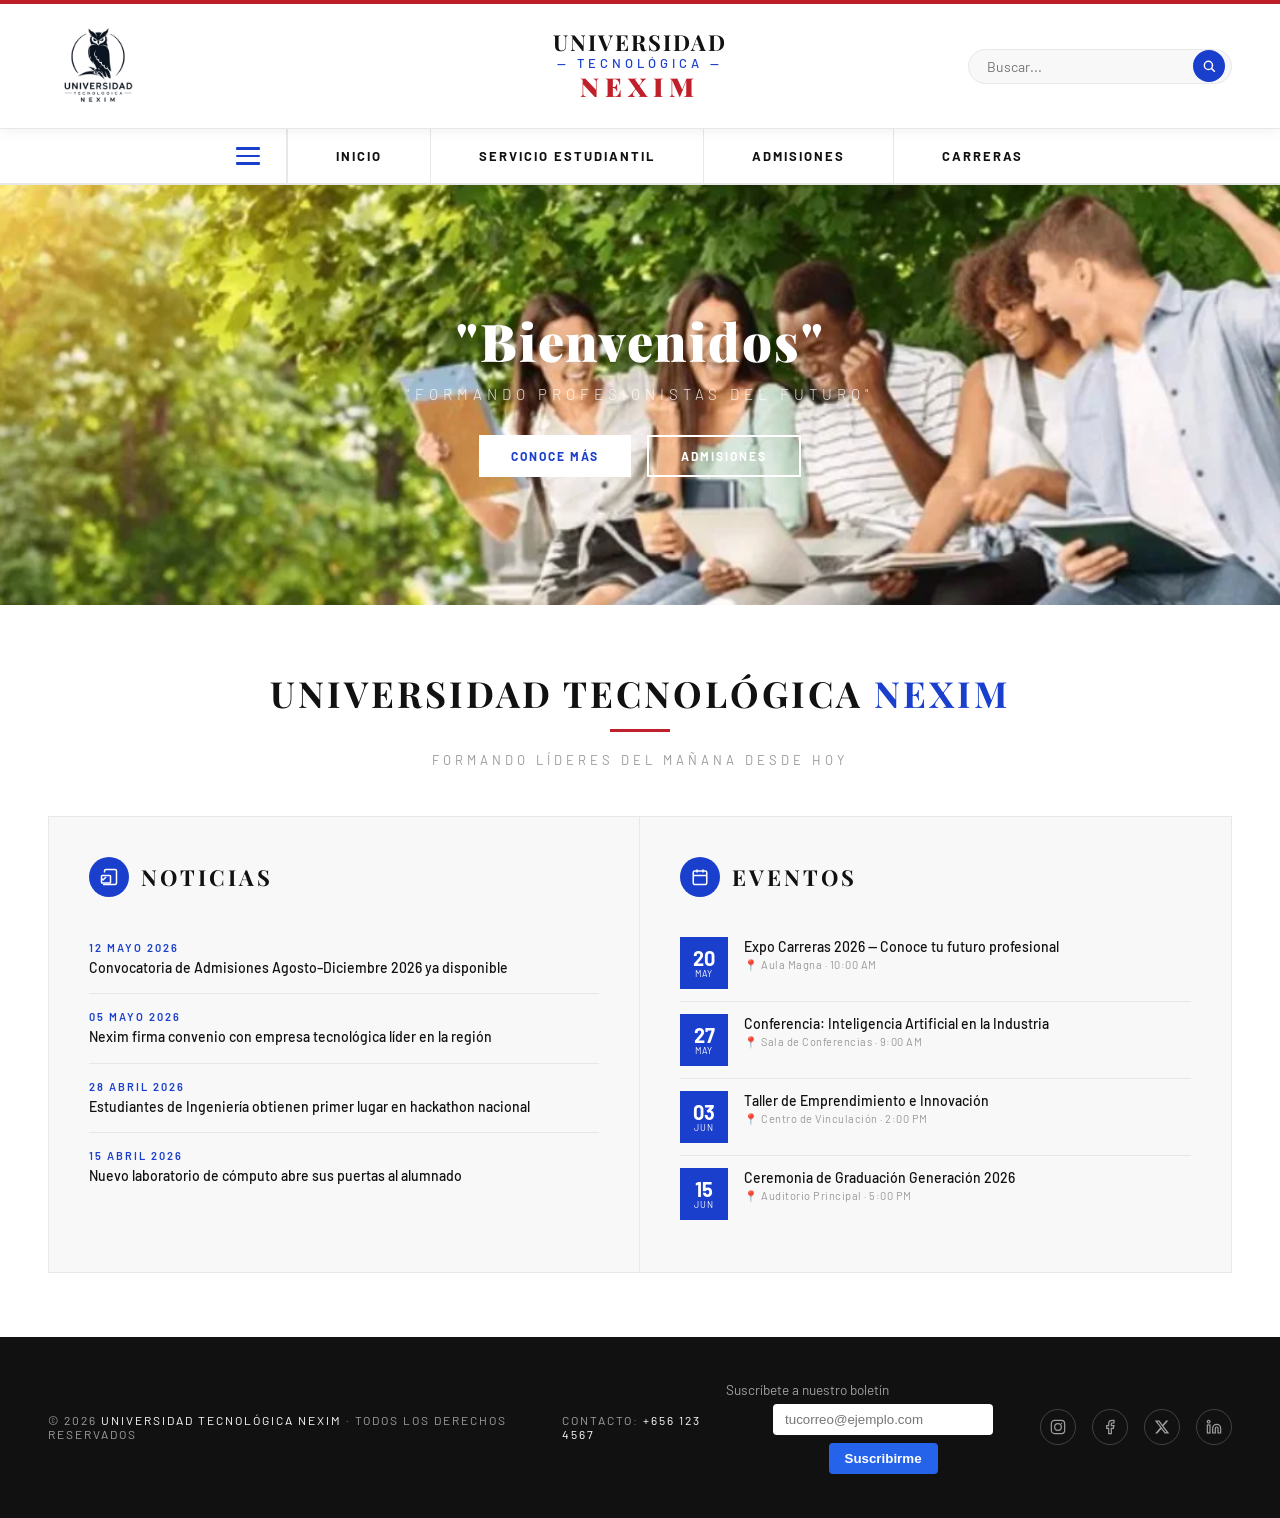
<file: index.html>
<!DOCTYPE html>
<html lang="es">
<head>
<meta charset="UTF-8">
<meta name="viewport" content="width=device-width, initial-scale=1.0">
<title>Universidad Tecnológica Nexim</title>
<link href="https://fonts.googleapis.com/css2?family=Playfair+Display:wght@700;900&family=Barlow:wght@300;400;500;600;700&display=swap" rel="stylesheet">
<link rel="stylesheet" href="style.css">
</head>
<body>

<div class="top-bar"></div>

<!-- HEADER -->
<header>
  <a class="logo-area" href="index.html">
    <img class="logo-img" src="img/logo v2.png" alt="Logo Universidad Tecnológica Nexim">
  </a>
  <div class="logo-text">
    <span class="universidad">Universidad</span>
    <span class="tecnologica">— Tecnológica —</span>
    <span class="nexim">Nexim</span>
  </div>
  <div class="search-box">
    <input type="text" placeholder="Buscar...">
    <button>
      <svg width="14" height="14" fill="none" stroke="currentColor" stroke-width="2.5" viewBox="0 0 24 24">
        <circle cx="11" cy="11" r="7"/><line x1="16.5" y1="16.5" x2="22" y2="22"/>
      </svg>
    </button>
  </div>
</header>

<!-- NAV -->
<nav>
  <ul>
    <li id="hb-wrap">
      <button class="hamburger-btn" id="hb-btn">
        <span></span><span></span><span></span>
      </button>
      <ul class="submenu" id="se-submenu">
        <li>
          <a href="noticias.html">
            <svg width="15" height="15" fill="none" stroke="currentColor" stroke-width="2" viewBox="0 0 24 24">
              <path d="M4 22h16a2 2 0 0 0 2-2V4a2 2 0 0 0-2-2H8a2 2 0 0 0-2 2v2"/>
              <rect x="2" y="10" width="12" height="10" rx="1"/>
              <path d="M2 14l2 2 4-4"/>
            </svg>
            Noticias
          </a>
        </li>
        <li>
          <a href="eventos.html">
            <svg width="15" height="15" fill="none" stroke="currentColor" stroke-width="2" viewBox="0 0 24 24">
              <rect x="3" y="4" width="18" height="18" rx="2" ry="2"/>
              <line x1="16" y1="2" x2="16" y2="6"/>
              <line x1="8" y1="2" x2="8" y2="6"/>
              <line x1="3" y1="10" x2="21" y2="10"/>
            </svg>
            Eventos
          </a>
        </li>
        <!-- ── NUEVO: PORTAL ESTUDIANTIL ── -->
        <li class="submenu-divider"></li>
        <li>
          <a href="login.html" class="submenu-portal">
            <svg width="15" height="15" fill="none" stroke="currentColor" stroke-width="2" viewBox="0 0 24 24">
              <path d="M20 21v-2a4 4 0 0 0-4-4H8a4 4 0 0 0-4 4v2"/>
              <circle cx="12" cy="7" r="4"/>
            </svg>
            Portal Estudiantil
          </a>
        </li>
      </ul>
    </li>
    <li><a href="index.html">Inicio</a></li>
    <li><a href="estudiantil.html">Servicio Estudiantil</a></li>
    <li><a href="admisiones.html">Admisiones</a></li>
    <li><a href="carreras.html">Carreras</a></li>
  </ul>
</nav>

<!-- HERO -->
<section class="hero">
  <div class="hero-pattern"></div>
  <div class="hero-content">
    <h1>"Bienvenidos"</h1>
    <p>"Formando Profesionistas del Futuro"</p>
    <div class="hero-cta">
      <a href="carreras.html" class="btn-primary">Conoce más</a>
      <a href="admisiones.html" class="btn-outline">Admisiones</a>
    </div>
  </div>
</section>

<!-- WELCOME -->
<section class="welcome">
  <h2>Universidad Tecnológica <span>Nexim</span></h2>
  <div class="divider"></div>
  <p>Formando líderes del mañana desde hoy</p>
</section>

<!-- NEWS & EVENTS -->
<section class="news-events">
  <div class="news-panel">
    <div class="panel-header">
      <div class="panel-icon">
        <svg width="18" height="18" fill="none" stroke="currentColor" stroke-width="2" viewBox="0 0 24 24">
          <path d="M4 22h16a2 2 0 0 0 2-2V4a2 2 0 0 0-2-2H8a2 2 0 0 0-2 2v2"/>
          <path d="M2 14l2 2 4-4"/><rect x="2" y="10" width="12" height="10" rx="1"/>
        </svg>
      </div>
      <h3>Noticias</h3>
    </div>
    <div class="news-item">
      <div class="date">12 Mayo 2026</div>
      <div class="title">Convocatoria de Admisiones Agosto–Diciembre 2026 ya disponible</div>
    </div>
    <div class="news-item">
      <div class="date">05 Mayo 2026</div>
      <div class="title">Nexim firma convenio con empresa tecnológica líder en la región</div>
    </div>
    <div class="news-item">
      <div class="date">28 Abril 2026</div>
      <div class="title">Estudiantes de Ingeniería obtienen primer lugar en hackathon nacional</div>
    </div>
    <div class="news-item">
      <div class="date">15 Abril 2026</div>
      <div class="title">Nuevo laboratorio de cómputo abre sus puertas al alumnado</div>
    </div>
  </div>

  <div class="events-panel">
    <div class="panel-header">
      <div class="panel-icon">
        <svg width="18" height="18" fill="none" stroke="currentColor" stroke-width="2" viewBox="0 0 24 24">
          <rect x="3" y="4" width="18" height="18" rx="2" ry="2"/>
          <line x1="16" y1="2" x2="16" y2="6"/>
          <line x1="8" y1="2" x2="8" y2="6"/>
          <line x1="3" y1="10" x2="21" y2="10"/>
        </svg>
      </div>
      <h3>Eventos</h3>
    </div>
    <div class="event-item">
      <div class="event-date-box"><span class="day">20</span><span class="month">May</span></div>
      <div class="event-info">
        <div class="title">Expo Carreras 2026 — Conoce tu futuro profesional</div>
        <div class="place">📍 Aula Magna · 10:00 AM</div>
      </div>
    </div>
    <div class="event-item">
      <div class="event-date-box"><span class="day">27</span><span class="month">May</span></div>
      <div class="event-info">
        <div class="title">Conferencia: Inteligencia Artificial en la Industria</div>
        <div class="place">📍 Sala de Conferencias · 9:00 AM</div>
      </div>
    </div>
    <div class="event-item">
      <div class="event-date-box"><span class="day">03</span><span class="month">Jun</span></div>
      <div class="event-info">
        <div class="title">Taller de Emprendimiento e Innovación</div>
        <div class="place">📍 Centro de Vinculación · 2:00 PM</div>
      </div>
    </div>
    <div class="event-item">
      <div class="event-date-box"><span class="day">15</span><span class="month">Jun</span></div>
      <div class="event-info">
        <div class="title">Ceremonia de Graduación Generación 2026</div>
        <div class="place">📍 Auditorio Principal · 5:00 PM</div>
      </div>
    </div>
  </div>
</section>

<!-- FOOTER -->
<footer>
  <div class="copy">© 2026 <span>Universidad Tecnológica Nexim</span> · Todos los derechos reservados</div>
  <div class="copy">Contacto: <span>+656 123 4567</span></div>
  <form class="newsletter" onsubmit="event.preventDefault(); alert('¡Gracias por suscribirte!'); this.reset();">
  <label for="newsletter-email">Suscríbete a nuestro boletín</label>
  <div class="newsletter-row">
    <input type="email" id="newsletter-email" placeholder="tucorreo@ejemplo.com" required>
    <button type="submit">Suscribirme</button>
  </div>
  </form>
  <div class="social-links">
        <a href="https://www.instagram.com/" target="_blank" rel="noopener" title="Instagram">
        <svg width="16" height="16" fill="none" stroke="currentColor" stroke-width="1.8" viewBox="0 0 24 24">
            <rect x="2" y="2" width="20" height="20" rx="5" ry="5"/>
            <circle cx="12" cy="12" r="5"/>
            <circle cx="17.5" cy="6.5" r="1" fill="currentColor" stroke="none"/>
        </svg>
        </a>
        <a href="https://www.facebook.com/" target="_blank" rel="noopener" title="Facebook">
        <svg width="16" height="16" fill="none" stroke="currentColor" stroke-width="1.8" viewBox="0 0 24 24">
            <path d="M18 2h-3a5 5 0 0 0-5 5v3H7v4h3v8h4v-8h3l1-4h-4V7a1 1 0 0 1 1-1h3z"/>
        </svg>
        </a>
        <a href="https://x.com/" target="_blank" rel="noopener" title="Twitter">
            <svg width="16" height="16" fill="currentColor" viewBox="0 0 24 24">
                <path d="M18.244 2.25h3.308l-7.227 8.26 8.502 11.24H16.17l-5.214-6.817L4.99 21.75H1.68l7.73-8.835L1.254 2.25H8.08l4.713 6.231zm-1.161 17.52h1.833L7.084 4.126H5.117z"/>
            </svg>
        </a>
        <a href="https://www.linkedin.com/" target="_blank" rel="noopener" title="LinkedIn">
            <svg width="16" height="16" fill="none" stroke="currentColor" stroke-width="1.8" viewBox="0 0 24 24">
                <path d="M16 8a6 6 0 0 1 6 6v7h-4v-7a2 2 0 0 0-2-2 2 2 0 0 0-2 2v7h-4v-7a6 6 0 0 1 6-6z"/>
                <rect x="2" y="9" width="4" height="12"/>
                <circle cx="4" cy="4" r="2"/>
            </svg>
        </a>
    </div>
</footer>

<style>
/* ── SEPARADOR Y ESTILO PORTAL EN SUBMENÚ ── */
.submenu-divider {
  height: 1px;
  background: #e5e7eb;
  margin: 6px 12px;
  list-style: none;
}
.submenu-portal {
  color: #1a2744 !important;
  font-weight: 600 !important;
}
.submenu-portal svg {
  stroke: #2563eb;
}
</style>

<script>
  const hbBtn = document.getElementById('hb-btn');
  const submenu = document.getElementById('se-submenu');

  hbBtn.addEventListener('click', function(e) {
    e.stopPropagation();
    const isOpen = submenu.classList.toggle('open');
    if (isOpen) {
      const rect = hbBtn.getBoundingClientRect();
      submenu.style.top  = (rect.bottom) + 'px';
      submenu.style.left = (rect.left)   + 'px';
    }
  });

  document.addEventListener('click', function() {
    submenu.classList.remove('open');
  });
</script>

</body>
</html>
</file>
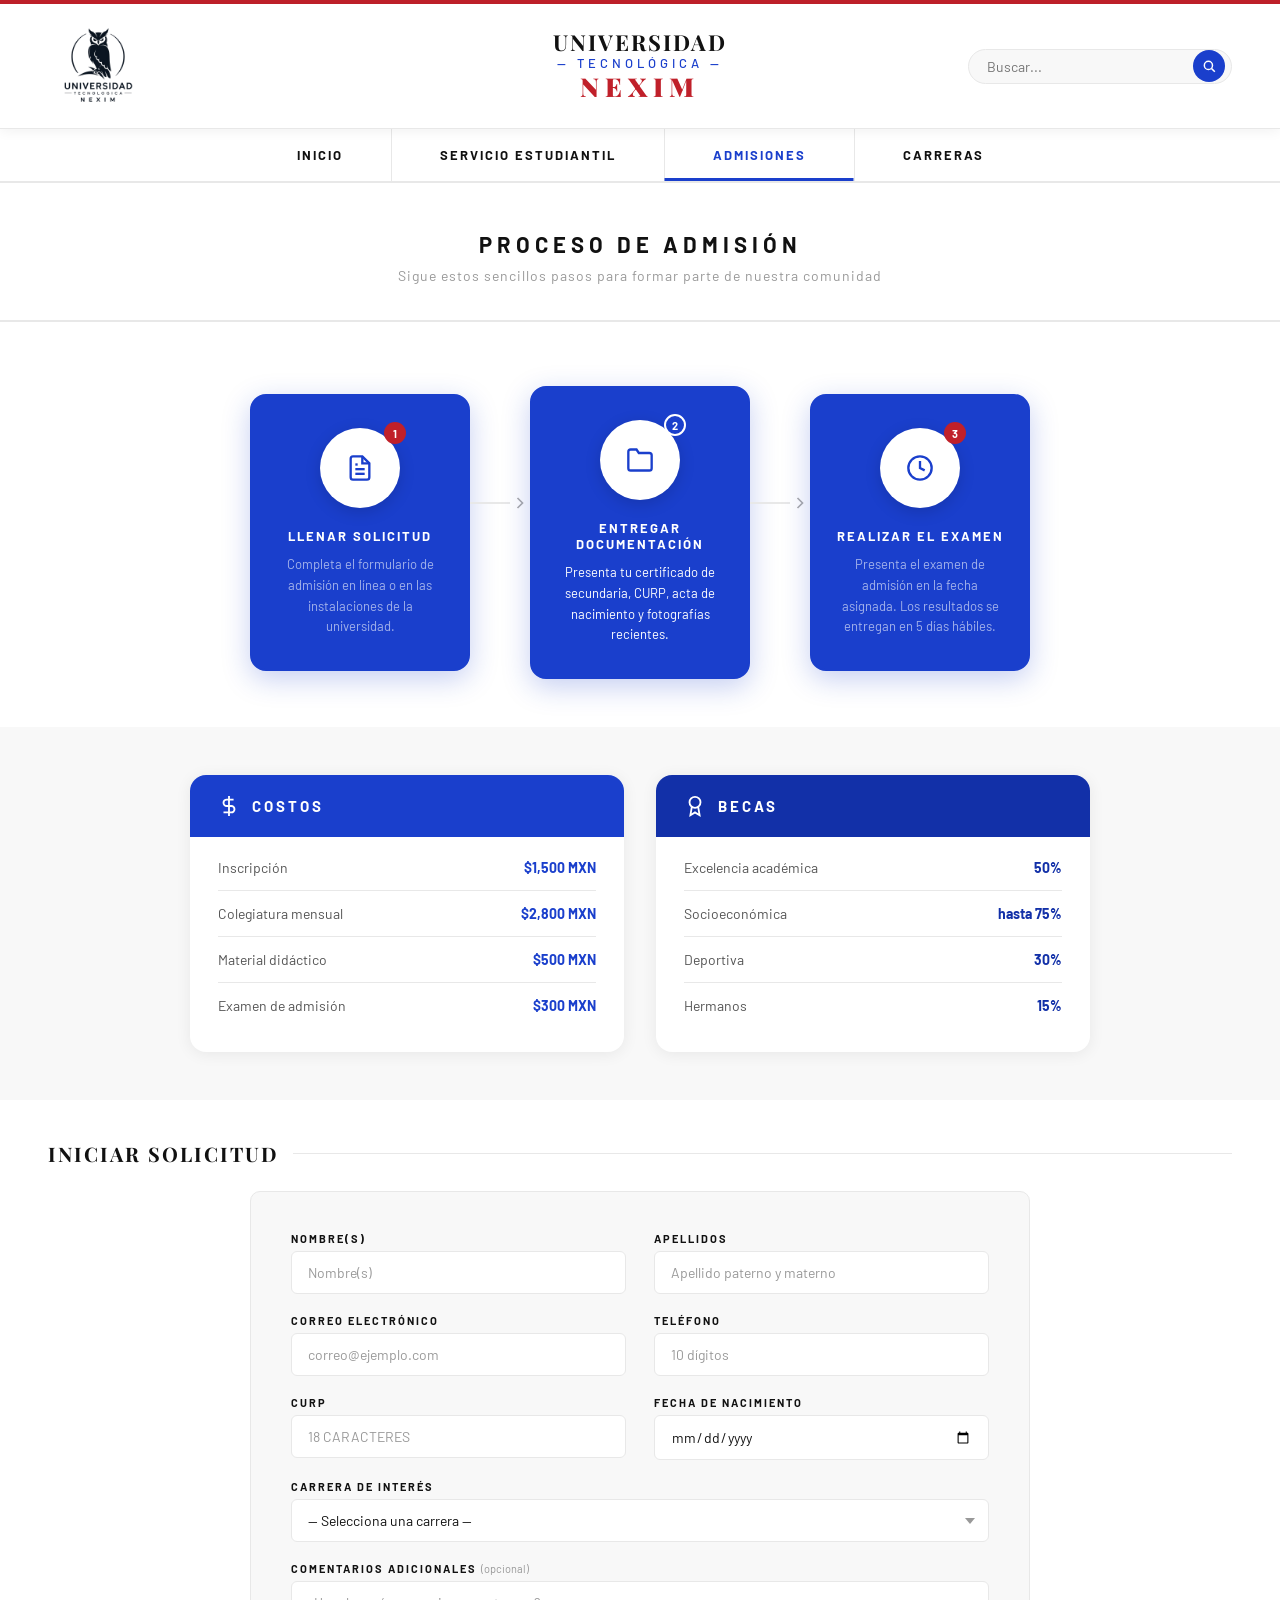
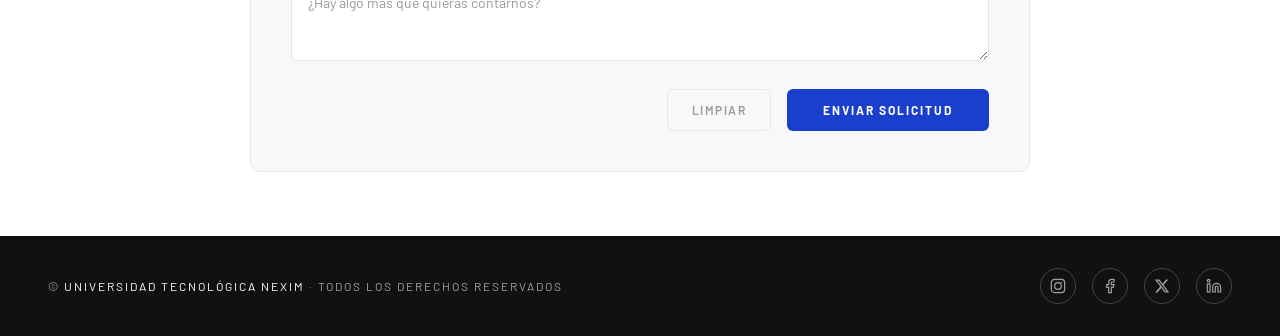
<file: admisiones.html>
<!DOCTYPE html>
<html lang="es">
<head>
<meta charset="UTF-8">
<meta name="viewport" content="width=device-width, initial-scale=1.0">
<title>Admisiones — Universidad Tecnológica Nexim</title>
<link href="https://fonts.googleapis.com/css2?family=Playfair+Display:wght@700;900&family=Barlow:wght@300;400;500;600;700&display=swap" rel="stylesheet">
<link rel="stylesheet" href="style.css">
<link rel="stylesheet" href="admisiones.css">

</head>
<body>

<div class="top-bar"></div>

<!-- HEADER -->
<header>
  <a class="logo-area" href="index.html">
    <img class="logo-img" src="img/logo v2.png" alt="Logo Universidad Tecnológica Nexim">
  </a>
  <div class="logo-text">
    <span class="universidad">Universidad</span>
    <span class="tecnologica">— Tecnológica —</span>
    <span class="nexim">Nexim</span>
  </div>
  <div class="search-box">
    <input type="text" placeholder="Buscar...">
    <button>
      <svg width="14" height="14" fill="none" stroke="currentColor" stroke-width="2.5" viewBox="0 0 24 24">
        <circle cx="11" cy="11" r="7"/><line x1="16.5" y1="16.5" x2="22" y2="22"/>
      </svg>
    </button>
  </div>
</header>

<!-- NAV -->
<nav>
  <ul>
    <li><a href="index.html">Inicio</a></li>
    <li><a href="estudiantil.html">Servicio Estudiantil</a></li>
    <li><a href="admisiones.html" class="active">Admisiones</a></li>
    <li><a href="carreras.html">Carreras</a></li>
  </ul>
</nav>

<!-- PAGE TITLE -->
<section class="page-title">
  <h2>Proceso de Admisión</h2>
  <p>Sigue estos sencillos pasos para formar parte de nuestra comunidad</p>
</section>

<!-- PASOS -->
<section class="pasos-section">
  <div class="pasos-wrapper">

    <div class="paso-card">
      <div class="paso-circulo">
        <svg width="28" height="28" fill="none" stroke="currentColor" stroke-width="2" viewBox="0 0 24 24">
          <path d="M14 2H6a2 2 0 0 0-2 2v16a2 2 0 0 0 2 2h12a2 2 0 0 0 2-2V8z"/>
          <polyline points="14 2 14 8 20 8"/>
          <line x1="16" y1="13" x2="8" y2="13"/>
          <line x1="16" y1="17" x2="8" y2="17"/>
          <polyline points="10 9 9 9 8 9"/>
        </svg>
        <span class="paso-num">1</span>
      </div>
      <h4>Llenar Solicitud</h4>
      <p>Completa el formulario de admisión en línea o en las instalaciones de la universidad.</p>
    </div>

    <div class="paso-conector">
      <div class="linea"></div>
      <svg width="20" height="20" fill="none" stroke="#aaa" stroke-width="2" viewBox="0 0 24 24">
        <polyline points="9 18 15 12 9 6"/>
      </svg>
    </div>

    <div class="paso-card destacado">
      <div class="paso-circulo">
        <svg width="28" height="28" fill="none" stroke="currentColor" stroke-width="2" viewBox="0 0 24 24">
          <path d="M22 19a2 2 0 0 1-2 2H4a2 2 0 0 1-2-2V5a2 2 0 0 1 2-2h5l2 3h9a2 2 0 0 1 2 2z"/>
        </svg>
        <span class="paso-num">2</span>
      </div>
      <h4>Entregar Documentación</h4>
      <p>Presenta tu certificado de secundaria, CURP, acta de nacimiento y fotografías recientes.</p>
    </div>

    <div class="paso-conector">
      <div class="linea"></div>
      <svg width="20" height="20" fill="none" stroke="#aaa" stroke-width="2" viewBox="0 0 24 24">
        <polyline points="9 18 15 12 9 6"/>
      </svg>
    </div>

    <div class="paso-card">
      <div class="paso-circulo">
        <svg width="28" height="28" fill="none" stroke="currentColor" stroke-width="2" viewBox="0 0 24 24">
          <circle cx="12" cy="12" r="10"/>
          <polyline points="12 6 12 12 16 14"/>
        </svg>
        <span class="paso-num">3</span>
      </div>
      <h4>Realizar el Examen</h4>
      <p>Presenta el examen de admisión en la fecha asignada. Los resultados se entregan en 5 días hábiles.</p>
    </div>

  </div>
</section>

<!-- TARJETAS COSTOS Y BECAS -->
<section class="info-section">
  <div class="info-cards">

    <div class="info-card">
      <div class="card-header costos-header">
        <svg width="22" height="22" fill="none" stroke="currentColor" stroke-width="2" viewBox="0 0 24 24">
          <line x1="12" y1="1" x2="12" y2="23"/>
          <path d="M17 5H9.5a3.5 3.5 0 0 0 0 7h5a3.5 3.5 0 0 1 0 7H6"/>
        </svg>
        <h3>Costos</h3>
      </div>
      <div class="card-body">
        <div class="card-row"><span>Inscripción</span><strong>$1,500 MXN</strong></div>
        <div class="card-row"><span>Colegiatura mensual</span><strong>$2,800 MXN</strong></div>
        <div class="card-row"><span>Material didáctico</span><strong>$500 MXN</strong></div>
        <div class="card-row"><span>Examen de admisión</span><strong>$300 MXN</strong></div>
      </div>
    </div>

    <div class="info-card">
      <div class="card-header becas-header">
        <svg width="22" height="22" fill="none" stroke="currentColor" stroke-width="2" viewBox="0 0 24 24">
          <circle cx="12" cy="8" r="6"/>
          <path d="M15.477 12.89L17 22l-5-3-5 3 1.523-9.11"/>
        </svg>
        <h3>Becas</h3>
      </div>
      <div class="card-body">
        <div class="card-row"><span>Excelencia académica</span><strong class="beca-pct">50%</strong></div>
        <div class="card-row"><span>Socioeconómica</span><strong class="beca-pct">hasta 75%</strong></div>
        <div class="card-row"><span>Deportiva</span><strong class="beca-pct">30%</strong></div>
        <div class="card-row"><span>Hermanos</span><strong class="beca-pct">15%</strong></div>
      </div>
    </div>

  </div>
</section>

<!-- FORMULARIO DE SOLICITUD -->
<section class="solicitud-section">
  <div class="section-label">
    <h2>Iniciar Solicitud</h2>
  </div>

  <div class="solicitud-form">

    <div class="sform-alert" id="sform-alert">
      <svg width="16" height="16" fill="none" stroke="currentColor" stroke-width="2" viewBox="0 0 24 24">
        <circle cx="12" cy="12" r="10"/>
        <line x1="12" y1="8" x2="12" y2="12"/>
        <line x1="12" y1="16" x2="12.01" y2="16"/>
      </svg>
      <span id="sform-alert-msg"></span>
    </div>

    <div class="solicitud-form-grid">

      <!-- Nombre -->
      <div class="sform-group">
        <label for="sf-nombre">Nombre(s)</label>
        <input type="text" id="sf-nombre" placeholder="Nombre(s)">
        <span class="field-error" id="sf-nombre-err"></span>
      </div>

      <!-- Apellidos -->
      <div class="sform-group">
        <label for="sf-apellidos">Apellidos</label>
        <input type="text" id="sf-apellidos" placeholder="Apellido paterno y materno">
        <span class="field-error" id="sf-apellidos-err"></span>
      </div>

      <!-- Correo -->
      <div class="sform-group">
        <label for="sf-correo">Correo Electrónico</label>
        <input type="email" id="sf-correo" placeholder="correo@ejemplo.com">
        <span class="field-error" id="sf-correo-err"></span>
      </div>

      <!-- Teléfono -->
      <div class="sform-group">
        <label for="sf-telefono">Teléfono</label>
        <input type="tel" id="sf-telefono" placeholder="10 dígitos" maxlength="10">
        <span class="field-error" id="sf-telefono-err"></span>
      </div>

      <!-- CURP -->
      <div class="sform-group">
        <label for="sf-curp">CURP</label>
        <input type="text" id="sf-curp" placeholder="18 caracteres" maxlength="18" style="text-transform:uppercase">
        <span class="field-error" id="sf-curp-err"></span>
      </div>

      <!-- Fecha nacimiento -->
      <div class="sform-group">
        <label for="sf-fecha">Fecha de Nacimiento</label>
        <input type="date" id="sf-fecha">
        <span class="field-error" id="sf-fecha-err"></span>
      </div>

      <!-- Carrera -->
      <div class="sform-group full">
        <label for="sf-carrera">Carrera de interés</label>
        <div class="select-wrap">
          <select id="sf-carrera">
            <option value="" disabled selected>— Selecciona una carrera —</option>
            <option>Ingeniería en Tecnologías de la Información</option>
            <option>Ingeniería Industrial</option>
            <option>Administración de Empresas</option>
            <option>Contaduría Pública</option>
            <option>Diseño Gráfico Digital</option>
          </select>
        </div>
        <span class="field-error" id="sf-carrera-err"></span>
      </div>

      <!-- Comentarios -->
      <div class="sform-group full">
        <label for="sf-comentarios">Comentarios adicionales <span style="font-weight:400;text-transform:none;letter-spacing:0;font-size:11px;color:#999">(opcional)</span></label>
        <textarea id="sf-comentarios" placeholder="¿Hay algo más que quieras contarnos?"></textarea>
      </div>

    </div>

    <div class="sform-footer">
      <button class="btn-limpiar" type="button" onclick="limpiarSolicitud()">Limpiar</button>
      <button class="btn-enviar-solicitud" type="button" id="btn-solicitud" onclick="enviarSolicitud()">
        Enviar Solicitud
      </button>
    </div>

  </div>
</section>

<!-- FOOTER -->
<footer>
  <div class="copy">© <span>Universidad Tecnológica Nexim</span> · Todos los derechos reservados</div>
  <div class="social-links">
    <a href="#" title="Instagram">
      <svg width="16" height="16" fill="none" stroke="currentColor" stroke-width="1.8" viewBox="0 0 24 24">
        <rect x="2" y="2" width="20" height="20" rx="5" ry="5"/>
        <circle cx="12" cy="12" r="5"/>
        <circle cx="17.5" cy="6.5" r="1" fill="currentColor" stroke="none"/>
      </svg>
    </a>
    <a href="#" title="Facebook">
      <svg width="16" height="16" fill="none" stroke="currentColor" stroke-width="1.8" viewBox="0 0 24 24">
        <path d="M18 2h-3a5 5 0 0 0-5 5v3H7v4h3v8h4v-8h3l1-4h-4V7a1 1 0 0 1 1-1h3z"/>
      </svg>
    </a>
    <a href="#" title="Twitter">
      <svg width="16" height="16" fill="currentColor" viewBox="0 0 24 24">
        <path d="M18.244 2.25h3.308l-7.227 8.26 8.502 11.24H16.17l-5.214-6.817L4.99 21.75H1.68l7.73-8.835L1.254 2.25H8.08l4.713 6.231zm-1.161 17.52h1.833L7.084 4.126H5.117z"/>
      </svg>
    </a>
    <a href="#" title="LinkedIn">
      <svg width="16" height="16" fill="none" stroke="currentColor" stroke-width="1.8" viewBox="0 0 24 24">
        <path d="M16 8a6 6 0 0 1 6 6v7h-4v-7a2 2 0 0 0-2-2 2 2 0 0 0-2 2v7h-4v-7a6 6 0 0 1 6-6z"/>
        <rect x="2" y="9" width="4" height="12"/>
        <circle cx="4" cy="4" r="2"/>
      </svg>
    </a>
  </div>
</footer>

<script>
// ── HELPERS ──
function setField(inputId, errId, isOk, msg) {
  const input = document.getElementById(inputId);
  const errEl = document.getElementById(errId);
  input.classList.remove('error', 'ok');
  if (msg) { input.classList.add('error'); errEl.textContent = msg; errEl.classList.add('visible'); }
  else if (isOk) { input.classList.add('ok'); errEl.textContent = ''; errEl.classList.remove('visible'); }
  else { errEl.classList.remove('visible'); }
}

function showAlert(msg, type) {
  const al = document.getElementById('sform-alert');
  document.getElementById('sform-alert-msg').textContent = msg;
  al.className = 'sform-alert visible ' + type;
  al.scrollIntoView({ behavior: 'smooth', block: 'nearest' });
}

// ── VALIDACIONES ──
function validarNombre(val) {
  if (!val.trim()) return 'El nombre es obligatorio.';
  if (val.trim().length < 2) return 'Ingresa un nombre válido.';
  if (!/^[a-zA-ZáéíóúÁÉÍÓÚñÑ\s]+$/.test(val)) return 'Solo se permiten letras.';
  return null;
}

function validarCorreo(val) {
  if (!val.trim()) return 'El correo es obligatorio.';
  if (!/^[^\s@]+@[^\s@]+\.[^\s@]+$/.test(val)) return 'Ingresa un correo válido.';
  return null;
}

function validarTelefono(val) {
  if (!val.trim()) return 'El teléfono es obligatorio.';
  if (!/^\d{10}$/.test(val.replace(/\s/g, ''))) return 'Debe tener exactamente 10 dígitos.';
  return null;
}

function validarCURP(val) {
  if (!val.trim()) return 'La CURP es obligatoria.';
  if (val.trim().length !== 18) return 'La CURP debe tener 18 caracteres.';
  if (!/^[A-Z0-9]+$/.test(val.trim())) return 'La CURP solo contiene letras mayúsculas y números.';
  return null;
}

function validarFecha(val) {
  if (!val) return 'La fecha de nacimiento es obligatoria.';
  const fecha = new Date(val);
  const hoy = new Date();
  const edad = (hoy - fecha) / (1000 * 60 * 60 * 24 * 365.25);
  if (edad < 14) return 'Debes tener al menos 14 años.';
  if (edad > 60) return 'Verifica la fecha de nacimiento.';
  return null;
}

function validarCarrera(val) {
  if (!val) return 'Selecciona una carrera.';
  return null;
}

// ── ENVIAR ──
function enviarSolicitud() {
  document.getElementById('sform-alert').classList.remove('visible');

  const nombre    = document.getElementById('sf-nombre').value;
  const apellidos = document.getElementById('sf-apellidos').value;
  const correo    = document.getElementById('sf-correo').value;
  const telefono  = document.getElementById('sf-telefono').value;
  const curp      = document.getElementById('sf-curp').value.toUpperCase();
  const fecha     = document.getElementById('sf-fecha').value;
  const carrera   = document.getElementById('sf-carrera').value;

  const errNombre    = validarNombre(nombre);
  const errApellidos = validarNombre(apellidos);
  const errCorreo    = validarCorreo(correo);
  const errTelefono  = validarTelefono(telefono);
  const errCURP      = validarCURP(curp);
  const errFecha     = validarFecha(fecha);
  const errCarrera   = validarCarrera(carrera);

  setField('sf-nombre',    'sf-nombre-err',    !errNombre,    errNombre);
  setField('sf-apellidos', 'sf-apellidos-err', !errApellidos, errApellidos);
  setField('sf-correo',    'sf-correo-err',    !errCorreo,    errCorreo);
  setField('sf-telefono',  'sf-telefono-err',  !errTelefono,  errTelefono);
  setField('sf-curp',      'sf-curp-err',      !errCURP,      errCURP);
  setField('sf-fecha',     'sf-fecha-err',     !errFecha,     errFecha);
  setField('sf-carrera',   'sf-carrera-err',   !errCarrera,   errCarrera);

  if (errNombre || errApellidos || errCorreo || errTelefono || errCURP || errFecha || errCarrera) {
    showAlert('Por favor corrige los campos marcados antes de continuar.', 'error');
    return;
  }

  const btn = document.getElementById('btn-solicitud');
  btn.disabled = true;
  btn.textContent = 'Enviando...';

  setTimeout(() => {
    showAlert(`¡Solicitud enviada exitosamente, ${nombre.trim()}! Recibirás confirmación en tu correo.`, 'success');
    btn.textContent = '✓ Solicitud Enviada';
    btn.style.background = '#1a8a4a';
  }, 1000);
}

// ── LIMPIAR ──
function limpiarSolicitud() {
  ['sf-nombre','sf-apellidos','sf-correo','sf-telefono','sf-curp','sf-fecha','sf-carrera','sf-comentarios']
    .forEach(id => {
      const el = document.getElementById(id);
      if (el.tagName === 'SELECT') el.selectedIndex = 0;
      else el.value = '';
      el.classList.remove('error','ok');
    });
  ['sf-nombre-err','sf-apellidos-err','sf-correo-err','sf-telefono-err','sf-curp-err','sf-fecha-err','sf-carrera-err']
    .forEach(id => { document.getElementById(id).classList.remove('visible'); });
  document.getElementById('sform-alert').classList.remove('visible');
  const btn = document.getElementById('btn-solicitud');
  btn.disabled = false;
  btn.textContent = 'Enviar Solicitud';
  btn.style.background = '';
}

// ── CURP uppercase en tiempo real ──
document.getElementById('sf-curp').addEventListener('input', function() {
  this.value = this.value.toUpperCase();
});

// ── Solo números en teléfono ──
document.getElementById('sf-telefono').addEventListener('input', function() {
  this.value = this.value.replace(/\D/g, '');
});

// ── Validación blur ──
const blurMap = [
  ['sf-nombre',    'sf-nombre-err',    () => validarNombre(document.getElementById('sf-nombre').value)],
  ['sf-apellidos', 'sf-apellidos-err', () => validarNombre(document.getElementById('sf-apellidos').value)],
  ['sf-correo',    'sf-correo-err',    () => validarCorreo(document.getElementById('sf-correo').value)],
  ['sf-telefono',  'sf-telefono-err',  () => validarTelefono(document.getElementById('sf-telefono').value)],
  ['sf-curp',      'sf-curp-err',      () => validarCURP(document.getElementById('sf-curp').value)],
  ['sf-fecha',     'sf-fecha-err',     () => validarFecha(document.getElementById('sf-fecha').value)],
  ['sf-carrera',   'sf-carrera-err',   () => validarCarrera(document.getElementById('sf-carrera').value)],
];
blurMap.forEach(([inputId, errId, fn]) => {
  document.getElementById(inputId).addEventListener('blur', function() {
    const err = fn();
    setField(inputId, errId, !err, err);
  });
});
</script>

</body>
</html>
</file>
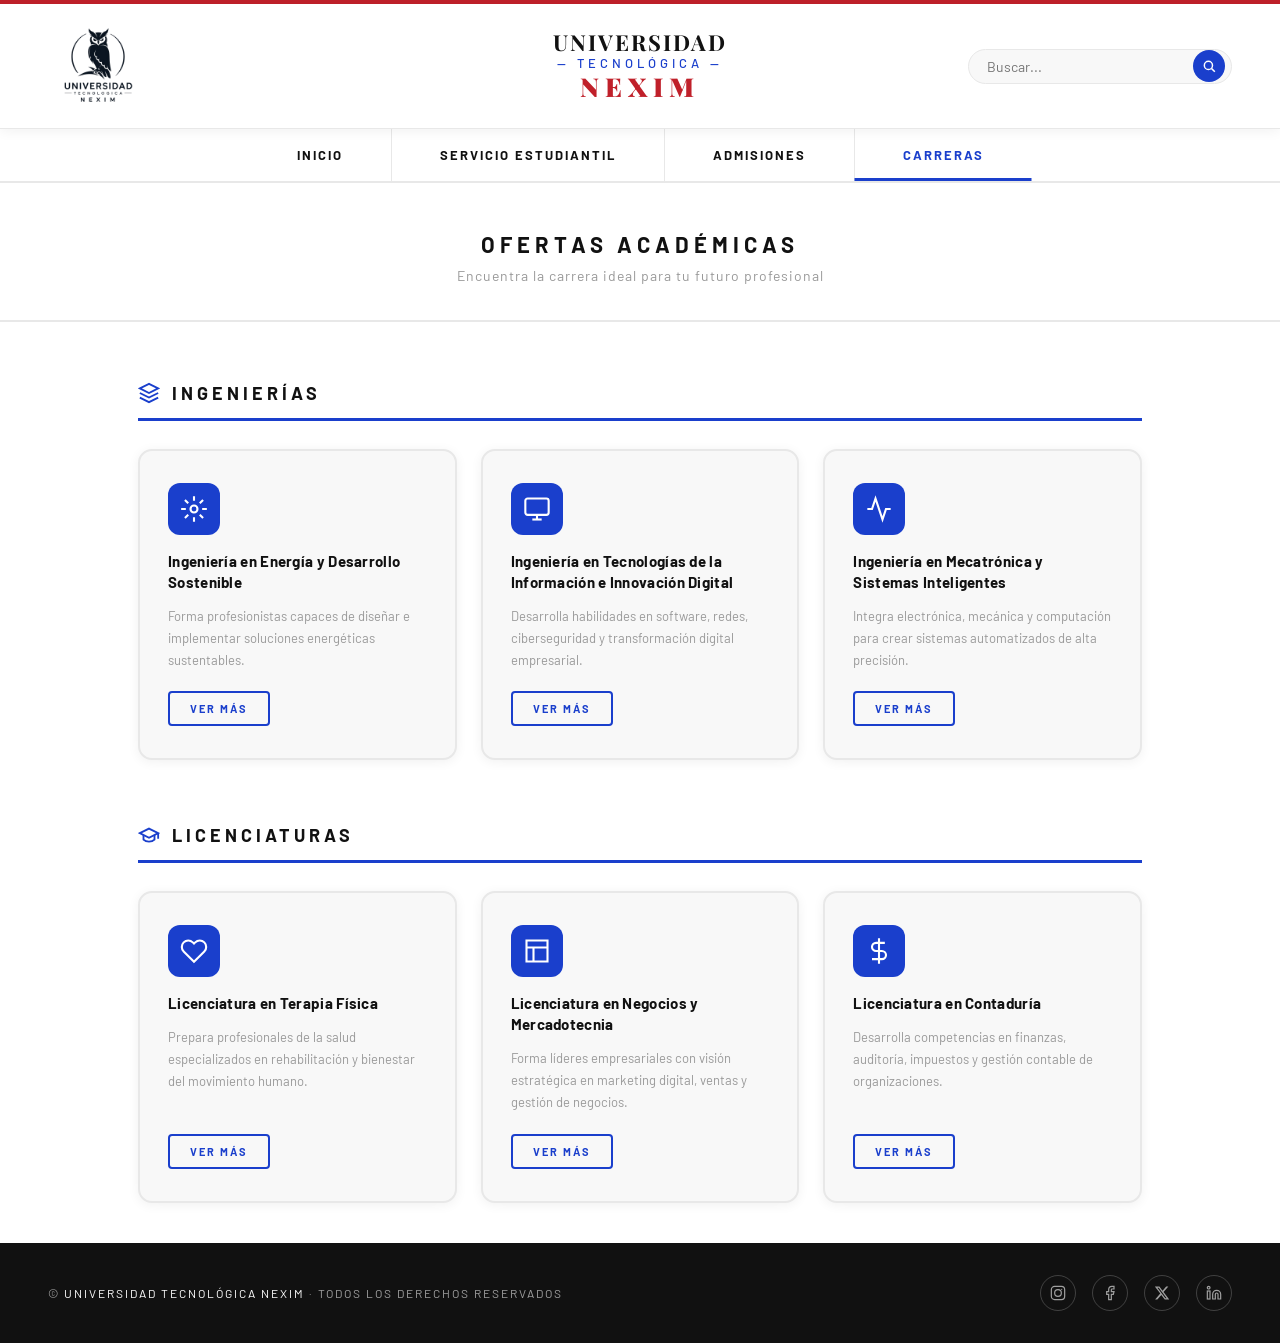
<file: carreras.html>
<!DOCTYPE html>
<html lang="es">
<head>
<meta charset="UTF-8">
<meta name="viewport" content="width=device-width, initial-scale=1.0">
<title>Carreras — Universidad Tecnológica Nexim</title>
<link href="https://fonts.googleapis.com/css2?family=Playfair+Display:wght@700;900&family=Barlow:wght@300;400;500;600;700&display=swap" rel="stylesheet">
<link rel="stylesheet" href="style.css">
<link rel="stylesheet" href="carreras.css">
</head>
<body>

<div class="top-bar"></div>

<!-- HEADER -->
<header>
  <a class="logo-area" href="index.html">
    <img class="logo-img" src="img/logo v2.png" alt="Logo Universidad Tecnológica Nexim">
  </a>
  <div class="logo-text">
    <span class="universidad">Universidad</span>
    <span class="tecnologica">— Tecnológica —</span>
    <span class="nexim">Nexim</span>
  </div>
  <div class="search-box">
    <input type="text" placeholder="Buscar...">
    <button>
      <svg width="14" height="14" fill="none" stroke="currentColor" stroke-width="2.5" viewBox="0 0 24 24">
        <circle cx="11" cy="11" r="7"/><line x1="16.5" y1="16.5" x2="22" y2="22"/>
      </svg>
    </button>
  </div>
</header>

<!-- NAV -->
<nav>
  <ul>
    <li><a href="index.html">Inicio</a></li>
    <li><a href="estudiantil.html">Servicio Estudiantil</a></li>
    <li><a href="admisiones.html">Admisiones</a></li>
    <li><a href="carreras.html" class="active">Carreras</a></li>
  </ul>
</nav>

<!-- PAGE TITLE -->
<section class="page-title">
  <h2>Ofertas Académicas</h2>
  <p>Encuentra la carrera ideal para tu futuro profesional</p>
</section>

<!-- CONTENIDO -->
<main class="carreras-content">

  <!-- INGENIERÍAS -->
  <section class="categoria">
    <div class="categoria-header">
      <svg width="22" height="22" fill="none" stroke="currentColor" stroke-width="2" viewBox="0 0 24 24">
        <path d="M12 2L2 7l10 5 10-5-10-5z"/>
        <path d="M2 17l10 5 10-5"/>
        <path d="M2 12l10 5 10-5"/>
      </svg>
      <h3>Ingenierías</h3>
    </div>

    <div class="carreras-grid">

      <div class="carrera-card">
        <div class="carrera-icon">
          <svg width="28" height="28" fill="none" stroke="currentColor" stroke-width="1.8" viewBox="0 0 24 24">
            <circle cx="12" cy="12" r="3"/>
            <path d="M12 1v4M12 19v4M4.22 4.22l2.83 2.83M16.95 16.95l2.83 2.83M1 12h4M19 12h4M4.22 19.78l2.83-2.83M16.95 7.05l2.83-2.83"/>
          </svg>
        </div>
        <h4>Ingeniería en Energía y Desarrollo Sostenible</h4>
        <p>Forma profesionistas capaces de diseñar e implementar soluciones energéticas sustentables.</p>
        <a href="admisiones.html" class="carrera-btn">Ver más</a>
      </div>

      <div class="carrera-card">
        <div class="carrera-icon">
          <svg width="28" height="28" fill="none" stroke="currentColor" stroke-width="1.8" viewBox="0 0 24 24">
            <rect x="2" y="3" width="20" height="14" rx="2"/>
            <line x1="8" y1="21" x2="16" y2="21"/>
            <line x1="12" y1="17" x2="12" y2="21"/>
          </svg>
        </div>
        <h4>Ingeniería en Tecnologías de la Información e Innovación Digital</h4>
        <p>Desarrolla habilidades en software, redes, ciberseguridad y transformación digital empresarial.</p>
        <a href="admisiones.html" class="carrera-btn">Ver más</a>
      </div>

      <div class="carrera-card">
        <div class="carrera-icon">
          <svg width="28" height="28" fill="none" stroke="currentColor" stroke-width="1.8" viewBox="0 0 24 24">
            <polyline points="22 12 18 12 15 21 9 3 6 12 2 12"/>
          </svg>
        </div>
        <h4>Ingeniería en Mecatrónica y Sistemas Inteligentes</h4>
        <p>Integra electrónica, mecánica y computación para crear sistemas automatizados de alta precisión.</p>
        <a href="admisiones.html" class="carrera-btn">Ver más</a>
      </div>

    </div>
  </section>

  <!-- LICENCIATURAS -->
  <section class="categoria">
    <div class="categoria-header">
      <svg width="22" height="22" fill="none" stroke="currentColor" stroke-width="2" viewBox="0 0 24 24">
        <path d="M22 10v6M2 10l10-5 10 5-10 5z"/>
        <path d="M6 12v5c3 3 9 3 12 0v-5"/>
      </svg>
      <h3>Licenciaturas</h3>
    </div>

    <div class="carreras-grid">

      <div class="carrera-card">
        <div class="carrera-icon">
          <svg width="28" height="28" fill="none" stroke="currentColor" stroke-width="1.8" viewBox="0 0 24 24">
            <path d="M20.84 4.61a5.5 5.5 0 0 0-7.78 0L12 5.67l-1.06-1.06a5.5 5.5 0 0 0-7.78 7.78l1.06 1.06L12 21.23l7.78-7.78 1.06-1.06a5.5 5.5 0 0 0 0-7.78z"/>
          </svg>
        </div>
        <h4>Licenciatura en Terapia Física</h4>
        <p>Prepara profesionales de la salud especializados en rehabilitación y bienestar del movimiento humano.</p>
        <a href="admisiones.html" class="carrera-btn">Ver más</a>
      </div>

      <div class="carrera-card">
        <div class="carrera-icon">
          <svg width="28" height="28" fill="none" stroke="currentColor" stroke-width="1.8" viewBox="0 0 24 24">
            <path d="M3 3h18v18H3z" rx="2"/>
            <path d="M3 9h18M9 21V9"/>
          </svg>
        </div>
        <h4>Licenciatura en Negocios y Mercadotecnia</h4>
        <p>Forma líderes empresariales con visión estratégica en marketing digital, ventas y gestión de negocios.</p>
        <a href="admisiones.html" class="carrera-btn">Ver más</a>
      </div>

      <div class="carrera-card">
        <div class="carrera-icon">
          <svg width="28" height="28" fill="none" stroke="currentColor" stroke-width="1.8" viewBox="0 0 24 24">
            <line x1="12" y1="1" x2="12" y2="23"/>
            <path d="M17 5H9.5a3.5 3.5 0 0 0 0 7h5a3.5 3.5 0 0 1 0 7H6"/>
          </svg>
        </div>
        <h4>Licenciatura en Contaduría</h4>
        <p>Desarrolla competencias en finanzas, auditoría, impuestos y gestión contable de organizaciones.</p>
        <a href="admisiones.html" class="carrera-btn">Ver más</a>
      </div>

    </div>
  </section>

</main>

<!-- FOOTER -->
<footer>
  <div class="copy">© <span>Universidad Tecnológica Nexim</span> · Todos los derechos reservados</div>
  <div class="social-links">
    <a href="#" title="Instagram">
      <svg width="16" height="16" fill="none" stroke="currentColor" stroke-width="1.8" viewBox="0 0 24 24">
        <rect x="2" y="2" width="20" height="20" rx="5" ry="5"/>
        <circle cx="12" cy="12" r="5"/>
        <circle cx="17.5" cy="6.5" r="1" fill="currentColor" stroke="none"/>
      </svg>
    </a>
    <a href="#" title="Facebook">
      <svg width="16" height="16" fill="none" stroke="currentColor" stroke-width="1.8" viewBox="0 0 24 24">
        <path d="M18 2h-3a5 5 0 0 0-5 5v3H7v4h3v8h4v-8h3l1-4h-4V7a1 1 0 0 1 1-1h3z"/>
      </svg>
    </a>
    <a href="#" title="Twitter">
      <svg width="16" height="16" fill="currentColor" viewBox="0 0 24 24">
        <path d="M18.244 2.25h3.308l-7.227 8.26 8.502 11.24H16.17l-5.214-6.817L4.99 21.75H1.68l7.73-8.835L1.254 2.25H8.08l4.713 6.231zm-1.161 17.52h1.833L7.084 4.126H5.117z"/>
      </svg>
    </a>
    <a href="#" title="LinkedIn">
      <svg width="16" height="16" fill="none" stroke="currentColor" stroke-width="1.8" viewBox="0 0 24 24">
        <path d="M16 8a6 6 0 0 1 6 6v7h-4v-7a2 2 0 0 0-2-2 2 2 0 0 0-2 2v7h-4v-7a6 6 0 0 1 6-6z"/>
        <rect x="2" y="9" width="4" height="12"/>
        <circle cx="4" cy="4" r="2"/>
      </svg>
    </a>
  </div>
</footer>

</body>
</html>
</file>
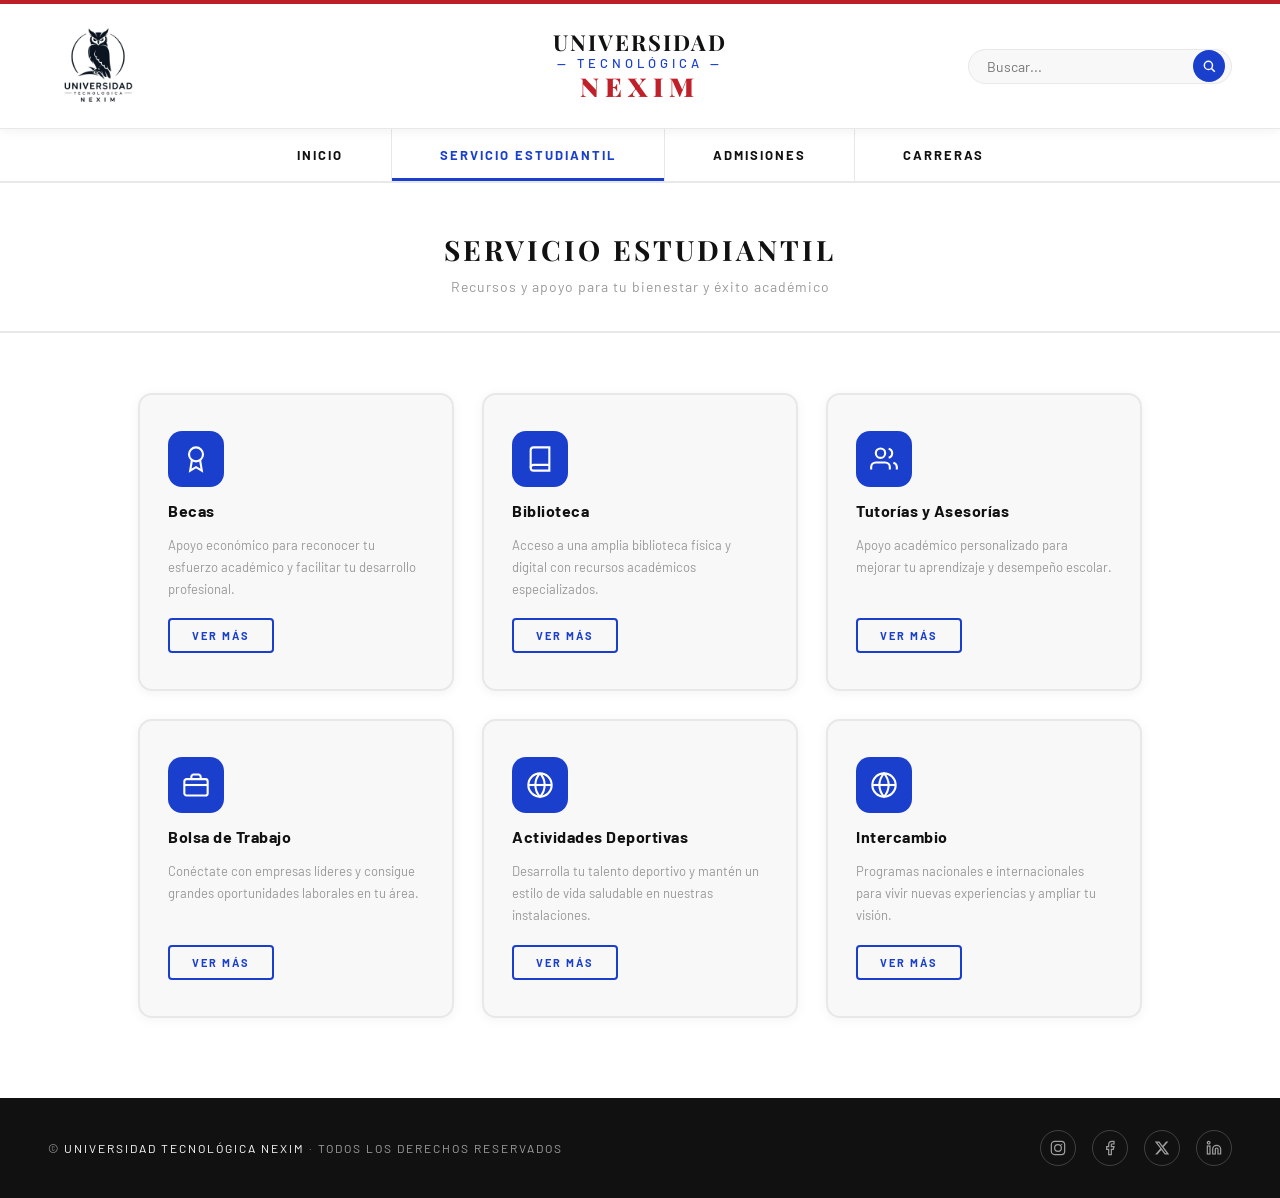
<file: estudiantil.html>
<!DOCTYPE html>
<html lang="es">
<head>
<meta charset="UTF-8">
<meta name="viewport" content="width=device-width, initial-scale=1.0">
<title>Servicio Estudiantil — Universidad Tecnológica Nexim</title>
<link href="https://fonts.googleapis.com/css2?family=Playfair+Display:wght@700;900&family=Barlow:wght@300;400;500;600;700&display=swap" rel="stylesheet">
<link rel="stylesheet" href="style.css">
<link rel="stylesheet" href="estudiantil.css">
</head>
<body>

<div class="top-bar"></div>

<!-- HEADER -->
<header>
  <a class="logo-area" href="index.html">
    <img class="logo-img" src="img/logo v2.png" alt="Logo Universidad Tecnológica Nexim">
  </a>
  <div class="logo-text">
    <span class="universidad">Universidad</span>
    <span class="tecnologica">— Tecnológica —</span>
    <span class="nexim">Nexim</span>
  </div>
  <div class="search-box">
    <input type="text" placeholder="Buscar...">
    <button>
      <svg width="14" height="14" fill="none" stroke="currentColor" stroke-width="2.5" viewBox="0 0 24 24">
        <circle cx="11" cy="11" r="7"/><line x1="16.5" y1="16.5" x2="22" y2="22"/>
      </svg>
    </button>
  </div>
</header>

<!-- NAV -->
<nav>
  <ul>
    <li><a href="index.html">Inicio</a></li>
    <li><a href="estudiantil.html" class="active">Servicio Estudiantil</a></li>
    <li><a href="admisiones.html">Admisiones</a></li>
    <li><a href="carreras.html">Carreras</a></li>
  </ul>
</nav>

<!-- PAGE TITLE -->
<section class="page-title">
  <h2>Servicio Estudiantil</h2>
  <p>Recursos y apoyo para tu bienestar y éxito académico</p>
</section>

<!-- SERVICIOS GRID -->
<main class="servicios-content">
  <div class="servicios-grid">

    <div class="servicio-card">
      <div class="servicio-icon">
        <svg width="28" height="28" fill="none" stroke="currentColor" stroke-width="1.8" viewBox="0 0 24 24">
          <circle cx="12" cy="8" r="6"/>
          <path d="M15.477 12.89L17 22l-5-3-5 3 1.523-9.11"/>
        </svg>
      </div>
      <h3>Becas</h3>
      <p>Apoyo económico para reconocer tu esfuerzo académico y facilitar tu desarrollo profesional.</p>
      <a href="admisiones.html" class="servicio-btn">Ver más</a>
    </div>

    <div class="servicio-card">
      <div class="servicio-icon">
        <svg width="28" height="28" fill="none" stroke="currentColor" stroke-width="1.8" viewBox="0 0 24 24">
          <path d="M4 19.5A2.5 2.5 0 0 1 6.5 17H20"/>
          <path d="M6.5 2H20v20H6.5A2.5 2.5 0 0 1 4 19.5v-15A2.5 2.5 0 0 1 6.5 2z"/>
        </svg>
      </div>
      <h3>Biblioteca</h3>
      <p>Acceso a una amplia biblioteca física y digital con recursos académicos especializados.</p>
      <a href="#" class="servicio-btn">Ver más</a>
    </div>

    <div class="servicio-card">
      <div class="servicio-icon">
        <svg width="28" height="28" fill="none" stroke="currentColor" stroke-width="1.8" viewBox="0 0 24 24">
          <path d="M17 21v-2a4 4 0 0 0-4-4H5a4 4 0 0 0-4 4v2"/>
          <circle cx="9" cy="7" r="4"/>
          <path d="M23 21v-2a4 4 0 0 0-3-3.87"/>
          <path d="M16 3.13a4 4 0 0 1 0 7.75"/>
        </svg>
      </div>
      <h3>Tutorías y Asesorías</h3>
      <p>Apoyo académico personalizado para mejorar tu aprendizaje y desempeño escolar.</p>
      <a href="#" class="servicio-btn">Ver más</a>
    </div>

    <div class="servicio-card">
      <div class="servicio-icon">
        <svg width="28" height="28" fill="none" stroke="currentColor" stroke-width="1.8" viewBox="0 0 24 24">
          <rect x="2" y="7" width="20" height="14" rx="2"/>
          <path d="M16 7V5a2 2 0 0 0-2-2h-4a2 2 0 0 0-2 2v2"/>
          <line x1="12" y1="12" x2="12" y2="12"/>
          <path d="M2 12h20"/>
        </svg>
      </div>
      <h3>Bolsa de Trabajo</h3>
      <p>Conéctate con empresas líderes y consigue grandes oportunidades laborales en tu área.</p>
      <a href="#" class="servicio-btn">Ver más</a>
    </div>

    <div class="servicio-card">
      <div class="servicio-icon">
        <svg width="28" height="28" fill="none" stroke="currentColor" stroke-width="1.8" viewBox="0 0 24 24">
          <circle cx="12" cy="12" r="10"/>
          <path d="M12 2a14.5 14.5 0 0 0 0 20 14.5 14.5 0 0 0 0-20"/>
          <path d="M2 12h20"/>
        </svg>
      </div>
      <h3>Actividades Deportivas</h3>
      <p>Desarrolla tu talento deportivo y mantén un estilo de vida saludable en nuestras instalaciones.</p>
      <a href="#" class="servicio-btn">Ver más</a>
    </div>

    <div class="servicio-card">
      <div class="servicio-icon">
        <svg width="28" height="28" fill="none" stroke="currentColor" stroke-width="1.8" viewBox="0 0 24 24">
          <circle cx="12" cy="12" r="10"/>
          <line x1="2" y1="12" x2="22" y2="12"/>
          <path d="M12 2a15.3 15.3 0 0 1 4 10 15.3 15.3 0 0 1-4 10 15.3 15.3 0 0 1-4-10 15.3 15.3 0 0 1 4-10z"/>
        </svg>
      </div>
      <h3>Intercambio</h3>
      <p>Programas nacionales e internacionales para vivir nuevas experiencias y ampliar tu visión.</p>
      <a href="#" class="servicio-btn">Ver más</a>
    </div>

  </div>
</main>

<!-- FOOTER -->
<footer>
  <div class="copy">© <span>Universidad Tecnológica Nexim</span> · Todos los derechos reservados</div>
  <div class="social-links">
    <a href="#" title="Instagram">
      <svg width="16" height="16" fill="none" stroke="currentColor" stroke-width="1.8" viewBox="0 0 24 24">
        <rect x="2" y="2" width="20" height="20" rx="5" ry="5"/>
        <circle cx="12" cy="12" r="5"/>
        <circle cx="17.5" cy="6.5" r="1" fill="currentColor" stroke="none"/>
      </svg>
    </a>
    <a href="#" title="Facebook">
      <svg width="16" height="16" fill="none" stroke="currentColor" stroke-width="1.8" viewBox="0 0 24 24">
        <path d="M18 2h-3a5 5 0 0 0-5 5v3H7v4h3v8h4v-8h3l1-4h-4V7a1 1 0 0 1 1-1h3z"/>
      </svg>
    </a>
    <a href="#" title="Twitter">
      <svg width="16" height="16" fill="currentColor" viewBox="0 0 24 24">
        <path d="M18.244 2.25h3.308l-7.227 8.26 8.502 11.24H16.17l-5.214-6.817L4.99 21.75H1.68l7.73-8.835L1.254 2.25H8.08l4.713 6.231zm-1.161 17.52h1.833L7.084 4.126H5.117z"/>
      </svg>
    </a>
    <a href="#" title="LinkedIn">
      <svg width="16" height="16" fill="none" stroke="currentColor" stroke-width="1.8" viewBox="0 0 24 24">
        <path d="M16 8a6 6 0 0 1 6 6v7h-4v-7a2 2 0 0 0-2-2 2 2 0 0 0-2 2v7h-4v-7a6 6 0 0 1 6-6z"/>
        <rect x="2" y="9" width="4" height="12"/>
        <circle cx="4" cy="4" r="2"/>
      </svg>
    </a>
  </div>
</footer>

</body>
</html>
</file>
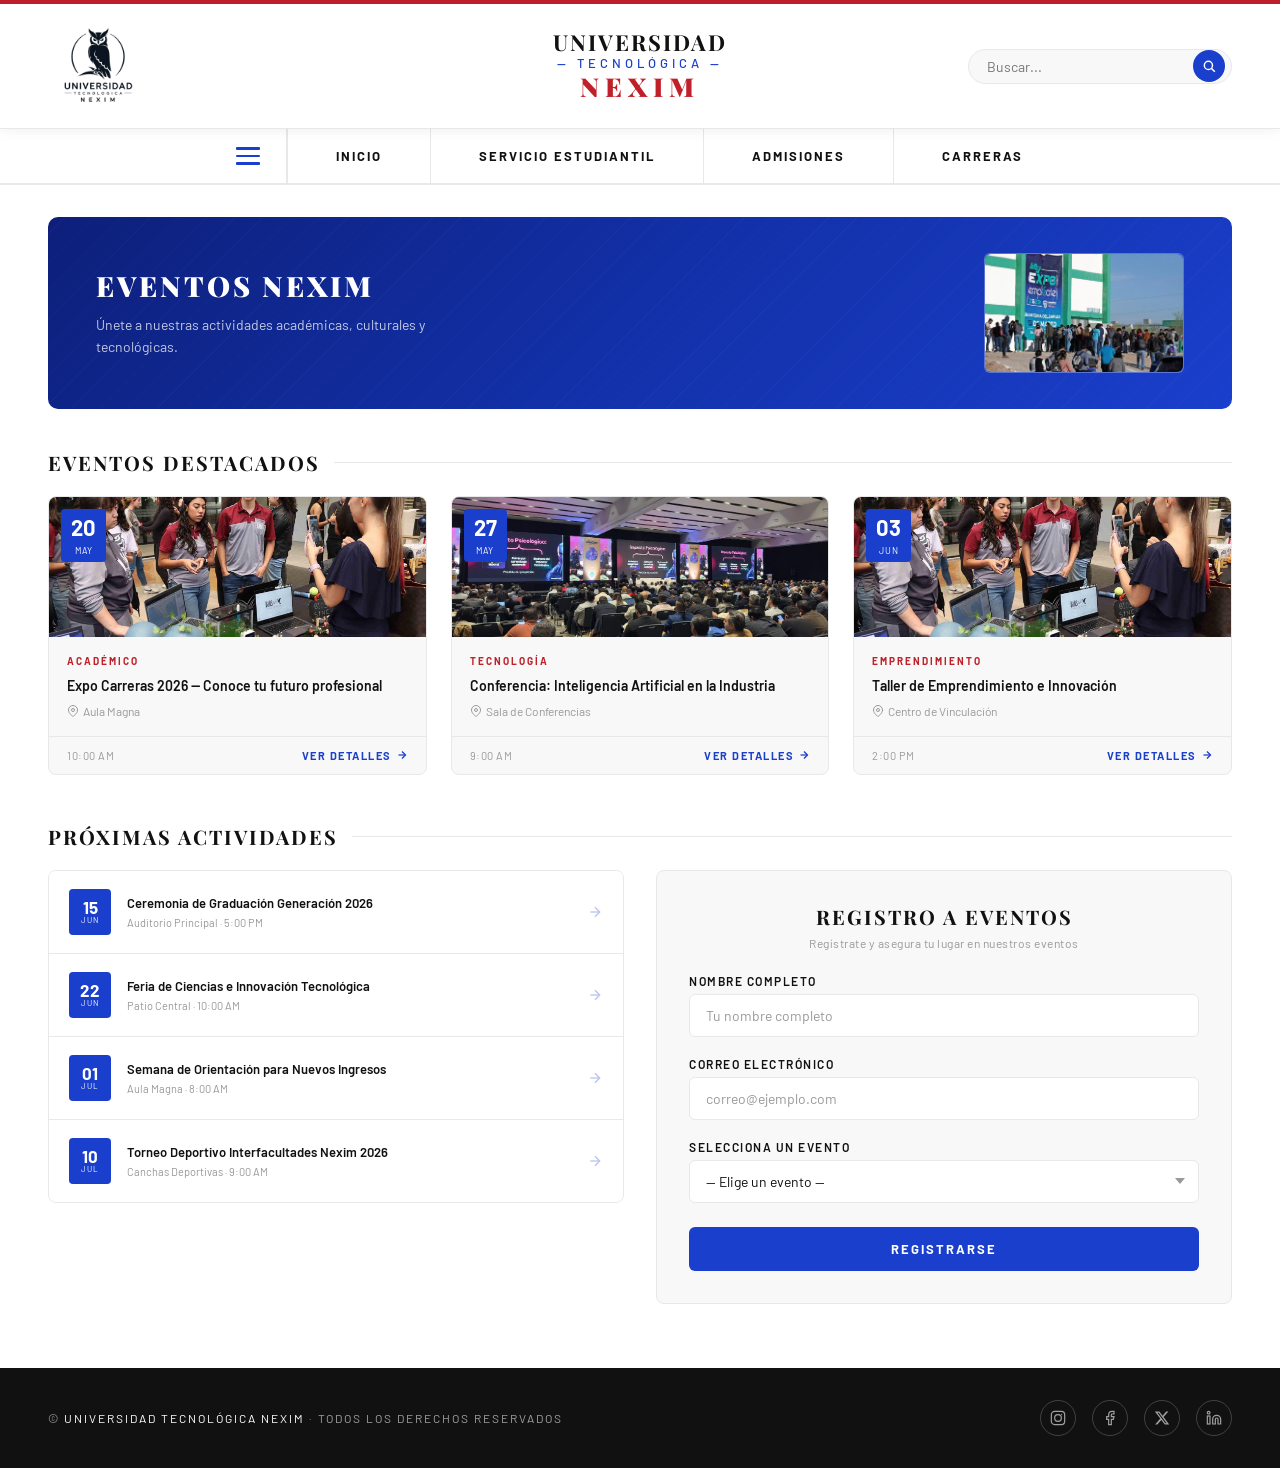
<file: eventos.html>
<!DOCTYPE html>
<html lang="es">
<head>
<meta charset="UTF-8">
<meta name="viewport" content="width=device-width, initial-scale=1.0">
<title>Eventos — Universidad Tecnológica Nexim</title>
<link href="https://fonts.googleapis.com/css2?family=Playfair+Display:wght@700;900&family=Barlow:wght@300;400;500;600;700&display=swap" rel="stylesheet">
<style>
:root {
  --blue: #1a3fcc;
  --blue-dark: #1230a8;
  --blue-light: #2d52e0;
  --red: #c0202a;
  --white: #ffffff;
  --off-white: #f8f8f8;
  --gray-light: #e8e8e8;
  --gray: #999;
  --dark: #111;
}

* { margin: 0; padding: 0; box-sizing: border-box; }

body {
  font-family: 'Barlow', sans-serif;
  background: var(--white);
  color: var(--dark);
}

.top-bar { background: var(--red); height: 4px; width: 100%; }

/* ── HEADER ── */
header {
  display: grid;
  grid-template-columns: 1fr 1fr 1fr;
  align-items: center;
  padding: 12px 48px;
  background: var(--white);
  border-bottom: 1px solid var(--gray-light);
  position: sticky;
  top: 0;
  z-index: 100;
  box-shadow: 0 2px 12px rgba(0,0,0,0.06);
}

.logo-area { display: flex; align-items: center; text-decoration: none; }
.logo-img { width: 100px; height: 100px; object-fit: contain; }

.logo-text {
  display: flex; flex-direction: column; align-items: center;
  text-align: center; line-height: 1.2; justify-self: center;
}
.logo-text .universidad {
  font-family: 'Playfair Display', serif; font-size: 22px; font-weight: 700;
  color: var(--dark); letter-spacing: 2px; text-transform: uppercase;
}
.logo-text .tecnologica {
  font-size: 13px; font-weight: 500; color: var(--blue);
  letter-spacing: 4px; text-transform: uppercase;
}
.logo-text .nexim {
  font-family: 'Playfair Display', serif; font-size: 26px; font-weight: 900;
  color: var(--red); letter-spacing: 6px; text-transform: uppercase;
}

.search-box {
  display: flex; align-items: center; border: 1.5px solid var(--gray-light);
  border-radius: 30px; overflow: hidden; padding: 0 6px 0 18px;
  background: var(--off-white); gap: 6px; transition: border-color 0.2s; justify-self: end;
}
.search-box:focus-within { border-color: var(--blue); }
.search-box input {
  border: none; background: transparent; font-family: 'Barlow', sans-serif;
  font-size: 14px; outline: none; width: 200px; color: var(--dark); padding: 8px 0;
}
.search-box button {
  background: var(--blue); border: none; border-radius: 50%; width: 32px; height: 32px;
  color: white; cursor: pointer; display: flex; align-items: center;
  justify-content: center; transition: background 0.2s;
}
.search-box button:hover { background: var(--blue-dark); }

/* ── NAV ── */
nav {
  background: var(--white);
  border-bottom: 2px solid var(--gray-light);
  position: relative; z-index: 99;
}
nav ul {
  display: flex; list-style: none; justify-content: center;
  align-items: stretch; margin: 0; padding: 0;
}
nav ul li { display: flex; align-items: stretch; }
nav ul li a {
  display: flex; align-items: center; padding: 18px 48px;
  text-decoration: none; font-size: 13px; font-weight: 700;
  letter-spacing: 2px; text-transform: uppercase; color: var(--dark);
  position: relative; transition: color 0.2s; white-space: nowrap;
}
nav ul li a::after {
  content: ''; position: absolute; bottom: 0; left: 50%;
  transform: translateX(-50%); width: 0; height: 3px;
  background: var(--blue); transition: width 0.3s ease;
}
nav ul li a:hover { color: var(--blue); }
nav ul li a:hover::after { width: 100%; }
nav ul li a.active { color: var(--blue); }
nav ul li a.active::after { width: 100%; }
nav ul li + li { border-left: 1px solid var(--gray-light); }

#hb-wrap {
  position: relative; display: flex; align-items: stretch;
  border-right: 1px solid var(--gray-light);
}
.hamburger-btn {
  display: flex; flex-direction: column; gap: 5px; justify-content: center;
  align-items: center; background: none; border: none; cursor: pointer;
  padding: 18px 26px; transition: background 0.2s;
}
.hamburger-btn:hover { background: #f0f4ff; }
.hamburger-btn span {
  display: block; width: 24px; height: 2.5px;
  background: var(--blue); border-radius: 1px;
}
.hamburger-btn:hover span { background: var(--blue-dark); }

#hb-wrap .submenu {
  display: none; position: fixed; background: #fff;
  border-top: 3px solid var(--blue); min-width: 220px; z-index: 200;
  padding: 8px 0; list-style: none; border-radius: 0 0 10px 10px;
  box-shadow: 0 8px 24px rgba(0,0,0,0.12);
}
#hb-wrap .submenu.open { display: block; }
#hb-wrap .submenu li { display: block; }
#hb-wrap .submenu a {
  display: flex; align-items: center; gap: 12px; padding: 14px 24px;
  font-size: 15px; color: #333; text-decoration: none; font-weight: 500;
  letter-spacing: 0.5px; text-transform: none; border-left: 3px solid transparent;
  transition: all 0.2s;
}
#hb-wrap .submenu a::after { display: none; }
#hb-wrap .submenu a svg {
  width: 20px; height: 20px; color: var(--blue); opacity: 0.6;
  transition: opacity 0.2s; flex-shrink: 0;
}
#hb-wrap .submenu a:hover { background: #f0f4ff; color: var(--blue); border-left-color: var(--blue); }
#hb-wrap .submenu a:hover svg { opacity: 1; }

/* ── HERO BANNER ── */
.eventos-hero {
  display: flex; align-items: center; justify-content: space-between;
  background: linear-gradient(135deg, #0d1f7a 0%, var(--blue-dark) 50%, var(--blue) 100%);
  margin: 32px 48px 0; border-radius: 10px; overflow: hidden;
  min-height: 160px; padding: 36px 48px; position: relative;
}
.eventos-hero::before {
  content: ''; position: absolute; inset: 0;
  background: repeating-linear-gradient(
    -45deg, rgba(255,255,255,0.02) 0px, rgba(255,255,255,0.02) 1px,
    transparent 1px, transparent 20px
  );
}
.eventos-hero-text { position: relative; z-index: 1; }
.eventos-hero-text h1 {
  font-family: 'Playfair Display', serif; font-size: 28px; font-weight: 900;
  color: white; letter-spacing: 3px; text-transform: uppercase; margin-bottom: 10px;
}
.eventos-hero-text p {
  font-size: 14px; color: rgba(255,255,255,0.75);
  font-weight: 400; line-height: 1.6; max-width: 360px;
}
.eventos-hero-img {
  position: relative; z-index: 1; width: 200px; height: 120px;
  background: rgba(255,255,255,0.12); border: 1px solid rgba(255,255,255,0.2);
  border-radius: 6px; display: flex; align-items: center; justify-content: center;
  color: rgba(255,255,255,0.4); flex-shrink: 0; overflow: hidden;
}
.eventos-hero-img span { font-size: 11px; letter-spacing: 1px; text-transform: uppercase; margin-top: 8px; display: block; }
.eventos-hero-img img { width: 100%; height: 100%; object-fit: cover; border-radius: 6px; }

/* ── SECTION LABEL ── */
.section-label {
  padding: 40px 48px 20px; display: flex; align-items: center; gap: 14px;
}
.section-label h2 {
  font-family: 'Playfair Display', serif; font-size: 20px; font-weight: 700;
  color: var(--dark); letter-spacing: 2px; text-transform: uppercase;
  white-space: nowrap;
}
.section-label::after { content: ''; flex: 1; height: 1px; background: var(--gray-light); }

/* ── EVENTOS DESTACADOS (3 cols) ── */
.eventos-grid {
  display: grid; grid-template-columns: repeat(3, 1fr);
  gap: 24px; padding: 0 48px;
}

.evento-card {
  background: var(--off-white); border: 1px solid var(--gray-light);
  border-radius: 8px; overflow: hidden; display: flex; flex-direction: column;
  transition: transform 0.2s, box-shadow 0.2s; cursor: pointer;
}
.evento-card:hover {
  transform: translateY(-4px);
  box-shadow: 0 12px 32px rgba(26,63,204,0.12);
}

.evento-card-img {
  width: 100%; height: 140px; background: #dde3f5;
  display: flex; align-items: center; justify-content: center;
  position: relative; overflow: hidden;
}
.evento-card-img svg { color: var(--blue); opacity: 0.25; }
.evento-card-img img { width: 100%; height: 100%; object-fit: cover; display: block; }

.evento-card-date-strip {
  position: absolute; top: 12px; left: 12px;
  background: var(--blue); color: white;
  border-radius: 4px; padding: 6px 10px; text-align: center; line-height: 1.1;
}
.evento-card-date-strip .day { font-size: 22px; font-weight: 700; display: block; }
.evento-card-date-strip .month { font-size: 9px; letter-spacing: 1px; text-transform: uppercase; }

.evento-card-body { padding: 18px; display: flex; flex-direction: column; gap: 8px; flex: 1; }
.evento-card-tag {
  font-size: 10px; font-weight: 700; letter-spacing: 2px;
  text-transform: uppercase; color: var(--red);
}
.evento-card-title { font-size: 14px; font-weight: 600; color: var(--dark); line-height: 1.5; flex: 1; }
.evento-card-place { font-size: 12px; color: var(--gray); display: flex; align-items: center; gap: 4px; }

.evento-card-footer {
  display: flex; align-items: center; justify-content: space-between;
  padding: 12px 18px; border-top: 1px solid var(--gray-light);
}
.evento-card-time { font-size: 11px; color: var(--gray); letter-spacing: 0.5px; }
.btn-ver-detalles {
  font-size: 11px; font-weight: 700; letter-spacing: 1.5px; text-transform: uppercase;
  color: var(--blue); text-decoration: none; display: flex; align-items: center;
  gap: 4px; transition: gap 0.2s;
}
.btn-ver-detalles:hover { gap: 8px; }
.btn-ver-detalles svg { width: 12px; height: 12px; }

/* ── BOTTOM SECTION (lista + formulario) ── */
.bottom-section {
  display: grid; grid-template-columns: 1fr 1fr;
  gap: 32px; padding: 0 48px 64px; margin-top: 0;
}

/* Lista próximas actividades */
.actividades-list {
  border: 1px solid var(--gray-light); border-radius: 8px; overflow: hidden;
  align-self: start;
}

.actividad-item {
  display: flex; align-items: center; gap: 16px;
  padding: 18px 20px; border-bottom: 1px solid var(--gray-light);
  cursor: pointer; transition: background 0.2s, padding-left 0.2s;
  background: var(--white);
}
.actividad-item:last-child { border-bottom: none; }
.actividad-item:hover { background: #f5f7ff; padding-left: 26px; }

.act-date-box {
  width: 42px; height: 46px; background: var(--blue); color: white;
  display: flex; flex-direction: column; align-items: center; justify-content: center;
  border-radius: 4px; flex-shrink: 0; line-height: 1.1;
}
.act-date-box .day { font-size: 17px; font-weight: 700; }
.act-date-box .month { font-size: 8px; letter-spacing: 1px; text-transform: uppercase; }

.act-info .act-title { font-size: 13px; font-weight: 600; color: var(--dark); line-height: 1.4; margin-bottom: 3px; }
.act-info .act-meta { font-size: 11px; color: var(--gray); }

.act-arrow { color: var(--blue); opacity: 0.3; transition: opacity 0.2s, transform 0.2s; margin-left: auto; flex-shrink: 0; }
.actividad-item:hover .act-arrow { opacity: 1; transform: translateX(4px); }

/* Formulario registro */
.registro-form {
  background: var(--off-white); border: 1px solid var(--gray-light);
  border-radius: 8px; padding: 32px; display: flex; flex-direction: column; gap: 20px;
}

.registro-form-header { text-align: center; margin-bottom: 4px; }
.registro-form-header h3 {
  font-family: 'Playfair Display', serif; font-size: 20px; font-weight: 700;
  color: var(--dark); letter-spacing: 2px; text-transform: uppercase; margin-bottom: 6px;
}
.registro-form-header p { font-size: 12px; color: var(--gray); letter-spacing: 0.5px; }

.form-group { display: flex; flex-direction: column; gap: 6px; }
.form-group label {
  font-size: 12px; font-weight: 600; letter-spacing: 1.5px;
  text-transform: uppercase; color: var(--dark);
}
.form-group input,
.form-group select {
  font-family: 'Barlow', sans-serif; font-size: 14px;
  padding: 12px 16px; border: 1.5px solid var(--gray-light);
  border-radius: 6px; background: var(--white); color: var(--dark);
  outline: none; transition: border-color 0.2s;
  appearance: none; -webkit-appearance: none;
}
.form-group input:focus,
.form-group select:focus { border-color: var(--blue); }
.form-group input::placeholder { color: var(--gray); }

.select-wrapper { position: relative; }
.select-wrapper select { width: 100%; padding-right: 36px; cursor: pointer; }
.select-wrapper::after {
  content: ''; position: absolute; right: 14px; top: 50%;
  transform: translateY(-50%); width: 0; height: 0;
  border-left: 5px solid transparent; border-right: 5px solid transparent;
  border-top: 6px solid var(--gray); pointer-events: none;
}

.btn-registrarse {
  background: var(--blue); color: white; border: none; border-radius: 6px;
  font-family: 'Barlow', sans-serif; font-size: 13px; font-weight: 700;
  letter-spacing: 2px; text-transform: uppercase; padding: 14px;
  cursor: pointer; transition: background 0.2s, transform 0.2s; margin-top: 4px;
}
.btn-registrarse:hover { background: var(--blue-dark); transform: translateY(-1px); }

/* ── FOOTER ── */
footer {
  background: var(--dark); color: rgba(255,255,255,0.6);
  padding: 32px 48px; display: flex; align-items: center; justify-content: space-between;
}
footer .copy { font-size: 12px; letter-spacing: 2px; text-transform: uppercase; }
footer .copy span { color: white; }
.social-links { display: flex; gap: 16px; }
.social-links a {
  width: 36px; height: 36px; border: 1px solid rgba(255,255,255,0.2);
  border-radius: 50%; display: flex; align-items: center; justify-content: center;
  color: rgba(255,255,255,0.6); text-decoration: none; transition: all 0.2s;
}
.social-links a:hover { background: var(--blue); border-color: var(--blue); color: white; transform: translateY(-2px); }
</style>
</head>
<body>

<div class="top-bar"></div>

<!-- HEADER -->
<header>
  <a class="logo-area" href="index.html">
    <img class="logo-img" src="img/logo v2.png" alt="Logo Universidad Tecnológica Nexim">
  </a>
  <div class="logo-text">
    <span class="universidad">Universidad</span>
    <span class="tecnologica">— Tecnológica —</span>
    <span class="nexim">Nexim</span>
  </div>
  <div class="search-box">
    <input type="text" placeholder="Buscar...">
    <button>
      <svg width="14" height="14" fill="none" stroke="currentColor" stroke-width="2.5" viewBox="0 0 24 24">
        <circle cx="11" cy="11" r="7"/><line x1="16.5" y1="16.5" x2="22" y2="22"/>
      </svg>
    </button>
  </div>
</header>

<!-- NAV -->
<nav>
  <ul>
    <li id="hb-wrap">
      <button class="hamburger-btn" id="hb-btn">
        <span></span><span></span><span></span>
      </button>
      <ul class="submenu" id="se-submenu">
        <li>
          <a href="noticias.html">
            <svg fill="none" stroke="currentColor" stroke-width="2" viewBox="0 0 24 24">
              <path d="M4 22h16a2 2 0 0 0 2-2V4a2 2 0 0 0-2-2H8a2 2 0 0 0-2 2v2"/>
              <rect x="2" y="10" width="12" height="10" rx="1"/>
              <path d="M2 14l2 2 4-4"/>
            </svg>
            Noticias
          </a>
        </li>
        <li>
          <a href="eventos.html" class="active">
            <svg fill="none" stroke="currentColor" stroke-width="2" viewBox="0 0 24 24">
              <rect x="3" y="4" width="18" height="18" rx="2" ry="2"/>
              <line x1="16" y1="2" x2="16" y2="6"/>
              <line x1="8" y1="2" x2="8" y2="6"/>
              <line x1="3" y1="10" x2="21" y2="10"/>
            </svg>
            Eventos
          </a>
        </li>
      </ul>
    </li>
    <li><a href="index.html">Inicio</a></li>
    <li><a href="estudiantil.html">Servicio Estudiantil</a></li>
    <li><a href="admisiones.html">Admisiones</a></li>
    <li><a href="carreras.html">Carreras</a></li>
  </ul>
</nav>

<!-- HERO BANNER -->
<div class="eventos-hero">
  <div class="eventos-hero-text">
    <h1>Eventos Nexim</h1>
    <p>Únete a nuestras actividades académicas, culturales y tecnológicas.</p>
  </div>
  <div class="eventos-hero-img">
    <img src="img/expo.png" alt="Eventos Nexim">
  </div>
</div>

<!-- EVENTOS DESTACADOS -->
<div class="section-label">
  <h2>Eventos Destacados</h2>
</div>

<div class="eventos-grid">

  <!-- Card 1 -->
  <div class="evento-card">
    <div class="evento-card-img">
      <img src="img/evento tec.jpg" alt="Evento Nexim">
      <div class="evento-card-date-strip">
        <span class="day">20</span>
        <span class="month">May</span>
      </div>
    </div>
    <div class="evento-card-body">
      <span class="evento-card-tag">Académico</span>
      <div class="evento-card-title">Expo Carreras 2026 — Conoce tu futuro profesional</div>
      <div class="evento-card-place">
        <svg width="12" height="12" fill="none" stroke="currentColor" stroke-width="2" viewBox="0 0 24 24">
          <path d="M21 10c0 7-9 13-9 13s-9-6-9-13a9 9 0 0 1 18 0z"/>
          <circle cx="12" cy="10" r="3"/>
        </svg>
        Aula Magna
      </div>
    </div>
    <div class="evento-card-footer">
      <span class="evento-card-time">10:00 AM</span>
      <a href="#" class="btn-ver-detalles">
        Ver detalles
        <svg fill="none" stroke="currentColor" stroke-width="2.5" viewBox="0 0 24 24">
          <line x1="5" y1="12" x2="19" y2="12"/>
          <polyline points="12 5 19 12 12 19"/>
        </svg>
      </a>
    </div>
  </div>

  <!-- Card 2 -->
  <div class="evento-card">
    <div class="evento-card-img">
      <img src="img/evento 2.jpg" alt="Evento Nexim">
      <div class="evento-card-date-strip">
        <span class="day">27</span>
        <span class="month">May</span>
      </div>
    </div>
    <div class="evento-card-body">
      <span class="evento-card-tag">Tecnología</span>
      <div class="evento-card-title">Conferencia: Inteligencia Artificial en la Industria</div>
      <div class="evento-card-place">
        <svg width="12" height="12" fill="none" stroke="currentColor" stroke-width="2" viewBox="0 0 24 24">
          <path d="M21 10c0 7-9 13-9 13s-9-6-9-13a9 9 0 0 1 18 0z"/>
          <circle cx="12" cy="10" r="3"/>
        </svg>
        Sala de Conferencias
      </div>
    </div>
    <div class="evento-card-footer">
      <span class="evento-card-time">9:00 AM</span>
      <a href="#" class="btn-ver-detalles">
        Ver detalles
        <svg fill="none" stroke="currentColor" stroke-width="2.5" viewBox="0 0 24 24">
          <line x1="5" y1="12" x2="19" y2="12"/>
          <polyline points="12 5 19 12 12 19"/>
        </svg>
      </a>
    </div>
  </div>

  <!-- Card 3 -->
  <div class="evento-card">
    <div class="evento-card-img">
      <img src="img/evento tec.jpg" alt="Evento Nexim">
      <div class="evento-card-date-strip">
        <span class="day">03</span>
        <span class="month">Jun</span>
      </div>
    </div>
    <div class="evento-card-body">
      <span class="evento-card-tag">Emprendimiento</span>
      <div class="evento-card-title">Taller de Emprendimiento e Innovación</div>
      <div class="evento-card-place">
        <svg width="12" height="12" fill="none" stroke="currentColor" stroke-width="2" viewBox="0 0 24 24">
          <path d="M21 10c0 7-9 13-9 13s-9-6-9-13a9 9 0 0 1 18 0z"/>
          <circle cx="12" cy="10" r="3"/>
        </svg>
        Centro de Vinculación
      </div>
    </div>
    <div class="evento-card-footer">
      <span class="evento-card-time">2:00 PM</span>
      <a href="#" class="btn-ver-detalles">
        Ver detalles
        <svg fill="none" stroke="currentColor" stroke-width="2.5" viewBox="0 0 24 24">
          <line x1="5" y1="12" x2="19" y2="12"/>
          <polyline points="12 5 19 12 12 19"/>
        </svg>
      </a>
    </div>
  </div>

</div>

<!-- PRÓXIMAS ACTIVIDADES + FORMULARIO -->
<div class="section-label" style="padding-top:48px;">
  <h2>Próximas actividades</h2>
</div>

<div class="bottom-section">

  <!-- Lista -->
  <div class="actividades-list">
    <div class="actividad-item">
      <div class="act-date-box"><span class="day">15</span><span class="month">Jun</span></div>
      <div class="act-info">
        <div class="act-title">Ceremonia de Graduación Generación 2026</div>
        <div class="act-meta">Auditorio Principal · 5:00 PM</div>
      </div>
      <svg class="act-arrow" width="16" height="16" fill="none" stroke="currentColor" stroke-width="2" viewBox="0 0 24 24">
        <line x1="5" y1="12" x2="19" y2="12"/><polyline points="12 5 19 12 12 19"/>
      </svg>
    </div>
    <div class="actividad-item">
      <div class="act-date-box"><span class="day">22</span><span class="month">Jun</span></div>
      <div class="act-info">
        <div class="act-title">Feria de Ciencias e Innovación Tecnológica</div>
        <div class="act-meta">Patio Central · 10:00 AM</div>
      </div>
      <svg class="act-arrow" width="16" height="16" fill="none" stroke="currentColor" stroke-width="2" viewBox="0 0 24 24">
        <line x1="5" y1="12" x2="19" y2="12"/><polyline points="12 5 19 12 12 19"/>
      </svg>
    </div>
    <div class="actividad-item">
      <div class="act-date-box"><span class="day">01</span><span class="month">Jul</span></div>
      <div class="act-info">
        <div class="act-title">Semana de Orientación para Nuevos Ingresos</div>
        <div class="act-meta">Aula Magna · 8:00 AM</div>
      </div>
      <svg class="act-arrow" width="16" height="16" fill="none" stroke="currentColor" stroke-width="2" viewBox="0 0 24 24">
        <line x1="5" y1="12" x2="19" y2="12"/><polyline points="12 5 19 12 12 19"/>
      </svg>
    </div>
    <div class="actividad-item">
      <div class="act-date-box"><span class="day">10</span><span class="month">Jul</span></div>
      <div class="act-info">
        <div class="act-title">Torneo Deportivo Interfacultades Nexim 2026</div>
        <div class="act-meta">Canchas Deportivas · 9:00 AM</div>
      </div>
      <svg class="act-arrow" width="16" height="16" fill="none" stroke="currentColor" stroke-width="2" viewBox="0 0 24 24">
        <line x1="5" y1="12" x2="19" y2="12"/><polyline points="12 5 19 12 12 19"/>
      </svg>
    </div>
  </div>

  <!-- Formulario -->
  <div class="registro-form">
    <div class="registro-form-header">
      <h3>Registro a eventos</h3>
      <p>Regístrate y asegura tu lugar en nuestros eventos</p>
    </div>

    <div class="form-group">
      <label>Nombre completo</label>
      <input type="text" placeholder="Tu nombre completo">
    </div>

    <div class="form-group">
      <label>Correo Electrónico</label>
      <input type="email" placeholder="correo@ejemplo.com">
    </div>

    <div class="form-group">
      <label>Selecciona un evento</label>
      <div class="select-wrapper">
        <select>
          <option value="" disabled selected>— Elige un evento —</option>
          <option>Expo Carreras 2026 · 20 May</option>
          <option>Conferencia: IA en la Industria · 27 May</option>
          <option>Taller de Emprendimiento · 03 Jun</option>
          <option>Ceremonia de Graduación · 15 Jun</option>
          <option>Feria de Ciencias · 22 Jun</option>
        </select>
      </div>
    </div>

    <button class="btn-registrarse">Registrarse</button>
  </div>

</div>

<!-- FOOTER -->
<footer>
  <div class="copy">© <span>Universidad Tecnológica Nexim</span> · Todos los derechos reservados</div>
  <div class="social-links">
    <a href="#" title="Instagram">
      <svg width="16" height="16" fill="none" stroke="currentColor" stroke-width="1.8" viewBox="0 0 24 24">
        <rect x="2" y="2" width="20" height="20" rx="5" ry="5"/>
        <circle cx="12" cy="12" r="5"/>
        <circle cx="17.5" cy="6.5" r="1" fill="currentColor" stroke="none"/>
      </svg>
    </a>
    <a href="#" title="Facebook">
      <svg width="16" height="16" fill="none" stroke="currentColor" stroke-width="1.8" viewBox="0 0 24 24">
        <path d="M18 2h-3a5 5 0 0 0-5 5v3H7v4h3v8h4v-8h3l1-4h-4V7a1 1 0 0 1 1-1h3z"/>
      </svg>
    </a>
    <a href="#" title="Twitter">
      <svg width="16" height="16" fill="currentColor" viewBox="0 0 24 24">
        <path d="M18.244 2.25h3.308l-7.227 8.26 8.502 11.24H16.17l-5.214-6.817L4.99 21.75H1.68l7.73-8.835L1.254 2.25H8.08l4.713 6.231zm-1.161 17.52h1.833L7.084 4.126H5.117z"/>
      </svg>
    </a>
    <a href="#" title="LinkedIn">
      <svg width="16" height="16" fill="none" stroke="currentColor" stroke-width="1.8" viewBox="0 0 24 24">
        <path d="M16 8a6 6 0 0 1 6 6v7h-4v-7a2 2 0 0 0-2-2 2 2 0 0 0-2 2v7h-4v-7a6 6 0 0 1 6-6z"/>
        <rect x="2" y="9" width="4" height="12"/>
        <circle cx="4" cy="4" r="2"/>
      </svg>
    </a>
  </div>
</footer>

<script>
  const hbBtn = document.getElementById('hb-btn');
  const submenu = document.getElementById('se-submenu');

  hbBtn.addEventListener('click', function(e) {
    e.stopPropagation();
    const isOpen = submenu.classList.toggle('open');
    if (isOpen) {
      const rect = hbBtn.getBoundingClientRect();
      submenu.style.top = rect.bottom + 'px';
      submenu.style.left = rect.left + 'px';
    }
  });

  document.addEventListener('click', function() {
    submenu.classList.remove('open');
  });

  // Feedback visual al registrarse
  document.querySelector('.btn-registrarse').addEventListener('click', function() {
    const nombre = document.querySelector('input[type="text"]').value.trim();
    const correo = document.querySelector('input[type="email"]').value.trim();
    const evento = document.querySelector('select').value;
    if (!nombre || !correo || !evento) {
      this.textContent = 'Completa todos los campos';
      this.style.background = 'var(--red)';
      setTimeout(() => {
        this.textContent = 'Registrarse';
        this.style.background = '';
      }, 2000);
      return;
    }
    this.textContent = '¡Registro exitoso!';
    this.style.background = '#1a8a4a';
    setTimeout(() => {
      this.textContent = 'Registrarse';
      this.style.background = '';
    }, 3000);
  });
</script>

</body>
</html>
</file>
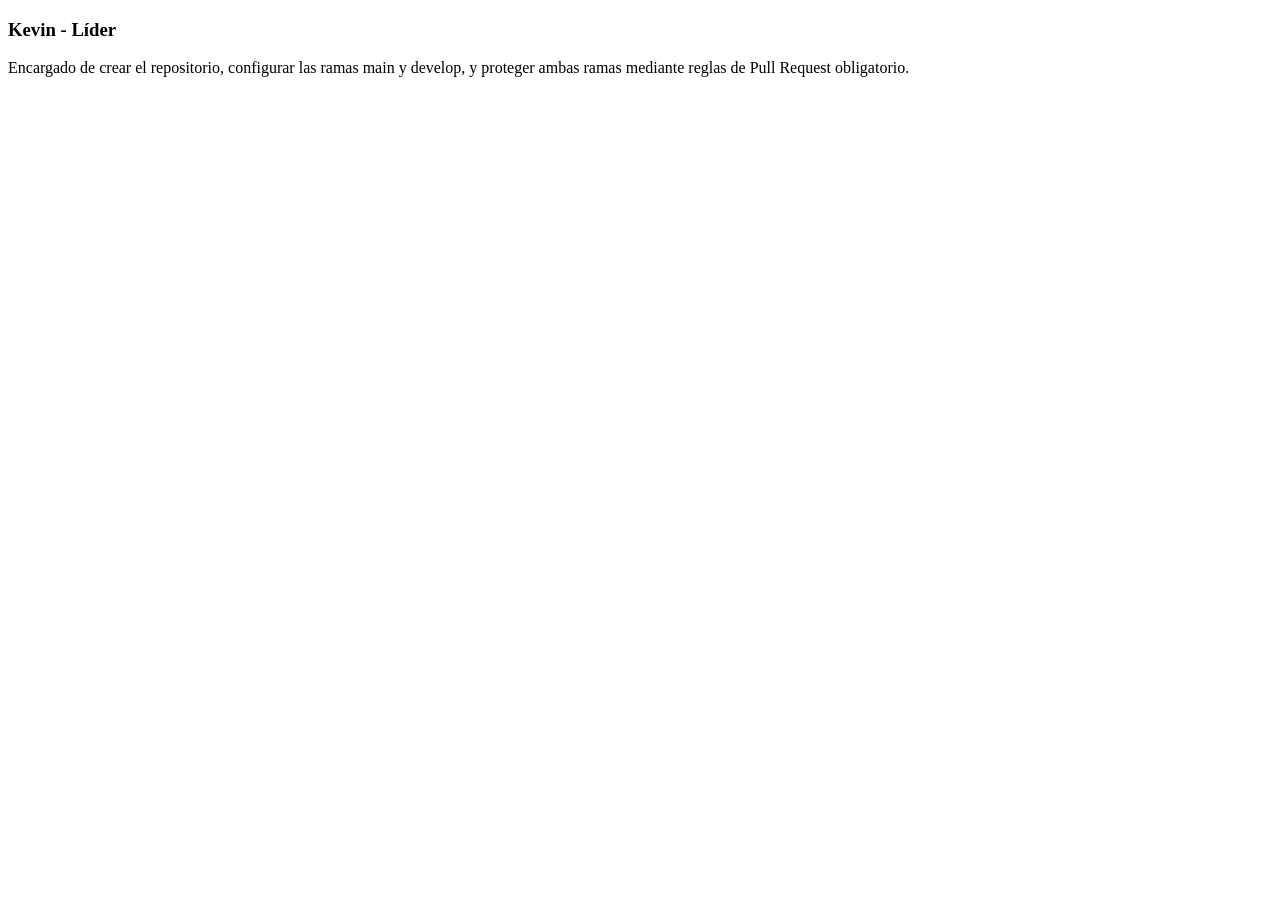
<file: kevin.html>
<!DOCTYPE html>
<html lang="en">
<head>
    <meta charset="UTF-8">
    <meta name="viewport" content="width=device-width, initial-scale=1.0">
    <title>Document</title>
</head>
<body>
    <!-- Apartado de Kevin -->
<div>
  <h3>Kevin - Líder</h3>
  <p>Encargado de crear el repositorio, configurar las ramas main y develop, y proteger ambas ramas mediante reglas de Pull Request obligatorio.</p>
</div>

</body>
</html>
</file>
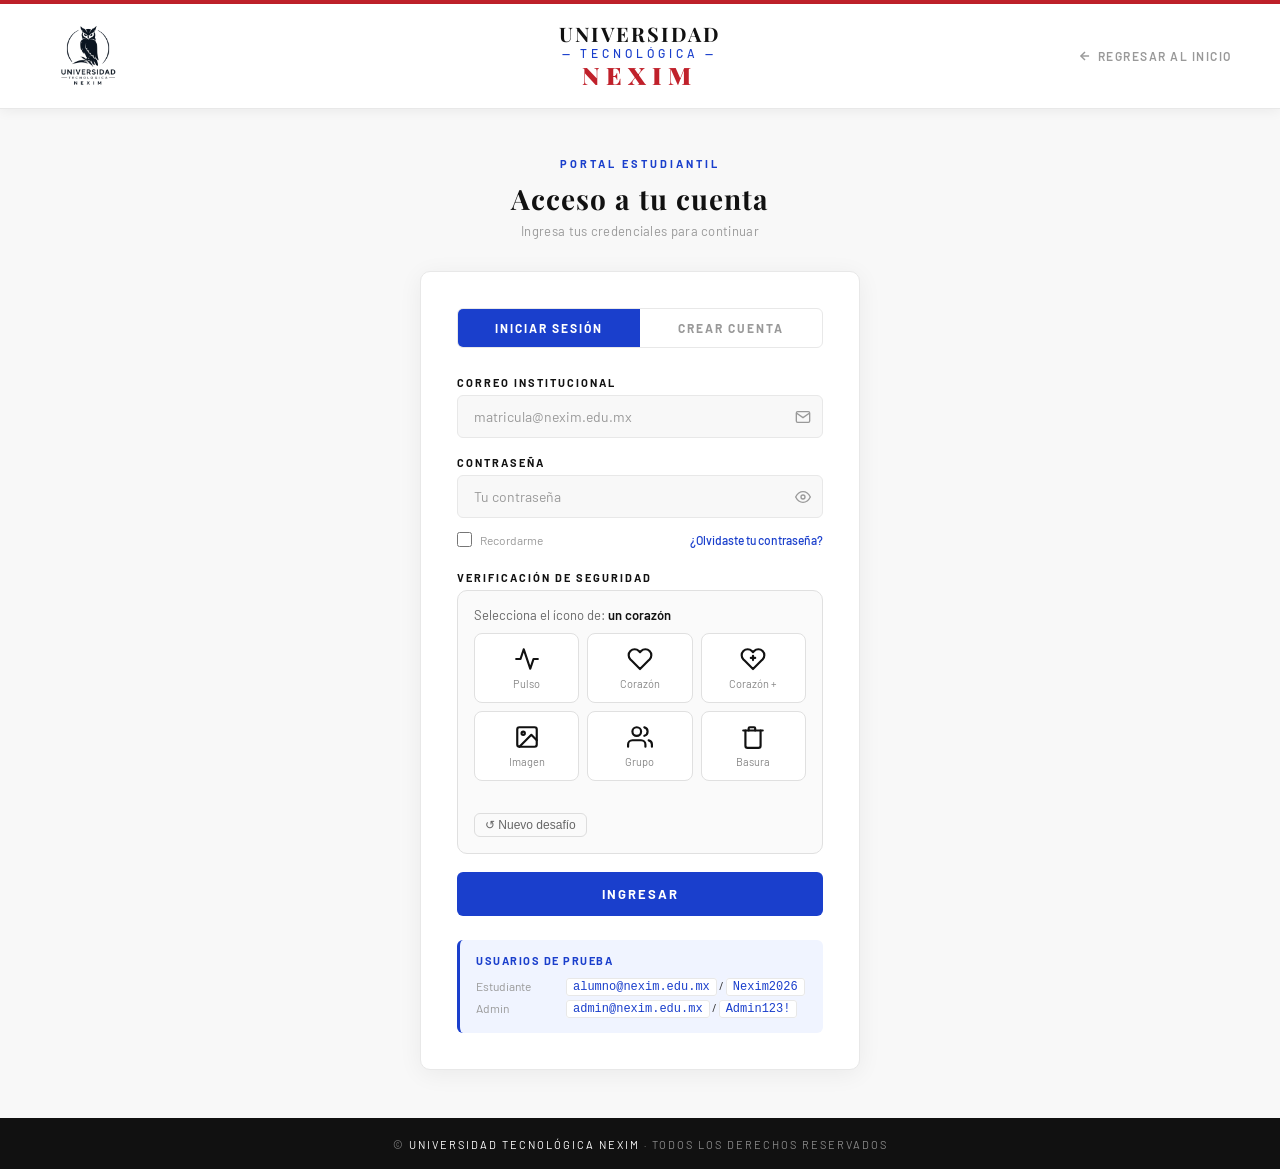
<file: login.html>
<!DOCTYPE html>
<html lang="es">
<head>
<meta charset="UTF-8">
<meta name="viewport" content="width=device-width, initial-scale=1.0">
<title>Iniciar Sesión — Universidad Tecnológica Nexim</title>
<link href="https://fonts.googleapis.com/css2?family=Playfair+Display:wght@700;900&family=Barlow:wght@300;400;500;600;700&display=swap" rel="stylesheet">
<link rel="stylesheet" href="login.css">
</head>
<body>

<div class="top-bar"></div>

<header>
  <a class="logo-area" href="index.html">
    <img class="logo-img" src="img/logo v2.png" alt="Logo Universidad Tecnológica Nexim">
  </a>
  <div class="logo-text">
    <span class="universidad">Universidad</span>
    <span class="tecnologica">— Tecnológica —</span>
    <span class="nexim">Nexim</span>
  </div>
  <div class="header-back">
    <a href="index.html">
      <svg width="14" height="14" fill="none" stroke="currentColor" stroke-width="2.5" viewBox="0 0 24 24">
        <line x1="19" y1="12" x2="5" y2="12"/>
        <polyline points="12 19 5 12 12 5"/>
      </svg>
      Regresar al inicio
    </a>
  </div>
</header>

<main>
  <div class="login-wrapper">

    <p class="login-eyebrow">Portal Estudiantil</p>
    <h1 class="login-title">Acceso a tu cuenta</h1>
    <p class="login-sub">Ingresa tus credenciales para continuar</p>

    <div class="login-card">

      <!-- Tabs -->
      <div class="login-tabs">
        <button class="tab-btn active" id="tab-login" onclick="switchTab('login')">Iniciar Sesión</button>
        <button class="tab-btn" id="tab-registro" onclick="switchTab('registro')">Crear Cuenta</button>
      </div>

      <!-- ── SECCIÓN LOGIN ── -->
      <div class="form-section active" id="sec-login">

        <div class="login-alert" id="login-alert">
          <svg width="16" height="16" fill="none" stroke="currentColor" stroke-width="2" viewBox="0 0 24 24">
            <circle cx="12" cy="12" r="10"/><line x1="12" y1="8" x2="12" y2="12"/><line x1="12" y1="16" x2="12.01" y2="16"/>
          </svg>
          <span id="login-alert-msg"></span>
        </div>

        <div class="form-group">
          <label for="login-email">Correo institucional</label>
          <div class="input-wrap">
            <input type="email" id="login-email" placeholder="matricula@nexim.edu.mx" autocomplete="email">
            <svg class="input-icon" width="16" height="16" fill="none" stroke="currentColor" stroke-width="2" viewBox="0 0 24 24">
              <path d="M4 4h16c1.1 0 2 .9 2 2v12c0 1.1-.9 2-2 2H4c-1.1 0-2-.9-2-2V6c0-1.1.9-2 2-2z"/>
              <polyline points="22,6 12,13 2,6"/>
            </svg>
          </div>
          <span class="field-msg" id="login-email-msg"></span>
        </div>

        <div class="form-group">
          <label for="login-pass">Contraseña</label>
          <div class="input-wrap">
            <input type="password" id="login-pass" placeholder="Tu contraseña" autocomplete="current-password">
            <button class="toggle-pass" type="button" onclick="togglePass('login-pass', this)" tabindex="-1">
              <svg width="16" height="16" fill="none" stroke="currentColor" stroke-width="2" viewBox="0 0 24 24">
                <path d="M1 12s4-8 11-8 11 8 11 8-4 8-11 8-11-8-11-8z"/><circle cx="12" cy="12" r="3"/>
              </svg>
            </button>
          </div>
          <span class="field-msg" id="login-pass-msg"></span>
        </div>

        <div class="form-extras">
          <label class="remember-wrap">
            <input type="checkbox" id="remember">
            <span>Recordarme</span>
          </label>
          <a href="#" class="forgot-link">¿Olvidaste tu contraseña?</a>
        </div>

        <!-- CAPTCHA LOGIN -->
        <div class="form-group" id="captcha-login-wrap">
          <label>Verificación de seguridad</label>
          <div class="captcha-box" id="captcha-login">
            <p class="cap-label">Selecciona el ícono de: <strong id="cap-target-login">—</strong></p>
            <div class="cap-grid" id="cap-grid-login"></div>
            <div class="cap-status" id="cap-status-login"></div>
            <button type="button" class="cap-refresh" onclick="buildCaptcha('login')">↺ Nuevo desafío</button>
          </div>
          <span class="field-msg" id="captcha-login-msg"></span>
        </div>

        <button class="btn-login" id="btn-ingresar" onclick="doLogin()">Ingresar</button>

        <div class="demo-hint">
          <p>Usuarios de prueba</p>
          <table>
            <tr><td>Estudiante</td><td><code>alumno@nexim.edu.mx</code> / <code>Nexim2026</code></td></tr>
            <tr><td>Admin</td><td><code>admin@nexim.edu.mx</code> / <code>Admin123!</code></td></tr>
          </table>
        </div>

      </div>

      <!-- ── SECCIÓN REGISTRO ── -->
      <div class="form-section" id="sec-registro">

        <div class="login-alert" id="reg-alert">
          <svg width="16" height="16" fill="none" stroke="currentColor" stroke-width="2" viewBox="0 0 24 24">
            <circle cx="12" cy="12" r="10"/><line x1="12" y1="8" x2="12" y2="12"/><line x1="12" y1="16" x2="12.01" y2="16"/>
          </svg>
          <span id="reg-alert-msg"></span>
        </div>

        <div class="form-group">
          <label for="reg-nombre">Nombre completo</label>
          <div class="input-wrap">
            <input type="text" id="reg-nombre" placeholder="Tu nombre completo">
            <svg class="input-icon" width="16" height="16" fill="none" stroke="currentColor" stroke-width="2" viewBox="0 0 24 24">
              <path d="M20 21v-2a4 4 0 0 0-4-4H8a4 4 0 0 0-4 4v2"/><circle cx="12" cy="7" r="4"/>
            </svg>
          </div>
          <span class="field-msg" id="reg-nombre-msg"></span>
        </div>

        <div class="form-group">
          <label for="reg-email">Correo electrónico</label>
          <div class="input-wrap">
            <input type="email" id="reg-email" placeholder="correo@ejemplo.com">
            <svg class="input-icon" width="16" height="16" fill="none" stroke="currentColor" stroke-width="2" viewBox="0 0 24 24">
              <path d="M4 4h16c1.1 0 2 .9 2 2v12c0 1.1-.9 2-2 2H4c-1.1 0-2-.9-2-2V6c0-1.1.9-2 2-2z"/>
              <polyline points="22,6 12,13 2,6"/>
            </svg>
          </div>
          <span class="field-msg" id="reg-email-msg"></span>
        </div>

        <div class="form-group">
          <label for="reg-pass">Contraseña</label>
          <div class="input-wrap">
            <input type="password" id="reg-pass" placeholder="Mín. 8 caracteres" oninput="checkStrength(this.value)">
            <button class="toggle-pass" type="button" onclick="togglePass('reg-pass', this)" tabindex="-1">
              <svg width="16" height="16" fill="none" stroke="currentColor" stroke-width="2" viewBox="0 0 24 24">
                <path d="M1 12s4-8 11-8 11 8 11 8-4 8-11 8-11-8-11-8z"/><circle cx="12" cy="12" r="3"/>
              </svg>
            </button>
          </div>
          <div class="pass-strength" id="pass-strength">
            <div class="strength-bar">
              <div class="strength-seg" id="seg1"></div>
              <div class="strength-seg" id="seg2"></div>
              <div class="strength-seg" id="seg3"></div>
              <div class="strength-seg" id="seg4"></div>
            </div>
            <span class="strength-label" id="strength-label">—</span>
          </div>
          <span class="field-msg" id="reg-pass-msg"></span>
        </div>

        <div class="form-group">
          <label for="reg-pass2">Confirmar contraseña</label>
          <div class="input-wrap">
            <input type="password" id="reg-pass2" placeholder="Repite tu contraseña">
            <svg class="input-icon" width="16" height="16" fill="none" stroke="currentColor" stroke-width="2" viewBox="0 0 24 24">
              <rect x="3" y="11" width="18" height="11" rx="2" ry="2"/>
              <path d="M7 11V7a5 5 0 0 1 10 0v4"/>
            </svg>
          </div>
          <span class="field-msg" id="reg-pass2-msg"></span>
        </div>

        <!-- CAPTCHA REGISTRO -->
        <div class="form-group" id="captcha-reg-wrap">
          <label>Verificación de seguridad</label>
          <div class="captcha-box" id="captcha-reg">
            <p class="cap-label">Selecciona el ícono de: <strong id="cap-target-reg">—</strong></p>
            <div class="cap-grid" id="cap-grid-reg"></div>
            <div class="cap-status" id="cap-status-reg"></div>
            <button type="button" class="cap-refresh" onclick="buildCaptcha('reg')">↺ Nuevo desafío</button>
          </div>
          <span class="field-msg" id="captcha-reg-msg"></span>
        </div>

        <button class="btn-login" id="btn-registrar" onclick="doRegistro()">Crear Cuenta</button>

      </div>
    </div>
  </div>
</main>

<footer>
  © <span>Universidad Tecnológica Nexim</span> · Todos los derechos reservados
</footer>

<script>
// ── USUARIOS BASE ──
const USERS_KEY = 'nexim_users';

function getUsers() {
  const raw = localStorage.getItem(USERS_KEY);
  if (raw) return JSON.parse(raw);
  const defaults = [
    { email: 'alumno@nexim.edu.mx', password: 'Nexim2026', nombre: 'Estudiante Nexim', rol: 'alumno' },
    { email: 'admin@nexim.edu.mx',  password: 'Admin123!',  nombre: 'Administrador',    rol: 'admin'  }
  ];
  localStorage.setItem(USERS_KEY, JSON.stringify(defaults));
  return defaults;
}

function saveUsers(users) {
  localStorage.setItem(USERS_KEY, JSON.stringify(users));
}

// ── CAPTCHA ──
const CAPTCHA_CATEGORIES = [
  { label: 'un candado', icons: [
    { svg: `<path d="M5 11V7a7 7 0 0 1 14 0v4"/><rect x="3" y="11" width="18" height="11" rx="2"/>`, name: 'Candado' },
    { svg: `<rect x="3" y="11" width="18" height="11" rx="2"/><path d="M7 11V7a5 5 0 0 1 9.9-1"/>`, name: 'Abierto' },
    { svg: `<path d="M12 22s8-4 8-10V5l-8-3-8 3v7c0 6 8 10 8 10z"/>`, name: 'Escudo' }
  ]},
  { label: 'un avión', icons: [
    { svg: `<path d="M5 12H3l-1-4 18 4-18 4 1-4h2"/><path d="M12 12V7l3 2"/>`, name: 'Avión' },
    { svg: `<path d="M22 2L11 13"/><path d="M22 2L15 22l-4-9-9-4 20-7z"/>`, name: 'Avión 2' },
    { svg: `<path d="M17.8 19.2L16 11l3.5-3.5C21 6 21 4 19 4s-2 1-3.5 2.5L8 10 .8 8.2c-.5-.2-.5-1 .1-1.2l18.4-6.5c.5-.2 1 .3.8.8l-6.5 18.4c-.2.6-1 .6-1.2.1z"/>`, name: 'Avión 3' }
  ]},
  { label: 'una casa', icons: [
    { svg: `<path d="M3 9l9-7 9 7v11a2 2 0 0 1-2 2H5a2 2 0 0 1-2-2z"/><polyline points="9 22 9 12 15 12 15 22"/>`, name: 'Casa' },
    { svg: `<path d="M2 20h20"/><path d="M5 20V8l7-5 7 5v12"/>`, name: 'Casa 2' },
    { svg: `<path d="M3 9l9-7 9 7v11a2 2 0 0 1-2 2H5a2 2 0 0 1-2-2z"/><path d="M9 22V12h6v10"/>`, name: 'Casa 3' }
  ]},
  { label: 'un corazón', icons: [
    { svg: `<path d="M20.84 4.61a5.5 5.5 0 0 0-7.78 0L12 5.67l-1.06-1.06a5.5 5.5 0 0 0-7.78 7.78l1.06 1.06L12 21.23l7.78-7.78 1.06-1.06a5.5 5.5 0 0 0 0-7.78z"/>`, name: 'Corazón' },
    { svg: `<path d="M20.84 4.61a5.5 5.5 0 0 0-7.78 0L12 5.67l-1.06-1.06a5.5 5.5 0 0 0-7.78 7.78l1.06 1.06L12 21.23l7.78-7.78 1.06-1.06a5.5 5.5 0 0 0 0-7.78z"/><line x1="12" y1="9" x2="12" y2="13"/><line x1="10" y1="11" x2="14" y2="11"/>`, name: 'Corazón +' },
    { svg: `<path d="M20.84 4.61a5.5 5.5 0 0 0-7.78 0L12 5.67l-1.06-1.06a5.5 5.5 0 0 0-7.78 7.78L12 21.23l9.78-9.78a5.5 5.5 0 0 0 .06-6.84z"/>`, name: 'Corazón 3' }
  ]},
  { label: 'una estrella', icons: [
    { svg: `<polygon points="12 2 15.09 8.26 22 9.27 17 14.14 18.18 21.02 12 17.77 5.82 21.02 7 14.14 2 9.27 8.91 8.26 12 2"/>`, name: 'Estrella' },
    { svg: `<polygon points="12 2 15.09 8.26 22 9.27 17 14.14 18.18 21.02 12 17.77 5.82 21.02 7 14.14 2 9.27 8.91 8.26 12 2"/><line x1="12" y1="2" x2="12" y2="6"/>`, name: 'Estrella 2' },
    { svg: `<path d="M12 2l3.09 6.26L22 9.27l-5 4.87 1.18 6.88L12 17.77l-6.18 3.25L7 14.14 2 9.27l6.91-1.01L12 2z"/>`, name: 'Estrella 3' }
  ]},
  { label: 'un teléfono', icons: [
    { svg: `<path d="M22 16.92v3a2 2 0 0 1-2.18 2 19.79 19.79 0 0 1-8.63-3.07A19.5 19.5 0 0 1 4.15 12 19.79 19.79 0 0 1 1.08 3.4 2 2 0 0 1 3.06 1h3a2 2 0 0 1 2 1.72c.127.96.361 1.903.7 2.81a2 2 0 0 1-.45 2.11L7.09 8.91a16 16 0 0 0 6 6l1.27-1.27a2 2 0 0 1 2.11-.45c.907.339 1.85.573 2.81.7A2 2 0 0 1 21 16z"/>`, name: 'Teléfono' },
    { svg: `<path d="M22 16.92v3a2 2 0 0 1-2.18 2 19.79 19.79 0 0 1-8.63-3.07A19.5 19.5 0 0 1 4.15 12 19.79 19.79 0 0 1 1.08 3.4 2 2 0 0 1 3.06 1h3a2 2 0 0 1 2 1.72 12.84 12.84 0 0 0 .7 2.81 2 2 0 0 1-.45 2.11L7.09 8.91"/><line x1="1" y1="1" x2="23" y2="23"/>`, name: 'Sin señal' },
    { svg: `<rect x="5" y="2" width="14" height="20" rx="2" ry="2"/><line x1="12" y1="18" x2="12.01" y2="18"/>`, name: 'Celular' }
  ]},
  { label: 'un ojo', icons: [
    { svg: `<path d="M1 12s4-8 11-8 11 8 11 8-4 8-11 8-11-8-11-8z"/><circle cx="12" cy="12" r="3"/>`, name: 'Ojo' },
    { svg: `<path d="M1 12s4-8 11-8 11 8 11 8-4 8-11 8-11-8-11-8z"/><circle cx="12" cy="12" r="3"/><line x1="9" y1="12" x2="15" y2="12"/>`, name: 'Ojo 2' },
    { svg: `<path d="M2 12s3.636-7 10-7 10 7 10 7-3.636 7-10 7-10-7-10-7z"/><circle cx="12" cy="12" r="2.5"/>`, name: 'Ojo 3' }
  ]},
  { label: 'un libro', icons: [
    { svg: `<path d="M2 3h6a4 4 0 0 1 4 4v14a3 3 0 0 0-3-3H2z"/><path d="M22 3h-6a4 4 0 0 0-4 4v14a3 3 0 0 1 3-3h7z"/>`, name: 'Libro' },
    { svg: `<path d="M4 19.5A2.5 2.5 0 0 1 6.5 17H20"/><path d="M6.5 2H20v20H6.5A2.5 2.5 0 0 1 4 19.5v-15A2.5 2.5 0 0 1 6.5 2z"/>`, name: 'Libro 2' },
    { svg: `<path d="M2 3h6a4 4 0 0 1 4 4v14a3 3 0 0 0-3-3H2z"/><path d="M22 3h-6a4 4 0 0 0-4 4v14a3 3 0 0 1 3-3h7z"/><line x1="12" y1="7" x2="12" y2="17"/>`, name: 'Libro 3' }
  ]}
];

const DISTRACTORS = [
  { svg: `<circle cx="12" cy="12" r="10"/><polyline points="12 6 12 12 16 14"/>`, name: 'Reloj' },
  { svg: `<path d="M21 16V8a2 2 0 0 0-1-1.73l-7-4a2 2 0 0 0-2 0l-7 4A2 2 0 0 0 3 8v8a2 2 0 0 0 1 1.73l7 4a2 2 0 0 0 2 0l7-4A2 2 0 0 0 21 16z"/>`, name: 'Caja' },
  { svg: `<path d="M17 21v-2a4 4 0 0 0-4-4H5a4 4 0 0 0-4 4v2"/><circle cx="9" cy="7" r="4"/><path d="M23 21v-2a4 4 0 0 0-3-3.87"/><path d="M16 3.13a4 4 0 0 1 0 7.75"/>`, name: 'Grupo' },
  { svg: `<polyline points="22 12 18 12 15 21 9 3 6 12 2 12"/>`, name: 'Pulso' },
  { svg: `<circle cx="11" cy="11" r="8"/><line x1="21" y1="21" x2="16.65" y2="16.65"/>`, name: 'Buscar' },
  { svg: `<polyline points="3 6 5 6 21 6"/><path d="M19 6v14a2 2 0 0 1-2 2H7a2 2 0 0 1-2-2V6m3 0V4a1 1 0 0 1 1-1h4a1 1 0 0 1 1 1v2"/>`, name: 'Basura' },
  { svg: `<rect x="3" y="3" width="18" height="18" rx="2" ry="2"/><circle cx="8.5" cy="8.5" r="1.5"/><polyline points="21 15 16 10 5 21"/>`, name: 'Imagen' },
  { svg: `<line x1="22" y1="2" x2="11" y2="13"/><polygon points="22 2 15 22 11 13 2 9 22 2"/>`, name: 'Enviar' },
  { svg: `<path d="M18 8h1a4 4 0 0 1 0 8h-1"/><path d="M2 8h16v9a4 4 0 0 1-4 4H6a4 4 0 0 1-4-4V8z"/><line x1="6" y1="1" x2="6" y2="4"/><line x1="10" y1="1" x2="10" y2="4"/><line x1="14" y1="1" x2="14" y2="4"/>`, name: 'Café' },
  { svg: `<circle cx="12" cy="12" r="10"/><line x1="2" y1="12" x2="22" y2="12"/><path d="M12 2a15.3 15.3 0 0 1 4 10 15.3 15.3 0 0 1-4 10 15.3 15.3 0 0 1-4-10 15.3 15.3 0 0 1 4-10z"/>`, name: 'Web' }
];

const MAX_INTENTOS  = 3;
const BLOQUEO_SEG   = 30;

const captchaState = {
  login: { selected: null, verified: false, intentos: 0, bloqueadoHasta: 0, timerInterval: null },
  reg:   { selected: null, verified: false, intentos: 0, bloqueadoHasta: 0, timerInterval: null }
};

function shuffle(arr) { return arr.slice().sort(() => Math.random() - .5); }

function setCaptchaBlocked(scope, blocked) {
  const box        = document.getElementById('captcha-' + scope);
  const refreshBtn = box.querySelector('.cap-refresh');
  const grid       = document.getElementById('cap-grid-' + scope);
  box.style.opacity       = blocked ? '0.5' : '1';
  box.style.pointerEvents = blocked ? 'none' : '';
  if (refreshBtn) refreshBtn.disabled = blocked;
  grid.querySelectorAll('.cap-item').forEach(function(el) {
    el.style.pointerEvents = blocked ? 'none' : '';
  });
  const btnId = scope === 'login' ? 'btn-ingresar' : 'btn-registrar';
  document.getElementById(btnId).disabled = blocked;
}

function startCountdown(scope) {
  const st       = captchaState[scope];
  const statusEl = document.getElementById('cap-status-' + scope);
  if (st.timerInterval) clearInterval(st.timerInterval);
  st.timerInterval = setInterval(function() {
    const remaining = Math.ceil((st.bloqueadoHasta - Date.now()) / 1000);
    if (remaining <= 0) {
      clearInterval(st.timerInterval);
      st.timerInterval  = null;
      st.intentos       = 0;
      st.bloqueadoHasta = 0;
      setCaptchaBlocked(scope, false);
      buildCaptcha(scope);
      statusEl.textContent = 'Puedes intentarlo de nuevo.';
      statusEl.className   = 'cap-status ok';
    } else {
      statusEl.textContent = '⏳ Demasiados intentos. Espera ' + remaining + ' seg...';
      statusEl.className   = 'cap-status err';
    }
  }, 500);
}

function buildCaptcha(scope) {
  const st = captchaState[scope];
  st.selected = null;
  st.verified = false;
  const statusEl = document.getElementById('cap-status-' + scope);
  statusEl.textContent = '';
  statusEl.className   = 'cap-status';
  const msgEl = document.getElementById('captcha-' + scope + '-msg');
  if (msgEl) { msgEl.textContent = ''; msgEl.classList.remove('visible'); }
  const cat = CAPTCHA_CATEGORIES[Math.floor(Math.random() * CAPTCHA_CATEGORIES.length)];
  document.getElementById('cap-target-' + scope).textContent = cat.label;
  const correctPool = shuffle(cat.icons).slice(0, 2).map(function(i) { return Object.assign({}, i, { correct: true }); });
  const wrongPool   = shuffle(DISTRACTORS).slice(0, 4).map(function(i) { return Object.assign({}, i, { correct: false }); });
  const items       = shuffle(correctPool.concat(wrongPool));
  const grid = document.getElementById('cap-grid-' + scope);
  grid.innerHTML = '';
  items.forEach(function(item) {
    const el = document.createElement('div');
    el.className = 'cap-item';
    el.dataset.correct = item.correct ? 'true' : 'false';
    el.innerHTML =
      '<svg width="26" height="26" fill="none" stroke="currentColor" stroke-width="2" stroke-linecap="round" stroke-linejoin="round" viewBox="0 0 24 24">' +
        item.svg +
      '</svg>' +
      '<span>' + item.name + '</span>';
    el.addEventListener('click', function() {
      if (st.verified || Date.now() < st.bloqueadoHasta) return;
      grid.querySelectorAll('.cap-item').forEach(function(x) { x.classList.remove('selected'); });
      el.classList.add('selected');
      st.selected = el;
    });
    grid.appendChild(el);
  });
  if (st.intentos > 0 && Date.now() >= st.bloqueadoHasta) {
    const restantes = MAX_INTENTOS - st.intentos;
    statusEl.textContent = 'Intento fallido. Te quedan ' + restantes + ' intento' + (restantes === 1 ? '' : 's') + '.';
    statusEl.className   = 'cap-status err';
  }
}

function validateCaptcha(scope) {
  const st       = captchaState[scope];
  const statusEl = document.getElementById('cap-status-' + scope);
  const msgEl    = document.getElementById('captcha-' + scope + '-msg');
  if (Date.now() < st.bloqueadoHasta) {
    const remaining = Math.ceil((st.bloqueadoHasta - Date.now()) / 1000);
    statusEl.textContent = '⏳ Bloqueado. Espera ' + remaining + ' seg...';
    statusEl.className   = 'cap-status err';
    return false;
  }
  if (!st.selected) {
    statusEl.textContent = 'Selecciona un ícono primero.';
    statusEl.className   = 'cap-status err';
    if (msgEl) { msgEl.textContent = 'Completa la verificación.'; msgEl.classList.add('visible'); }
    return false;
  }
  const isCorrect = st.selected.dataset.correct === 'true';
  if (isCorrect) {
    st.selected.classList.remove('selected');
    st.selected.classList.add('correct');
    statusEl.textContent = '✓ Verificación correcta.';
    statusEl.className   = 'cap-status ok';
    st.verified  = true;
    st.intentos  = 0;
    if (msgEl) { msgEl.textContent = ''; msgEl.classList.remove('visible'); }
    return true;
  } else {
    st.intentos++;
    st.selected.classList.remove('selected');
    st.selected.classList.add('wrong');
    if (st.intentos >= MAX_INTENTOS) {
      st.bloqueadoHasta = Date.now() + BLOQUEO_SEG * 1000;
      setCaptchaBlocked(scope, true);
      statusEl.textContent = '⏳ Demasiados intentos. Espera ' + BLOQUEO_SEG + ' seg...';
      statusEl.className   = 'cap-status err';
      if (msgEl) { msgEl.textContent = 'CAPTCHA bloqueado temporalmente.'; msgEl.classList.add('visible'); }
      startCountdown(scope);
    } else {
      const restantes = MAX_INTENTOS - st.intentos;
      statusEl.textContent = 'Ícono incorrecto. Te quedan ' + restantes + ' intento' + (restantes === 1 ? '' : 's') + '.';
      statusEl.className   = 'cap-status err';
      if (msgEl) { msgEl.textContent = 'Verificación fallida.'; msgEl.classList.add('visible'); }
      setTimeout(function() { buildCaptcha(scope); }, 1200);
    }
    return false;
  }
}

function switchTab(tab) {
  document.getElementById('sec-login').classList.toggle('active', tab === 'login');
  document.getElementById('sec-registro').classList.toggle('active', tab === 'registro');
  document.getElementById('tab-login').classList.toggle('active', tab === 'login');
  document.getElementById('tab-registro').classList.toggle('active', tab === 'registro');
  hideAlert('login-alert');
  hideAlert('reg-alert');
}

function togglePass(inputId, btn) {
  const input = document.getElementById(inputId);
  const isText = input.type === 'text';
  input.type = isText ? 'password' : 'text';
  btn.innerHTML = isText
    ? `<svg width="16" height="16" fill="none" stroke="currentColor" stroke-width="2" viewBox="0 0 24 24"><path d="M1 12s4-8 11-8 11 8 11 8-4 8-11 8-11-8-11-8z"/><circle cx="12" cy="12" r="3"/></svg>`
    : `<svg width="16" height="16" fill="none" stroke="currentColor" stroke-width="2" viewBox="0 0 24 24"><path d="M17.94 17.94A10.07 10.07 0 0 1 12 20c-7 0-11-8-11-8a18.45 18.45 0 0 1 5.06-5.94M9.9 4.24A9.12 9.12 0 0 1 12 4c7 0 11 8 11 8a18.5 18.5 0 0 1-2.16 3.19m-6.72-1.07a3 3 0 1 1-4.24-4.24"/><line x1="1" y1="1" x2="23" y2="23"/></svg>`;
}

function checkStrength(val) {
  const bar   = document.getElementById('pass-strength');
  const label = document.getElementById('strength-label');
  const segs  = ['seg1','seg2','seg3','seg4'].map(function(id) { return document.getElementById(id); });
  if (!val) { bar.classList.remove('visible'); return; }
  bar.classList.add('visible');
  let score = 0;
  if (val.length >= 8)           score++;
  if (/[A-Z]/.test(val))         score++;
  if (/[0-9]/.test(val))         score++;
  if (/[^A-Za-z0-9]/.test(val)) score++;
  const colors = ['#ef4444','#f97316','#eab308','#22c55e'];
  const labels = ['Muy débil','Débil','Buena','Segura'];
  segs.forEach(function(s, i) {
    s.style.background = i < score ? colors[score - 1] : 'var(--gray-light)';
  });
  label.textContent = labels[score - 1] || '—';
  label.style.color = score > 0 ? colors[score - 1] : 'var(--gray)';
}

function setField(inputId, msgId, state, msg) {
  const input = document.getElementById(inputId);
  const msgEl = document.getElementById(msgId);
  input.classList.remove('error','ok');
  if (state) input.classList.add(state);
  msgEl.textContent = msg || '';
  msgEl.classList.toggle('visible', !!msg);
  msgEl.classList.toggle('success', state === 'ok');
}

function showAlert(alertId, msgId, msg, type) {
  const alert = document.getElementById(alertId);
  document.getElementById(msgId).textContent = msg;
  alert.className = 'login-alert visible ' + type;
}

function hideAlert(alertId) {
  document.getElementById(alertId).classList.remove('visible');
}

function validateLoginEmail(val) {
  if (!val) return 'El correo es obligatorio.';
  if (!/^[^\s@]+@[^\s@]+\.[^\s@]+$/.test(val)) return 'Ingresa un correo válido.';
  return null;
}
function validateLoginPass(val) {
  if (!val) return 'La contraseña es obligatoria.';
  if (val.length < 6) return 'La contraseña debe tener al menos 6 caracteres.';
  return null;
}

function doLogin() {
  hideAlert('login-alert');
  const email = document.getElementById('login-email').value.trim();
  const pass  = document.getElementById('login-pass').value;
  const emailErr = validateLoginEmail(email);
  const passErr  = validateLoginPass(pass);
  setField('login-email','login-email-msg', emailErr ? 'error' : 'ok', emailErr);
  setField('login-pass', 'login-pass-msg',  passErr  ? 'error' : 'ok', passErr);
  if (emailErr || passErr) return;
  if (!validateCaptcha('login')) return;
  const users = getUsers();
  const user  = users.find(function(u) { return u.email === email && u.password === pass; });
  if (!user) {
    showAlert('login-alert','login-alert-msg','Correo o contraseña incorrectos. Verifica tus datos.','error');
    setField('login-email','login-email-msg','error','');
    setField('login-pass', 'login-pass-msg', 'error','');
    buildCaptcha('login');
    return;
  }
  const session = { email: user.email, nombre: user.nombre, rol: user.rol, ts: Date.now() };
  const remember = document.getElementById('remember').checked;
  (remember ? localStorage : sessionStorage).setItem('nexim_session', JSON.stringify(session));
  showAlert('login-alert','login-alert-msg','¡Bienvenido, ' + user.nombre + '! Redirigiendo...','success');
  document.getElementById('btn-ingresar').disabled = true;
  // ── REDIRIGE AL PORTAL ESTUDIANTIL ──
  setTimeout(function() { window.location.href = 'portal.html'; }, 1800);
}

function validateNombre(val) {
  if (!val) return 'El nombre es obligatorio.';
  if (val.length < 3) return 'El nombre debe tener al menos 3 caracteres.';
  if (!/^[a-zA-ZáéíóúÁÉÍÓÚñÑ\s]+$/.test(val)) return 'El nombre solo puede contener letras.';
  return null;
}
function validateRegEmail(val) {
  if (!val) return 'El correo es obligatorio.';
  if (!/^[^\s@]+@[^\s@]+\.[^\s@]+$/.test(val)) return 'Ingresa un correo válido.';
  if (getUsers().find(function(u) { return u.email === val; })) return 'Este correo ya está registrado.';
  return null;
}
function validateRegPass(val) {
  if (!val) return 'La contraseña es obligatoria.';
  if (val.length < 8) return 'Mínimo 8 caracteres.';
  if (!/[A-Z]/.test(val)) return 'Debe incluir al menos una mayúscula.';
  if (!/[0-9]/.test(val)) return 'Debe incluir al menos un número.';
  return null;
}
function validatePass2(val, pass) {
  if (!val) return 'Confirma tu contraseña.';
  if (val !== pass) return 'Las contraseñas no coinciden.';
  return null;
}

function doRegistro() {
  hideAlert('reg-alert');
  const nombre = document.getElementById('reg-nombre').value.trim();
  const email  = document.getElementById('reg-email').value.trim();
  const pass   = document.getElementById('reg-pass').value;
  const pass2  = document.getElementById('reg-pass2').value;
  const nombreErr = validateNombre(nombre);
  const emailErr  = validateRegEmail(email);
  const passErr   = validateRegPass(pass);
  const pass2Err  = validatePass2(pass2, pass);
  setField('reg-nombre','reg-nombre-msg', nombreErr ? 'error' : 'ok', nombreErr);
  setField('reg-email', 'reg-email-msg',  emailErr  ? 'error' : 'ok', emailErr);
  setField('reg-pass',  'reg-pass-msg',   passErr   ? 'error' : 'ok', passErr);
  setField('reg-pass2', 'reg-pass2-msg',  pass2Err  ? 'error' : 'ok', pass2Err);
  if (nombreErr || emailErr || passErr || pass2Err) return;
  if (!validateCaptcha('reg')) return;
  const users = getUsers();
  users.push({ email: email, password: pass, nombre: nombre, rol: 'alumno' });
  saveUsers(users);
  showAlert('reg-alert','reg-alert-msg','¡Cuenta creada exitosamente! Ahora puedes iniciar sesión.','success');
  document.getElementById('btn-registrar').disabled = true;
  setTimeout(function() {
    switchTab('login');
    document.getElementById('login-email').value = email;
    document.getElementById('btn-registrar').disabled = false;
    buildCaptcha('login');
  }, 2000);
}

document.getElementById('login-email').addEventListener('blur', function() {
  const err = validateLoginEmail(this.value.trim());
  setField('login-email','login-email-msg', err ? 'error' : 'ok', err);
});
document.getElementById('login-pass').addEventListener('blur', function() {
  const err = validateLoginPass(this.value);
  setField('login-pass','login-pass-msg', err ? 'error' : 'ok', err);
});
document.getElementById('reg-nombre').addEventListener('blur', function() {
  const err = validateNombre(this.value.trim());
  setField('reg-nombre','reg-nombre-msg', err ? 'error' : 'ok', err);
});
document.getElementById('reg-email').addEventListener('blur', function() {
  const err = validateRegEmail(this.value.trim());
  setField('reg-email','reg-email-msg', err ? 'error' : 'ok', err);
});
document.getElementById('reg-pass').addEventListener('blur', function() {
  const err = validateRegPass(this.value);
  setField('reg-pass','reg-pass-msg', err ? 'error' : 'ok', err);
});
document.getElementById('reg-pass2').addEventListener('blur', function() {
  const pass = document.getElementById('reg-pass').value;
  const err  = validatePass2(this.value, pass);
  setField('reg-pass2','reg-pass2-msg', err ? 'error' : 'ok', err);
});
document.getElementById('login-pass').addEventListener('keydown', function(e) {
  if (e.key === 'Enter') doLogin();
});

buildCaptcha('login');
buildCaptcha('reg');
</script>

</body>
</html>
</file>
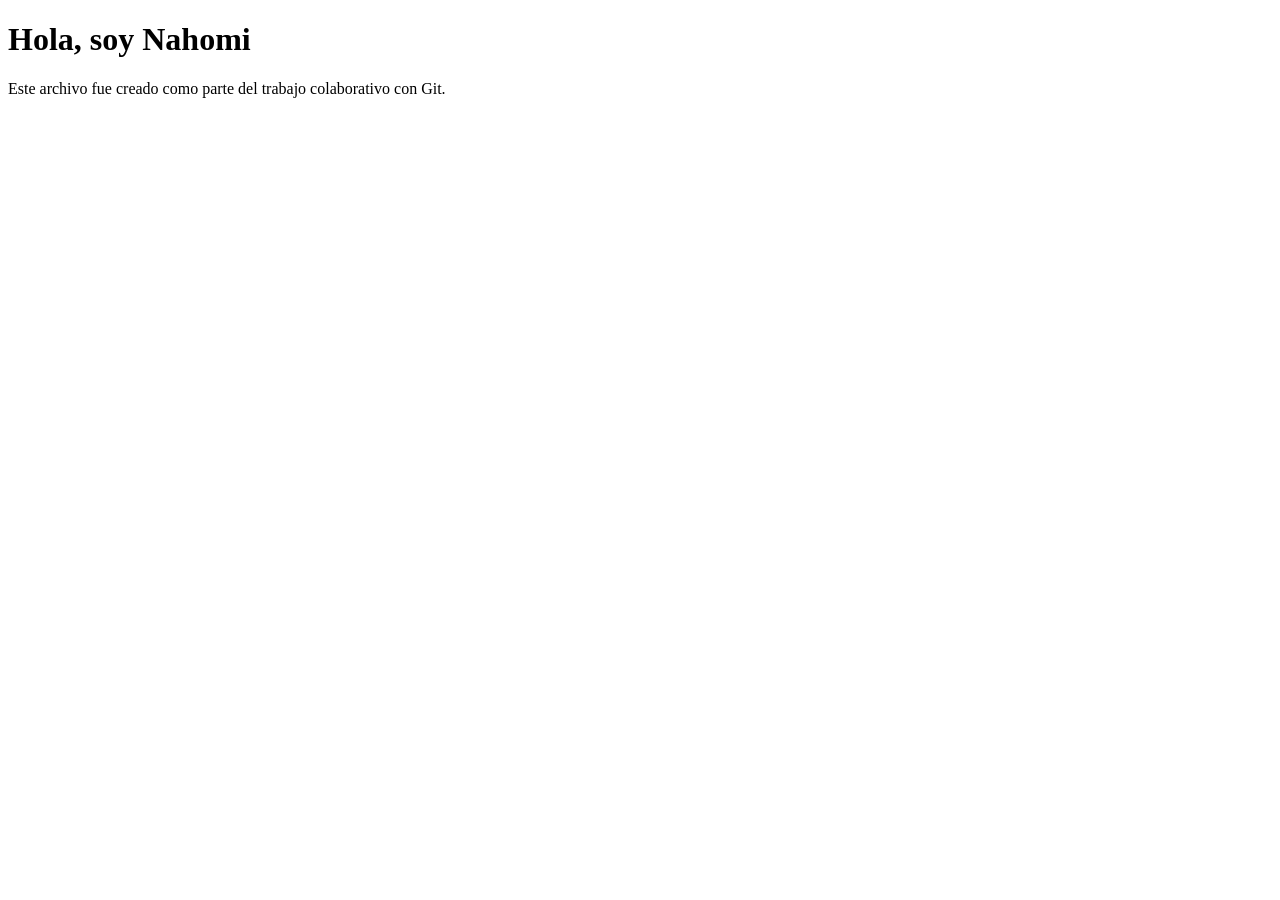
<file: Nahomi.html>
<!DOCTYPE html>
<html lang="es">
<head>
    <meta charset="UTF-8">
    <title>Nahomi</title>
</head>
<body>
    <h1>Hola, soy Nahomi</h1>
    <p>Este archivo fue creado como parte del trabajo colaborativo con Git.</p>
</body>
</html>
</file>
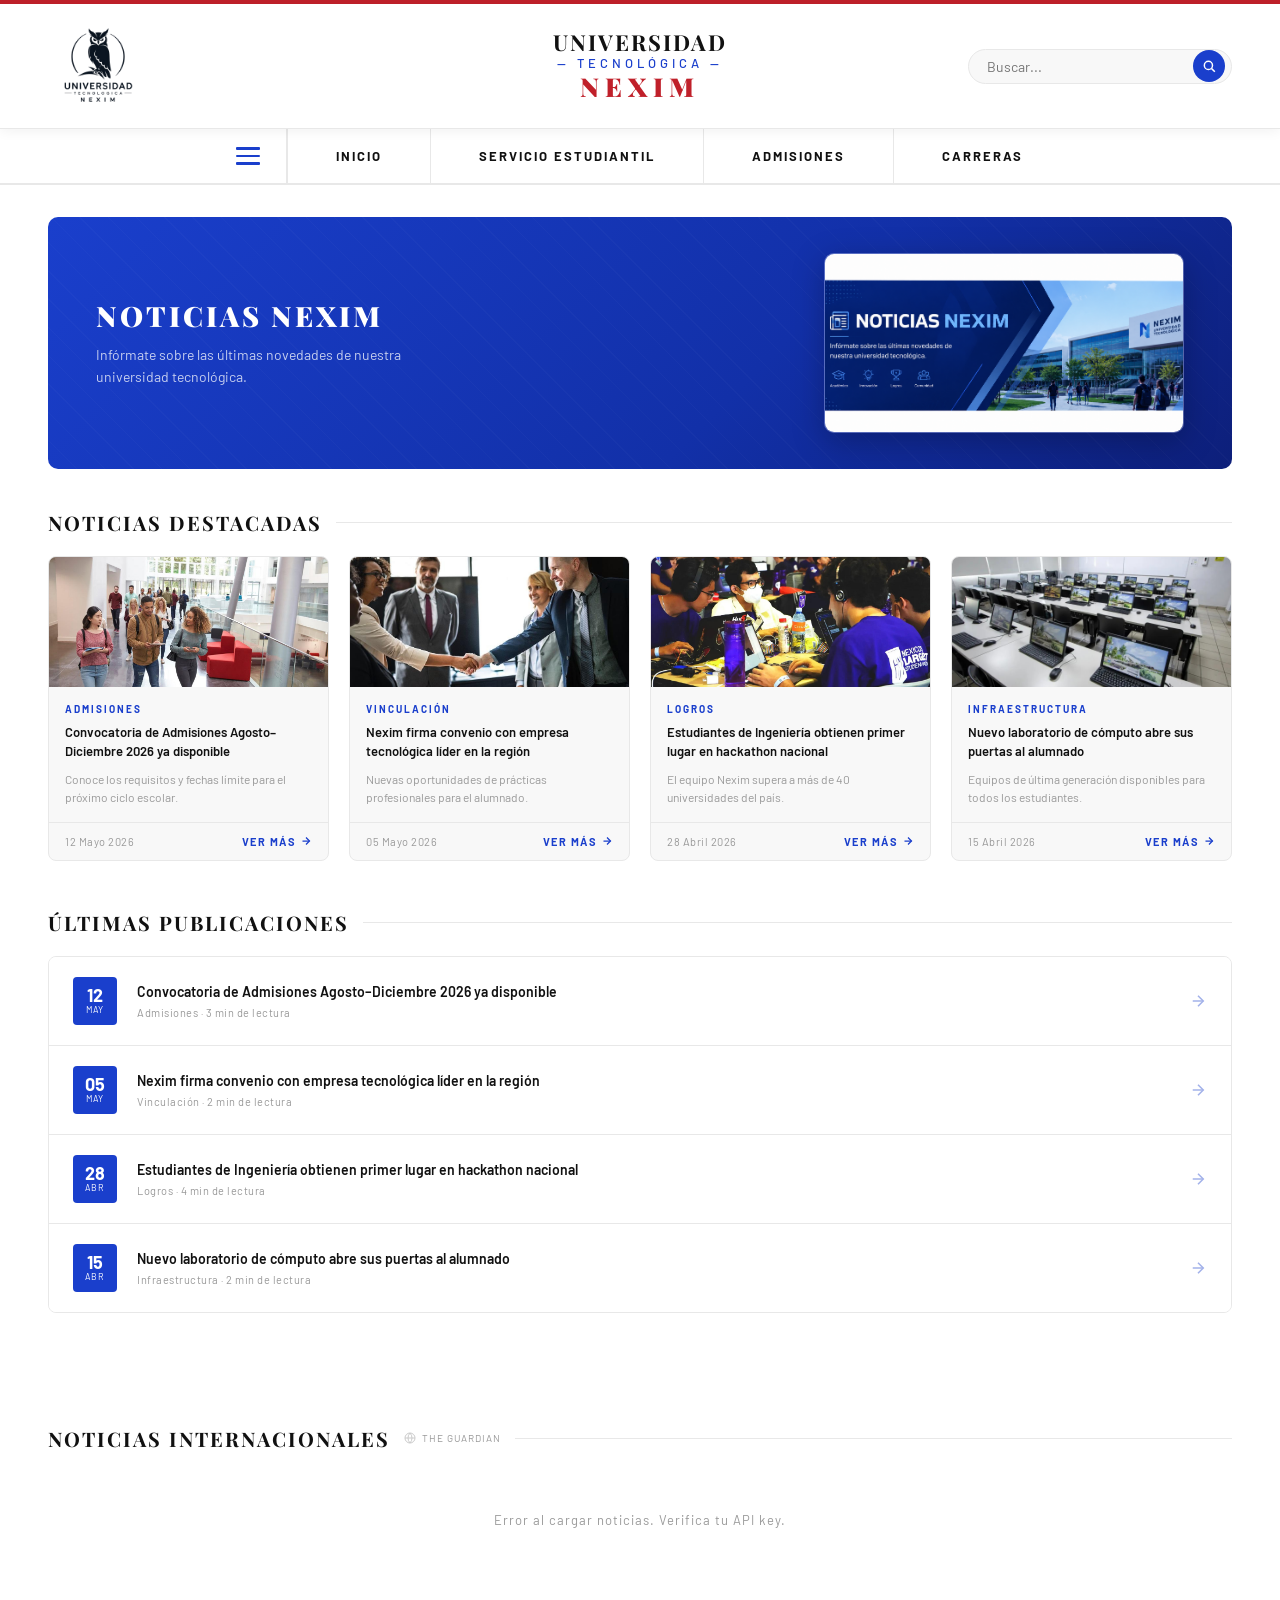
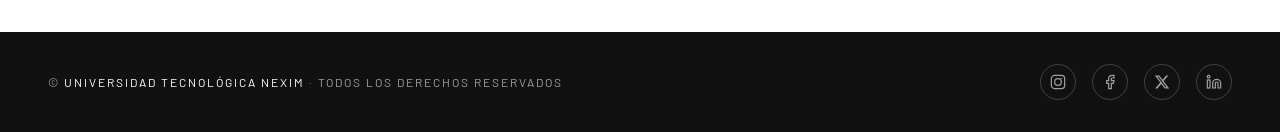
<file: noticias.html>
<!DOCTYPE html>
<html lang="es">
<head>
<meta charset="UTF-8">
<meta name="viewport" content="width=device-width, initial-scale=1.0">
<title>Noticias — Universidad Tecnológica Nexim</title>
<link href="https://fonts.googleapis.com/css2?family=Playfair+Display:wght@700;900&family=Barlow:wght@300;400;500;600;700&display=swap" rel="stylesheet">
<link rel="stylesheet" href="noticias.css">
</head>
<body>

<div class="top-bar"></div>

<header>
  <a class="logo-area" href="index.html">
    <img class="logo-img" src="img/logo v2.png" alt="Logo Universidad Tecnológica Nexim">
  </a>
  <div class="logo-text">
    <span class="universidad">Universidad</span>
    <span class="tecnologica">— Tecnológica —</span>
    <span class="nexim">Nexim</span>
  </div>
  <div class="search-box">
    <input type="text" placeholder="Buscar...">
    <button>
      <svg width="14" height="14" fill="none" stroke="currentColor" stroke-width="2.5" viewBox="0 0 24 24">
        <circle cx="11" cy="11" r="7"/><line x1="16.5" y1="16.5" x2="22" y2="22"/>
      </svg>
    </button>
  </div>
</header>

<nav>
  <ul>
    <li id="hb-wrap">
      <button class="hamburger-btn" id="hb-btn">
        <span></span><span></span><span></span>
      </button>
      <ul class="submenu" id="se-submenu">
        <li>
          <a href="noticias.html" class="active">
            <svg width="15" height="15" fill="none" stroke="currentColor" stroke-width="2" viewBox="0 0 24 24">
              <path d="M4 22h16a2 2 0 0 0 2-2V4a2 2 0 0 0-2-2H8a2 2 0 0 0-2 2v2"/>
              <rect x="2" y="10" width="12" height="10" rx="1"/>
              <path d="M2 14l2 2 4-4"/>
            </svg>
            Noticias
          </a>
        </li>
        <li>
          <a href="eventos.html">
            <svg width="15" height="15" fill="none" stroke="currentColor" stroke-width="2" viewBox="0 0 24 24">
              <rect x="3" y="4" width="18" height="18" rx="2" ry="2"/>
              <line x1="16" y1="2" x2="16" y2="6"/>
              <line x1="8" y1="2" x2="8" y2="6"/>
              <line x1="3" y1="10" x2="21" y2="10"/>
            </svg>
            Eventos
          </a>
        </li>
      </ul>
    </li>
    <li><a href="index.html">Inicio</a></li>
    <li><a href="estudiantil.html">Servicio Estudiantil</a></li>
    <li><a href="admisiones.html">Admisiones</a></li>
    <li><a href="carreras.html">Carreras</a></li>
  </ul>
</nav>

<div class="news-hero">
  <div class="news-hero-text">
    <h1>Noticias Nexim</h1>
    <p>Infórmate sobre las últimas novedades de nuestra universidad tecnológica.</p>
  </div>
  <div class="news-hero-img">
    <img src="img/baner.png" alt="Noticias Nexim">
  </div>
</div>

<!-- NOTICIAS DESTACADAS (propias de Nexim) -->
<div class="section-label">
  <h2>Noticias destacadas</h2>
</div>

<div class="noticias-grid">
  <div class="noticia-card">
    <div class="noticia-card-img"><img src="img/campus.jpg" alt="Convocatoria Admisiones"></div>
    <div class="noticia-card-body">
      <span class="noticia-card-tag">Admisiones</span>
      <div class="noticia-card-title">Convocatoria de Admisiones Agosto–Diciembre 2026 ya disponible</div>
      <div class="noticia-card-excerpt">Conoce los requisitos y fechas límite para el próximo ciclo escolar.</div>
    </div>
    <div class="noticia-card-footer">
      <span class="noticia-card-date">12 Mayo 2026</span>
      <a href="#" class="btn-ver-mas">Ver más <svg fill="none" stroke="currentColor" stroke-width="2.5" viewBox="0 0 24 24"><line x1="5" y1="12" x2="19" y2="12"/><polyline points="12 5 19 12 12 19"/></svg></a>
    </div>
  </div>
  <div class="noticia-card">
    <div class="noticia-card-img"><img src="img/vinculacion.jpg" alt="Convenio tecnológico"></div>
    <div class="noticia-card-body">
      <span class="noticia-card-tag">Vinculación</span>
      <div class="noticia-card-title">Nexim firma convenio con empresa tecnológica líder en la región</div>
      <div class="noticia-card-excerpt">Nuevas oportunidades de prácticas profesionales para el alumnado.</div>
    </div>
    <div class="noticia-card-footer">
      <span class="noticia-card-date">05 Mayo 2026</span>
      <a href="#" class="btn-ver-mas">Ver más <svg fill="none" stroke="currentColor" stroke-width="2.5" viewBox="0 0 24 24"><line x1="5" y1="12" x2="19" y2="12"/><polyline points="12 5 19 12 12 19"/></svg></a>
    </div>
  </div>
  <div class="noticia-card">
    <div class="noticia-card-img"><img src="img/logros.jpg" alt="Hackathon nacional"></div>
    <div class="noticia-card-body">
      <span class="noticia-card-tag">Logros</span>
      <div class="noticia-card-title">Estudiantes de Ingeniería obtienen primer lugar en hackathon nacional</div>
      <div class="noticia-card-excerpt">El equipo Nexim supera a más de 40 universidades del país.</div>
    </div>
    <div class="noticia-card-footer">
      <span class="noticia-card-date">28 Abril 2026</span>
      <a href="#" class="btn-ver-mas">Ver más <svg fill="none" stroke="currentColor" stroke-width="2.5" viewBox="0 0 24 24"><line x1="5" y1="12" x2="19" y2="12"/><polyline points="12 5 19 12 12 19"/></svg></a>
    </div>
  </div>
  <div class="noticia-card">
    <div class="noticia-card-img"><img src="img/salon.jpg" alt="Laboratorio de cómputo"></div>
    <div class="noticia-card-body">
      <span class="noticia-card-tag">Infraestructura</span>
      <div class="noticia-card-title">Nuevo laboratorio de cómputo abre sus puertas al alumnado</div>
      <div class="noticia-card-excerpt">Equipos de última generación disponibles para todos los estudiantes.</div>
    </div>
    <div class="noticia-card-footer">
      <span class="noticia-card-date">15 Abril 2026</span>
      <a href="#" class="btn-ver-mas">Ver más <svg fill="none" stroke="currentColor" stroke-width="2.5" viewBox="0 0 24 24"><line x1="5" y1="12" x2="19" y2="12"/><polyline points="12 5 19 12 12 19"/></svg></a>
    </div>
  </div>
</div>

<!-- ÚLTIMAS PUBLICACIONES -->
<div class="section-label" style="padding-top: 48px;">
  <h2>Últimas publicaciones</h2>
</div>

<div class="publicaciones-list">
  <div class="publicacion-item">
    <div class="pub-date-box"><span class="day">12</span><span class="month">May</span></div>
    <div class="pub-info">
      <div class="pub-title">Convocatoria de Admisiones Agosto–Diciembre 2026 ya disponible</div>
      <div class="pub-meta">Admisiones · 3 min de lectura</div>
    </div>
    <svg class="pub-arrow" width="18" height="18" fill="none" stroke="currentColor" stroke-width="2" viewBox="0 0 24 24"><line x1="5" y1="12" x2="19" y2="12"/><polyline points="12 5 19 12 12 19"/></svg>
  </div>
  <div class="publicacion-item">
    <div class="pub-date-box"><span class="day">05</span><span class="month">May</span></div>
    <div class="pub-info">
      <div class="pub-title">Nexim firma convenio con empresa tecnológica líder en la región</div>
      <div class="pub-meta">Vinculación · 2 min de lectura</div>
    </div>
    <svg class="pub-arrow" width="18" height="18" fill="none" stroke="currentColor" stroke-width="2" viewBox="0 0 24 24"><line x1="5" y1="12" x2="19" y2="12"/><polyline points="12 5 19 12 12 19"/></svg>
  </div>
  <div class="publicacion-item">
    <div class="pub-date-box"><span class="day">28</span><span class="month">Abr</span></div>
    <div class="pub-info">
      <div class="pub-title">Estudiantes de Ingeniería obtienen primer lugar en hackathon nacional</div>
      <div class="pub-meta">Logros · 4 min de lectura</div>
    </div>
    <svg class="pub-arrow" width="18" height="18" fill="none" stroke="currentColor" stroke-width="2" viewBox="0 0 24 24"><line x1="5" y1="12" x2="19" y2="12"/><polyline points="12 5 19 12 12 19"/></svg>
  </div>
  <div class="publicacion-item">
    <div class="pub-date-box"><span class="day">15</span><span class="month">Abr</span></div>
    <div class="pub-info">
      <div class="pub-title">Nuevo laboratorio de cómputo abre sus puertas al alumnado</div>
      <div class="pub-meta">Infraestructura · 2 min de lectura</div>
    </div>
    <svg class="pub-arrow" width="18" height="18" fill="none" stroke="currentColor" stroke-width="2" viewBox="0 0 24 24"><line x1="5" y1="12" x2="19" y2="12"/><polyline points="12 5 19 12 12 19"/></svg>
  </div>
</div>

<!-- ══════════════════════════════════════════════════════════
     NOTICIAS INTERNACIONALES — THE GUARDIAN API
     ══════════════════════════════════════════════════════════ -->
<div class="section-label" style="padding-top: 48px;">
  <h2>Noticias internacionales</h2>
  <span class="guardian-badge">
    <svg width="12" height="12" fill="none" stroke="currentColor" stroke-width="2" viewBox="0 0 24 24">
      <circle cx="12" cy="12" r="10"/>
      <line x1="2" y1="12" x2="22" y2="12"/>
      <path d="M12 2a15.3 15.3 0 0 1 4 10 15.3 15.3 0 0 1-4 10 15.3 15.3 0 0 1-4-10 15.3 15.3 0 0 1 4-10z"/>
    </svg>
    The Guardian
  </span>
</div>

<div class="guardian-section">
  <div class="guardian-grid" id="guardian-grid">
    <div class="guardian-loading">Cargando noticias internacionales...</div>
  </div>
</div>
<!-- ══════════════════════════════════════════════════════════ -->

<footer>
  <div class="copy">© <span>Universidad Tecnológica Nexim</span> · Todos los derechos reservados</div>
  <div class="social-links">
    <a href="#" title="Instagram">
      <svg width="16" height="16" fill="none" stroke="currentColor" stroke-width="1.8" viewBox="0 0 24 24">
        <rect x="2" y="2" width="20" height="20" rx="5" ry="5"/><circle cx="12" cy="12" r="5"/>
        <circle cx="17.5" cy="6.5" r="1" fill="currentColor" stroke="none"/>
      </svg>
    </a>
    <a href="#" title="Facebook">
      <svg width="16" height="16" fill="none" stroke="currentColor" stroke-width="1.8" viewBox="0 0 24 24">
        <path d="M18 2h-3a5 5 0 0 0-5 5v3H7v4h3v8h4v-8h3l1-4h-4V7a1 1 0 0 1 1-1h3z"/>
      </svg>
    </a>
    <a href="#" title="Twitter">
      <svg width="16" height="16" fill="currentColor" viewBox="0 0 24 24">
        <path d="M18.244 2.25h3.308l-7.227 8.26 8.502 11.24H16.17l-5.214-6.817L4.99 21.75H1.68l7.73-8.835L1.254 2.25H8.08l4.713 6.231zm-1.161 17.52h1.833L7.084 4.126H5.117z"/>
      </svg>
    </a>
    <a href="#" title="LinkedIn">
      <svg width="16" height="16" fill="none" stroke="currentColor" stroke-width="1.8" viewBox="0 0 24 24">
        <path d="M16 8a6 6 0 0 1 6 6v7h-4v-7a2 2 0 0 0-2-2 2 2 0 0 0-2 2v7h-4v-7a6 6 0 0 1 6-6z"/>
        <rect x="2" y="9" width="4" height="12"/><circle cx="4" cy="4" r="2"/>
      </svg>
    </a>
  </div>
</footer>

<script>
  /* ── Hamburger ── */
  const hbBtn  = document.getElementById('hb-btn');
  const submenu = document.getElementById('se-submenu');
  hbBtn.addEventListener('click', function(e) {
    e.stopPropagation();
    const isOpen = submenu.classList.toggle('open');
    if (isOpen) {
      const rect = hbBtn.getBoundingClientRect();
      submenu.style.top  = rect.bottom + 'px';
      submenu.style.left = rect.left   + 'px';
    }
  });
  document.addEventListener('click', () => submenu.classList.remove('open'));

  /* ══════════════════════════════════════════════════════════
     THE GUARDIAN API — Integración
     ══════════════════════════════════════════════════════════

  */
  const GUARDIAN_API_KEY = '79652912-758a-4c9e-b8a9-3ecbcfd32519'
  const GUARDIAN_URL     =
    `https://content.guardianapis.com/search` +
    `?q=technology%20education%20university` +
    `&section=technology|education|science` +
    `&show-fields=trailText,thumbnail` +
    `&page-size=4` +
    `&api-key=${GUARDIAN_API_KEY}`;

  const arrowSVG = `<svg width="12" height="12" fill="none" stroke="currentColor" stroke-width="2.5" viewBox="0 0 24 24">
    <line x1="5" y1="12" x2="19" y2="12"/><polyline points="12 5 19 12 12 19"/></svg>`;

  const placeholderSVG = `
    <div class="guardian-card-thumb-placeholder">
      <svg width="36" height="36" fill="none" stroke="currentColor" stroke-width="1.5" viewBox="0 0 24 24">
        <rect x="3" y="3" width="18" height="18" rx="2"/>
        <circle cx="8.5" cy="8.5" r="1.5"/>
        <polyline points="21 15 16 10 5 21"/>
      </svg>
    </div>`;

  async function cargarGuardian() {
    const grid = document.getElementById('guardian-grid');
    try {
      const res  = await fetch(GUARDIAN_URL);
      const data = await res.json();

      if (!data.response || !data.response.results.length) {
        grid.innerHTML = '<div class="guardian-loading">No se encontraron noticias.</div>';
        return;
      }

      grid.innerHTML = data.response.results.map(item => {
        const fecha    = new Date(item.webPublicationDate);
        const fechaStr = fecha.toLocaleDateString('es-MX', { day: '2-digit', month: 'short', year: 'numeric' });
        const seccion  = item.sectionName || 'Internacional';
        const titulo   = item.webTitle;
        const thumb    = item.fields?.thumbnail;
        const url      = item.webUrl;
        const imgHTML  = thumb
          ? `<img src="${thumb}" alt="${titulo}" loading="lazy">`
          : placeholderSVG;

        return `
          <a class="guardian-card" href="${url}" target="_blank" rel="noopener">
            <div class="guardian-card-thumb">${imgHTML}</div>
            <div class="guardian-card-body">
              <span class="guardian-card-tag">${seccion}</span>
              <div class="guardian-card-title">${titulo}</div>
            </div>
            <div class="guardian-card-footer">
              <span class="guardian-card-date">${fechaStr}</span>
              <span class="guardian-card-link">Ver más ${arrowSVG}</span>
            </div>
          </a>`;
      }).join('');

    } catch (err) {
      grid.innerHTML = '<div class="guardian-loading">Error al cargar noticias. Verifica tu API key.</div>';
      console.error('Guardian API error:', err);
    }
  }

  cargarGuardian();
  /* ══════════════════════════════════════════════════════════ */
</script>

</body>
</html>
</file>
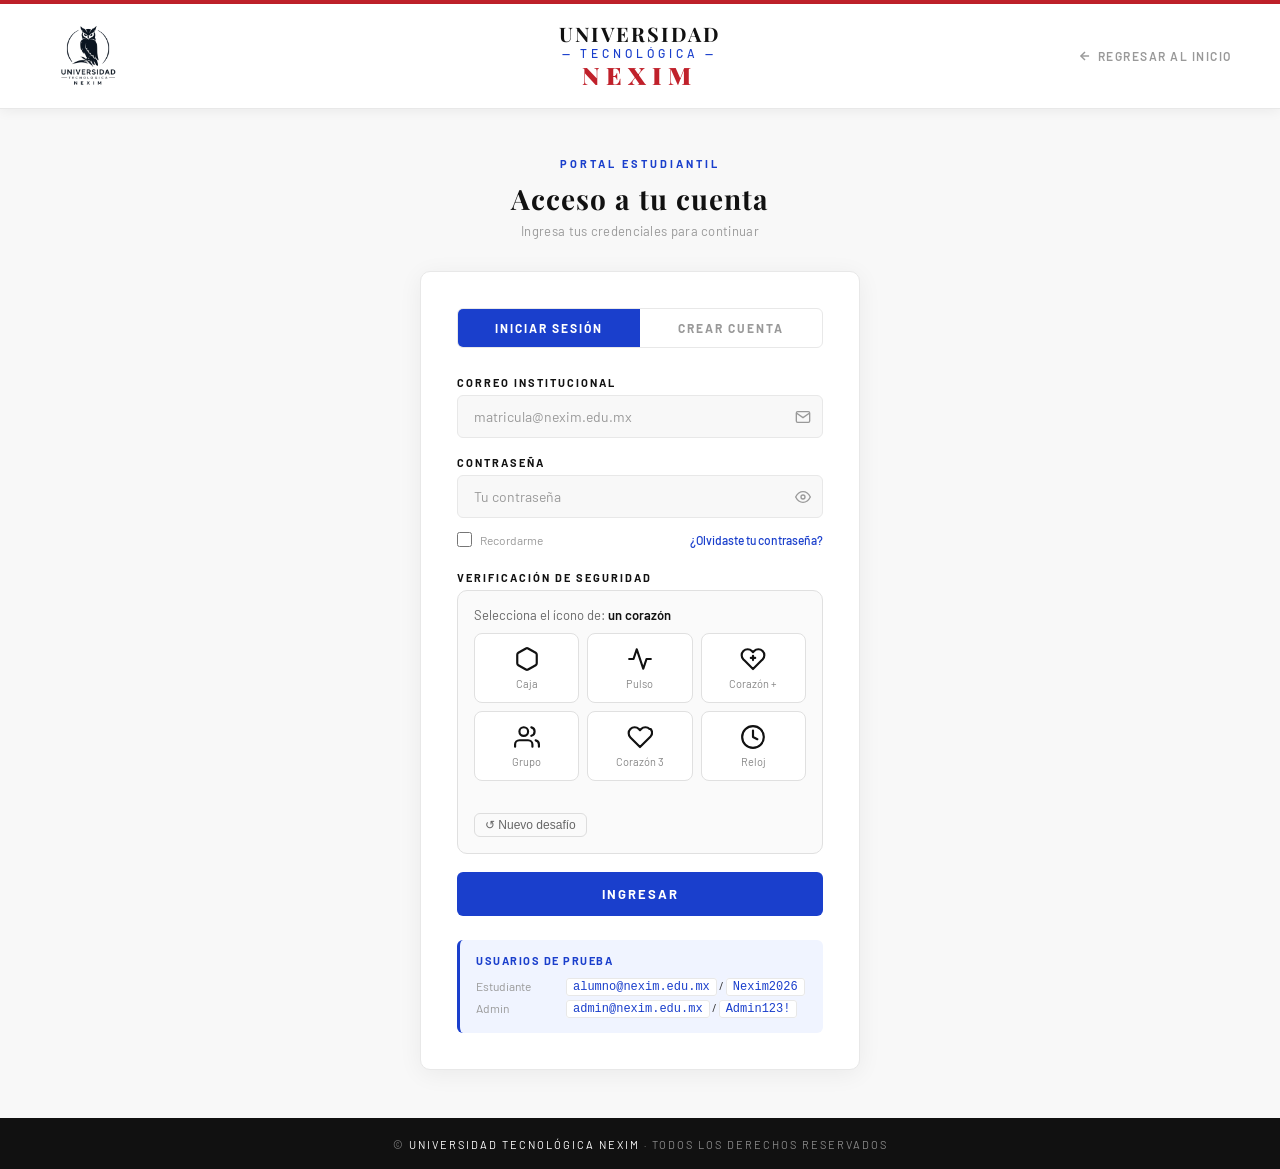
<file: portal.html>
<!DOCTYPE html>
<html lang="es">
<head>
<meta charset="UTF-8">
<meta name="viewport" content="width=device-width, initial-scale=1.0">
<title>Portal Estudiantil — Universidad Tecnológica Nexim</title>
<link href="https://fonts.googleapis.com/css2?family=Playfair+Display:wght@700;900&family=Barlow:wght@300;400;500;600;700&display=swap" rel="stylesheet">
<link rel="stylesheet" href="portal.css">
</head>
<body>

<div class="top-bar"></div>

<header>
  <a href="index.html">
    <img class="logo-img" src="img/logo v2.png" alt="Logo Universidad Tecnológica Nexim">
  </a>
  <div class="logo-text">
    <span class="universidad">Universidad</span>
    <span class="tecnologica">— Tecnológica —</span>
    <span class="nexim">Nexim</span>
  </div>
  <div class="header-right">
    <div class="user-badge">
      <div class="user-avatar" id="user-avatar">?</div>
      <span id="user-nombre">Cargando...</span>
    </div>
    <a href="index.html" class="back-link">
      <svg width="13" height="13" fill="none" stroke="currentColor" stroke-width="2.5" viewBox="0 0 24 24">
        <path d="M3 9l9-7 9 7v11a2 2 0 0 1-2 2H5a2 2 0 0 1-2-2z"/><polyline points="9 22 9 12 15 12 15 22"/>
      </svg>
      Inicio
    </a>
    <button class="btn-logout" onclick="doLogout()">
      <svg width="14" height="14" fill="none" stroke="currentColor" stroke-width="2" viewBox="0 0 24 24">
        <path d="M9 21H5a2 2 0 0 1-2-2V5a2 2 0 0 1 2-2h4"/>
        <polyline points="16 17 21 12 16 7"/><line x1="21" y1="12" x2="9" y2="12"/>
      </svg>
      Cerrar sesión
    </button>
  </div>
</header>

<div class="portal-banner">
  <p class="eyebrow">Portal Estudiantil · Universidad Tecnológica Nexim</p>
  <h1>Bienvenido a tu Portal</h1>
  <p>Consulta tus calificaciones, horario, asesorías y tutorías desde un solo lugar.</p>
</div>

<div class="portal-layout">

  <!-- ── SIDEBAR ── -->
  <aside class="sidebar">
    <div class="sidebar-section">
      <div class="sidebar-label">General</div>
      <a class="sidebar-item active" onclick="showSection('dashboard')" href="#">
        <svg width="16" height="16" fill="none" stroke="currentColor" stroke-width="2" viewBox="0 0 24 24">
          <rect x="3" y="3" width="7" height="7"/><rect x="14" y="3" width="7" height="7"/>
          <rect x="3" y="14" width="7" height="7"/><rect x="14" y="14" width="7" height="7"/>
        </svg>
        Resumen
      </a>
    </div>
    <div class="sidebar-section">
      <div class="sidebar-label">Académico</div>
      <a class="sidebar-item" onclick="showSection('calificaciones')" href="#">
        <svg width="16" height="16" fill="none" stroke="currentColor" stroke-width="2" viewBox="0 0 24 24">
          <path d="M14 2H6a2 2 0 0 0-2 2v16a2 2 0 0 0 2 2h12a2 2 0 0 0 2-2V8z"/>
          <polyline points="14 2 14 8 20 8"/>
          <line x1="9" y1="13" x2="15" y2="13"/><line x1="9" y1="17" x2="15" y2="17"/>
          <polyline points="9 9 10 9 11 9"/>
        </svg>
        Calificaciones
      </a>
      <a class="sidebar-item" onclick="showSection('horario')" href="#">
        <svg width="16" height="16" fill="none" stroke="currentColor" stroke-width="2" viewBox="0 0 24 24">
          <rect x="3" y="4" width="18" height="18" rx="2" ry="2"/>
          <line x1="16" y1="2" x2="16" y2="6"/>
          <line x1="8" y1="2" x2="8" y2="6"/>
          <line x1="3" y1="10" x2="21" y2="10"/>
        </svg>
        Horario
      </a>
    </div>
    <div class="sidebar-section">
      <div class="sidebar-label">Apoyo Académico</div>
      <a class="sidebar-item" onclick="showSection('asesorias')" href="#">
        <svg width="16" height="16" fill="none" stroke="currentColor" stroke-width="2" viewBox="0 0 24 24">
          <path d="M17 21v-2a4 4 0 0 0-4-4H5a4 4 0 0 0-4 4v2"/>
          <circle cx="9" cy="7" r="4"/>
          <path d="M23 21v-2a4 4 0 0 0-3-3.87"/>
          <path d="M16 3.13a4 4 0 0 1 0 7.75"/>
        </svg>
        Asesorías
      </a>
      <a class="sidebar-item" onclick="showSection('tutorias')" href="#">
        <svg width="16" height="16" fill="none" stroke="currentColor" stroke-width="2" viewBox="0 0 24 24">
          <path d="M2 3h6a4 4 0 0 1 4 4v14a3 3 0 0 0-3-3H2z"/>
          <path d="M22 3h-6a4 4 0 0 0-4 4v14a3 3 0 0 1 3-3h7z"/>
        </svg>
        Tutorías
      </a>
    </div>
  </aside>

  <!-- ── MAIN ── -->
  <main class="portal-content">

    <!-- DASHBOARD -->
    <div class="portal-section active" id="sec-dashboard">
      <div class="section-header">
        <h2>Resumen General</h2>
        <p>Vista rápida de tu situación académica actual</p>
      </div>
      <div class="stats-row">
        <div class="stat-card"><div class="stat-num">8.6</div><div class="stat-label">Promedio General</div></div>
        <div class="stat-card"><div class="stat-num">7</div><div class="stat-label">Materias Cursando</div></div>
        <div class="stat-card"><div class="stat-num">2</div><div class="stat-label">Asesorías Pendientes</div></div>
        <div class="stat-card"><div class="stat-num">1</div><div class="stat-label">Tutoría Programada</div></div>
      </div>
      <div class="cards-grid">
        <div class="card" onclick="showSection('calificaciones')" style="cursor:pointer">
          <div class="card-icon blue">
            <svg width="20" height="20" fill="none" stroke="currentColor" stroke-width="2" viewBox="0 0 24 24">
              <path d="M14 2H6a2 2 0 0 0-2 2v16a2 2 0 0 0 2 2h12a2 2 0 0 0 2-2V8z"/>
              <polyline points="14 2 14 8 20 8"/>
            </svg>
          </div>
          <h3>Calificaciones</h3>
          <p>Consulta tus calificaciones parciales y finales por materia.</p>
          <div class="card-meta">Ver calificaciones →</div>
        </div>
        <div class="card" onclick="showSection('horario')" style="cursor:pointer">
          <div class="card-icon navy">
            <svg width="20" height="20" fill="none" stroke="currentColor" stroke-width="2" viewBox="0 0 24 24">
              <rect x="3" y="4" width="18" height="18" rx="2" ry="2"/>
              <line x1="16" y1="2" x2="16" y2="6"/><line x1="8" y1="2" x2="8" y2="6"/>
              <line x1="3" y1="10" x2="21" y2="10"/>
            </svg>
          </div>
          <h3>Horario de Clases</h3>
          <p>Revisa tus materias, salones y horarios del semestre actual.</p>
          <div class="card-meta">Ver horario →</div>
        </div>
        <div class="card" onclick="showSection('asesorias')" style="cursor:pointer">
          <div class="card-icon green">
            <svg width="20" height="20" fill="none" stroke="currentColor" stroke-width="2" viewBox="0 0 24 24">
              <path d="M17 21v-2a4 4 0 0 0-4-4H5a4 4 0 0 0-4 4v2"/>
              <circle cx="9" cy="7" r="4"/>
              <path d="M23 21v-2a4 4 0 0 0-3-3.87"/>
              <path d="M16 3.13a4 4 0 0 1 0 7.75"/>
            </svg>
          </div>
          <h3>Asesorías</h3>
          <p>Solicita asesoría académica con tus docentes o compañeros tutores.</p>
          <div class="card-meta">Solicitar asesoría →</div>
        </div>
        <div class="card" onclick="showSection('tutorias')" style="cursor:pointer">
          <div class="card-icon gold">
            <svg width="20" height="20" fill="none" stroke="currentColor" stroke-width="2" viewBox="0 0 24 24">
              <path d="M2 3h6a4 4 0 0 1 4 4v14a3 3 0 0 0-3-3H2z"/>
              <path d="M22 3h-6a4 4 0 0 0-4 4v14a3 3 0 0 1 3-3h7z"/>
            </svg>
          </div>
          <h3>Tutorías</h3>
          <p>Programa sesiones de tutoría y consulta el seguimiento de tu tutor.</p>
          <div class="card-meta">Ver tutorías →</div>
        </div>
      </div>
    </div>

    <!-- CALIFICACIONES -->
    <div class="portal-section" id="sec-calificaciones">
      <div class="section-header">
        <h2>Calificaciones</h2>
        <p>Semestre Enero – Junio 2026 · Período parcial en curso</p>
      </div>
      <table class="data-table">
        <thead>
          <tr>
            <th>Materia</th>
            <th>Docente</th>
            <th>P1</th><th>P2</th><th>P3</th>
            <th>Final</th>
            <th>Estado</th>
          </tr>
        </thead>
        <tbody>
          <tr>
            <td><strong>Cálculo Diferencial</strong></td>
            <td>Dr. Martínez</td>
            <td><span class="grade-circle grade-b">8.5</span></td>
            <td><span class="grade-circle grade-a">9.2</span></td>
            <td><span class="grade-circle grade-b">8.8</span></td>
            <td><strong>8.8</strong></td>
            <td><span class="badge badge-green">Aprobado</span></td>
          </tr>
          <tr>
            <td><strong>Programación Avanzada</strong></td>
            <td>Ing. López</td>
            <td><span class="grade-circle grade-a">9.5</span></td>
            <td><span class="grade-circle grade-a">9.0</span></td>
            <td><span class="grade-circle grade-a">9.3</span></td>
            <td><strong>9.3</strong></td>
            <td><span class="badge badge-green">Aprobado</span></td>
          </tr>
          <tr>
            <td><strong>Redes de Computadoras</strong></td>
            <td>Ing. Ramírez</td>
            <td><span class="grade-circle grade-b">8.0</span></td>
            <td><span class="grade-circle grade-c">7.5</span></td>
            <td><span class="grade-circle grade-b">8.2</span></td>
            <td><strong>7.9</strong></td>
            <td><span class="badge badge-green">Aprobado</span></td>
          </tr>
          <tr>
            <td><strong>Base de Datos</strong></td>
            <td>Mtra. García</td>
            <td><span class="grade-circle grade-a">9.8</span></td>
            <td><span class="grade-circle grade-a">9.5</span></td>
            <td>—</td>
            <td><strong>9.6</strong></td>
            <td><span class="badge badge-blue">En curso</span></td>
          </tr>
          <tr>
            <td><strong>Inglés Técnico IV</strong></td>
            <td>Mtra. Flores</td>
            <td><span class="grade-circle grade-b">8.5</span></td>
            <td><span class="grade-circle grade-b">8.0</span></td>
            <td>—</td>
            <td><strong>8.3</strong></td>
            <td><span class="badge badge-blue">En curso</span></td>
          </tr>
          <tr>
            <td><strong>Estadística y Probabilidad</strong></td>
            <td>Dr. Herrera</td>
            <td><span class="grade-circle grade-c">6.8</span></td>
            <td><span class="grade-circle grade-c">7.0</span></td>
            <td>—</td>
            <td><strong>6.9</strong></td>
            <td><span class="badge badge-gold">En riesgo</span></td>
          </tr>
          <tr>
            <td><strong>Ética Profesional</strong></td>
            <td>Lic. Torres</td>
            <td><span class="grade-circle grade-a">9.0</span></td>
            <td><span class="grade-circle grade-a">9.5</span></td>
            <td>—</td>
            <td><strong>9.3</strong></td>
            <td><span class="badge badge-green">Aprobado</span></td>
          </tr>
        </tbody>
      </table>
    </div>

    <!-- HORARIO -->
    <div class="portal-section" id="sec-horario">
      <div class="section-header">
        <h2>Horario de Clases</h2>
        <p>Semestre Enero – Junio 2026 · Grupo 3-A Ingeniería en Sistemas</p>
      </div>
      <div class="schedule-grid">
        <div class="sch-header">Hora</div>
        <div class="sch-header">Lunes</div>
        <div class="sch-header">Martes</div>
        <div class="sch-header">Miércoles</div>
        <div class="sch-header">Jueves</div>
        <div class="sch-header">Viernes</div>

        <div class="sch-time">7:00–8:00</div>
        <div class="sch-cell"><div class="sch-class"><strong>Cálculo Diferencial</strong><br><span>Dr. Martínez · Aula 12</span></div></div>
        <div class="sch-cell sch-empty"></div>
        <div class="sch-cell"><div class="sch-class"><strong>Cálculo Diferencial</strong><br><span>Dr. Martínez · Aula 12</span></div></div>
        <div class="sch-cell sch-empty"></div>
        <div class="sch-cell"><div class="sch-class"><strong>Cálculo Diferencial</strong><br><span>Dr. Martínez · Aula 12</span></div></div>

        <div class="sch-time">8:00–9:00</div>
        <div class="sch-cell sch-empty"></div>
        <div class="sch-cell"><div class="sch-class"><strong>Programación Avanz.</strong><br><span>Ing. López · Lab 3</span></div></div>
        <div class="sch-cell sch-empty"></div>
        <div class="sch-cell"><div class="sch-class"><strong>Programación Avanz.</strong><br><span>Ing. López · Lab 3</span></div></div>
        <div class="sch-cell sch-empty"></div>

        <div class="sch-time">9:00–10:00</div>
        <div class="sch-cell"><div class="sch-class"><strong>Base de Datos</strong><br><span>Mtra. García · Aula 8</span></div></div>
        <div class="sch-cell sch-empty"></div>
        <div class="sch-cell"><div class="sch-class"><strong>Base de Datos</strong><br><span>Mtra. García · Aula 8</span></div></div>
        <div class="sch-cell sch-empty"></div>
        <div class="sch-cell sch-empty"></div>

        <div class="sch-time">10:00–11:00</div>
        <div class="sch-cell sch-empty"></div>
        <div class="sch-cell"><div class="sch-class"><strong>Redes de Comp.</strong><br><span>Ing. Ramírez · Lab 1</span></div></div>
        <div class="sch-cell sch-empty"></div>
        <div class="sch-cell"><div class="sch-class"><strong>Redes de Comp.</strong><br><span>Ing. Ramírez · Lab 1</span></div></div>
        <div class="sch-cell sch-empty"></div>

        <div class="sch-time">11:00–12:00</div>
        <div class="sch-cell"><div class="sch-class"><strong>Estadística</strong><br><span>Dr. Herrera · Aula 5</span></div></div>
        <div class="sch-cell sch-empty"></div>
        <div class="sch-cell"><div class="sch-class"><strong>Estadística</strong><br><span>Dr. Herrera · Aula 5</span></div></div>
        <div class="sch-cell sch-empty"></div>
        <div class="sch-cell sch-empty"></div>

        <div class="sch-time">12:00–13:00</div>
        <div class="sch-cell sch-empty"></div>
        <div class="sch-cell sch-empty"></div>
        <div class="sch-cell sch-empty"></div>
        <div class="sch-cell"><div class="sch-class"><strong>Inglés Técnico IV</strong><br><span>Mtra. Flores · Aula 2</span></div></div>
        <div class="sch-cell"><div class="sch-class"><strong>Inglés Técnico IV</strong><br><span>Mtra. Flores · Aula 2</span></div></div>

        <div class="sch-time">13:00–14:00</div>
        <div class="sch-cell sch-empty"></div>
        <div class="sch-cell"><div class="sch-class"><strong>Ética Profesional</strong><br><span>Lic. Torres · Aula 6</span></div></div>
        <div class="sch-cell sch-empty"></div>
        <div class="sch-cell sch-empty"></div>
        <div class="sch-cell"><div class="sch-class"><strong>Ética Profesional</strong><br><span>Lic. Torres · Aula 6</span></div></div>
      </div>
    </div>

    <!-- ASESORÍAS -->
    <div class="portal-section" id="sec-asesorias">
      <div class="section-header">
        <h2>Asesorías Académicas</h2>
        <p>Solicita apoyo con alguna materia o consulta tus asesorías programadas</p>
      </div>

      <div class="request-form">
        <h3>Solicitar nueva asesoría</h3>
        <div class="form-row">
          <label>Materia</label>
          <select id="as-materia">
            <option value="">Selecciona una materia...</option>
            <option>Cálculo Diferencial</option>
            <option>Programación Avanzada</option>
            <option>Redes de Computadoras</option>
            <option>Base de Datos</option>
            <option>Estadística y Probabilidad</option>
            <option>Inglés Técnico IV</option>
            <option>Ética Profesional</option>
          </select>
        </div>
        <div class="form-row">
          <label>Tipo de asesoría</label>
          <select id="as-tipo">
            <option>Con el docente</option>
            <option>Con tutor par (alumno)</option>
            <option>En línea (videoconferencia)</option>
          </select>
        </div>
        <div class="form-row">
          <label>Fecha y hora preferida</label>
          <input type="datetime-local" id="as-fecha">
        </div>
        <div class="form-row">
          <label>Tema o duda específica</label>
          <textarea id="as-tema" placeholder="Describe brevemente el tema en que necesitas apoyo..."></textarea>
        </div>
        <button class="btn-submit" onclick="solicitarAsesoria()">Enviar solicitud</button>
      </div>

      <h3 style="font-size:.95rem;font-weight:600;color:var(--navy);margin-bottom:14px;">Mis asesorías</h3>
      <table class="data-table">
        <thead>
          <tr><th>Materia</th><th>Docente / Tutor</th><th>Fecha</th><th>Modalidad</th><th>Estado</th></tr>
        </thead>
        <tbody>
          <tr>
            <td>Estadística y Probabilidad</td>
            <td>Dr. Herrera</td>
            <td>10 Jun 2026 · 14:00</td>
            <td>Presencial</td>
            <td><span class="badge badge-gold">Pendiente</span></td>
          </tr>
          <tr>
            <td>Cálculo Diferencial</td>
            <td>Dr. Martínez</td>
            <td>05 Jun 2026 · 10:00</td>
            <td>En línea</td>
            <td><span class="badge badge-gold">Pendiente</span></td>
          </tr>
          <tr>
            <td>Redes de Computadoras</td>
            <td>Ing. Ramírez</td>
            <td>28 May 2026 · 11:00</td>
            <td>Presencial</td>
            <td><span class="badge badge-green">Realizada</span></td>
          </tr>
        </tbody>
      </table>
    </div>

    <!-- TUTORÍAS -->
    <div class="portal-section" id="sec-tutorias">
      <div class="section-header">
        <h2>Tutorías</h2>
        <p>Seguimiento académico y personal con tu tutor asignado</p>
      </div>

      <div class="cards-grid" style="margin-bottom:28px;">
        <div class="card">
          <div class="card-icon navy">
            <svg width="20" height="20" fill="none" stroke="currentColor" stroke-width="2" viewBox="0 0 24 24">
              <path d="M20 21v-2a4 4 0 0 0-4-4H8a4 4 0 0 0-4 4v2"/>
              <circle cx="12" cy="7" r="4"/>
            </svg>
          </div>
          <h3>Tutor asignado</h3>
          <p>Mtra. Sandra Vega Morales<br>Depto. de Ingeniería en Sistemas</p>
          <div class="card-meta">sandra.vega@nexim.edu.mx</div>
        </div>
        <div class="card">
          <div class="card-icon blue">
            <svg width="20" height="20" fill="none" stroke="currentColor" stroke-width="2" viewBox="0 0 24 24">
              <circle cx="12" cy="12" r="10"/>
              <polyline points="12 6 12 12 16 14"/>
            </svg>
          </div>
          <h3>Próxima sesión</h3>
          <p>Martes 17 de junio de 2026<br>11:00 AM · Oficina B-204</p>
          <div class="card-meta">En 9 días</div>
        </div>
        <div class="card">
          <div class="card-icon green">
            <svg width="20" height="20" fill="none" stroke="currentColor" stroke-width="2" viewBox="0 0 24 24">
              <polyline points="9 11 12 14 22 4"/>
              <path d="M21 12v7a2 2 0 0 1-2 2H5a2 2 0 0 1-2-2V5a2 2 0 0 1 2-2h11"/>
            </svg>
          </div>
          <h3>Sesiones realizadas</h3>
          <p>Has completado <strong>4 de 6</strong> sesiones del semestre. ¡Buen avance!</p>
          <div class="card-meta">67% completado</div>
        </div>
      </div>

      <div class="request-form">
        <h3>Solicitar sesión de tutoría</h3>
        <div class="form-row">
          <label>Motivo de la sesión</label>
          <select id="tut-motivo">
            <option>Seguimiento académico general</option>
            <option>Dificultades en materias específicas</option>
            <option>Orientación vocacional o de carrera</option>
            <option>Situación personal que afecta rendimiento</option>
            <option>Trámites escolares y administrativos</option>
          </select>
        </div>
        <div class="form-row">
          <label>Fecha y hora preferida</label>
          <input type="datetime-local" id="tut-fecha">
        </div>
        <div class="form-row">
          <label>Comentarios adicionales</label>
          <textarea id="tut-comentario" placeholder="Información relevante para tu tutor..."></textarea>
        </div>
        <button class="btn-submit" onclick="solicitarTutoria()">Agendar sesión</button>
      </div>

      <h3 style="font-size:.95rem;font-weight:600;color:var(--navy);margin-bottom:14px;">Historial de sesiones</h3>
      <table class="data-table">
        <thead>
          <tr><th>Fecha</th><th>Tutor</th><th>Motivo</th><th>Acuerdos / Notas</th><th>Estado</th></tr>
        </thead>
        <tbody>
          <tr>
            <td>20 May 2026</td>
            <td>Mtra. Vega</td>
            <td>Seguimiento general</td>
            <td>Reforzar Estadística, solicitar asesoría con Dr. Herrera</td>
            <td><span class="badge badge-green">Realizada</span></td>
          </tr>
          <tr>
            <td>06 May 2026</td>
            <td>Mtra. Vega</td>
            <td>Dificultades académicas</td>
            <td>Revisar técnicas de estudio para parciales</td>
            <td><span class="badge badge-green">Realizada</span></td>
          </tr>
          <tr>
            <td>15 Abr 2026</td>
            <td>Mtra. Vega</td>
            <td>Seguimiento general</td>
            <td>Sin observaciones relevantes, buen desempeño</td>
            <td><span class="badge badge-green">Realizada</span></td>
          </tr>
          <tr>
            <td>01 Abr 2026</td>
            <td>Mtra. Vega</td>
            <td>Inicio de semestre</td>
            <td>Presentación y establecimiento de metas semestrales</td>
            <td><span class="badge badge-green">Realizada</span></td>
          </tr>
          <tr>
            <td>17 Jun 2026</td>
            <td>Mtra. Vega</td>
            <td>Seguimiento académico</td>
            <td>—</td>
            <td><span class="badge badge-gold">Próxima</span></td>
          </tr>
        </tbody>
      </table>
    </div>

  </main>
</div>

<footer>
  © <span>Universidad Tecnológica Nexim</span> · Portal Estudiantil · Todos los derechos reservados
</footer>

<div class="toast" id="toast"></div>

<script>
// ── VERIFICAR SESIÓN ──
(function() {
  const raw = localStorage.getItem('nexim_session') || sessionStorage.getItem('nexim_session');
  if (!raw) { window.location.href = 'login.html'; return; }
  try {
    const s = JSON.parse(raw);
    const nombre = s.nombre || 'Estudiante';
    document.getElementById('user-nombre').textContent = nombre;
    const initials = nombre.split(' ').map(function(n) { return n[0]; }).slice(0,2).join('').toUpperCase();
    document.getElementById('user-avatar').textContent = initials;
  } catch(e) { window.location.href = 'login.html'; }
})();

// ── LOGOUT ──
function doLogout() {
  localStorage.removeItem('nexim_session');
  sessionStorage.removeItem('nexim_session');
  window.location.href = 'index.html';
}

// ── NAVEGACIÓN ──
function showSection(id) {
  document.querySelectorAll('.portal-section').forEach(function(s) { s.classList.remove('active'); });
  document.querySelectorAll('.sidebar-item').forEach(function(a) { a.classList.remove('active'); });
  document.getElementById('sec-' + id).classList.add('active');
  var items = document.querySelectorAll('.sidebar-item');
  items.forEach(function(a) {
    if (a.getAttribute('onclick') && a.getAttribute('onclick').indexOf("'" + id + "'") !== -1) {
      a.classList.add('active');
    }
  });
}

// ── TOAST ──
function showToast(msg) {
  var t = document.getElementById('toast');
  t.textContent = msg;
  t.classList.add('show');
  setTimeout(function() { t.classList.remove('show'); }, 3000);
}

// ── SOLICITAR ASESORÍA ──
function solicitarAsesoria() {
  var materia = document.getElementById('as-materia').value;
  var fecha   = document.getElementById('as-fecha').value;
  var tema    = document.getElementById('as-tema').value.trim();
  if (!materia) { showToast('⚠️ Selecciona una materia.'); return; }
  if (!fecha)   { showToast('⚠️ Indica la fecha y hora preferida.'); return; }
  if (!tema)    { showToast('⚠️ Describe el tema de la asesoría.'); return; }
  showToast('✓ Solicitud de asesoría enviada correctamente.');
  document.getElementById('as-materia').value = '';
  document.getElementById('as-fecha').value   = '';
  document.getElementById('as-tema').value    = '';
}

// ── SOLICITAR TUTORÍA ──
function solicitarTutoria() {
  var fecha = document.getElementById('tut-fecha').value;
  if (!fecha) { showToast('⚠️ Indica la fecha y hora preferida.'); return; }
  showToast('✓ Sesión de tutoría agendada correctamente.');
  document.getElementById('tut-fecha').value       = '';
  document.getElementById('tut-comentario').value  = '';
}
</script>
</body>
</html>
</file>
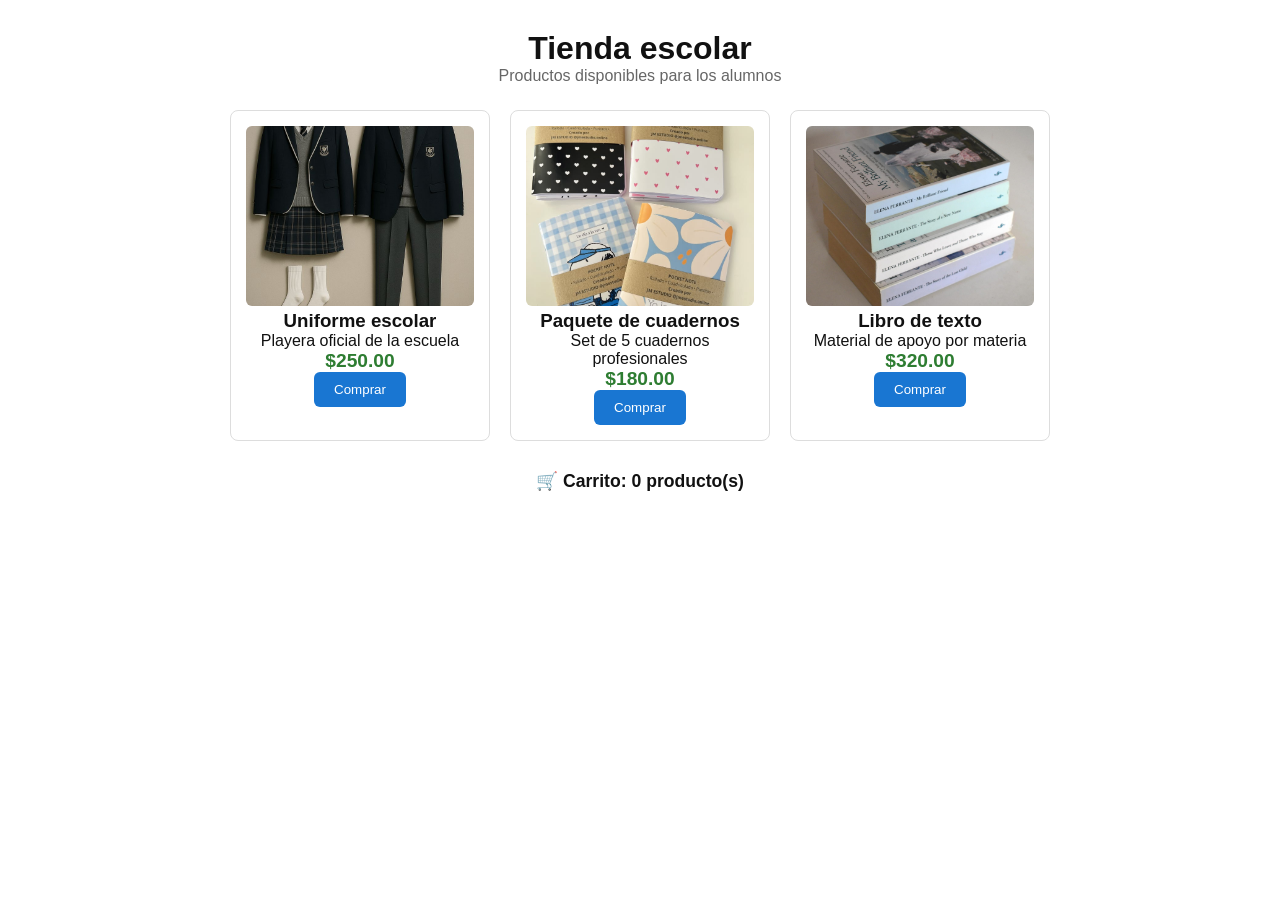
<file: tienda.html>
<!DOCTYPE html>
<html lang="es">
<head>
  <meta charset="UTF-8">
  <meta name="viewport" content="width=device-width, initial-scale=1.0">
  <title>Tienda escolar | ELIXENA</title>
  <link rel="stylesheet" href="style.css">
  <link rel="stylesheet" href="tienda.css">
</head>
<body>

  <!-- AQUÍ pega el menú/header de tu index.html para que se vea igual -->

  <main class="tienda">
    <h1>Tienda escolar</h1>
    <p class="subtitulo">Productos disponibles para los alumnos</p>

    <div class="productos">

      <div class="producto">
        <img src="img\uniforme.jpg" alt="Uniforme escolar">
        <h3>Uniforme escolar</h3>
        <p>Playera oficial de la escuela</p>
        <p class="precio">$250.00</p>
        <button class="btn-comprar">Comprar</button>
      </div>

      <div class="producto">
        <img src="img\cuadernos.jpg" alt="Cuadernos">
        <h3>Paquete de cuadernos</h3>
        <p>Set de 5 cuadernos profesionales</p>
        <p class="precio">$180.00</p>
        <button class="btn-comprar">Comprar</button>
      </div>

      <div class="producto">
        <img src="img/libros.jpg" alt="Libros">
        <h3>Libro de texto</h3>
        <p>Material de apoyo por materia</p>
        <p class="precio">$320.00</p>
        <button class="btn-comprar">Comprar</button>
      </div>

    </div>

    <p class="carrito">🛒 Carrito: <span id="contador">0</span> producto(s)</p>
  </main>

  <!-- AQUÍ pega el footer de tu index.html si quieres -->

  <script>
    let total = 0;
    document.querySelectorAll('.btn-comprar').forEach(btn => {
      btn.addEventListener('click', () => {
        total++;
        document.getElementById('contador').textContent = total;
      });
    });
  </script>
</body>
</html>
</file>
<file: style.css>
:root {
  --blue: #1a3fcc;
  --blue-dark: #1230a8;
  --blue-light: #2d52e0;
  --red: #c0202a;
  --white: #ffffff;
  --off-white: #f8f8f8;
  --gray-light: #e8e8e8;
  --gray: #999;
  --dark: #111;
}

* { margin: 0; padding: 0; box-sizing: border-box; }

body {
  font-family: 'Barlow', sans-serif;
  background: var(--white);
  color: var(--dark);
}

/* ── TOP BAR ── */
.top-bar {
  background: var(--red);
  height: 4px;
  width: 100%;
}

/* ── HEADER ── */
header {
  display: grid;
  grid-template-columns: 1fr 1fr 1fr;
  align-items: center;
  padding: 12px 48px;
  background: var(--white);
  border-bottom: 1px solid var(--gray-light);
  position: sticky;
  top: 0;
  z-index: 100;
  box-shadow: 0 2px 12px rgba(0,0,0,0.06);
}

.logo-area {
  display: flex;
  align-items: center;
  text-decoration: none;
  justify-content: flex-start;
}

.logo-img {
  width: 100px;
  height: 100px;
  object-fit: contain;
}

.logo-text {
  display: flex;
  flex-direction: column;
  align-items: center;
  text-align: center;
  line-height: 1.2;
  justify-self: center;
}

.logo-text .universidad {
  font-family: 'Playfair Display', serif;
  font-size: 22px;
  font-weight: 700;
  color: var(--dark);
  letter-spacing: 2px;
  text-transform: uppercase;
}

.logo-text .tecnologica {
  font-size: 13px;
  font-weight: 500;
  color: var(--blue);
  letter-spacing: 4px;
  text-transform: uppercase;
}

.logo-text .nexim {
  font-family: 'Playfair Display', serif;
  font-size: 26px;
  font-weight: 900;
  color: var(--red);
  letter-spacing: 6px;
  text-transform: uppercase;
}

/* ── BUSCADOR ── */
.search-box {
  display: flex;
  align-items: center;
  border: 1.5px solid var(--gray-light);
  border-radius: 30px;
  overflow: hidden;
  padding: 0 6px 0 18px;
  background: var(--off-white);
  gap: 6px;
  transition: border-color 0.2s;
  justify-self: end;
}

.search-box:focus-within { border-color: var(--blue); }

.search-box input {
  border: none;
  background: transparent;
  font-family: 'Barlow', sans-serif;
  font-size: 14px;
  outline: none;
  width: 200px;
  color: var(--dark);
  padding: 8px 0;
}

.search-box button {
  background: var(--blue);
  border: none;
  border-radius: 50%;
  width: 32px;
  height: 32px;
  color: white;
  cursor: pointer;
  display: flex;
  align-items: center;
  justify-content: center;
  transition: background 0.2s;
}

.search-box button:hover { background: var(--blue-dark); }

/* ── NAV ── */
nav {
  background: var(--white);
  border-bottom: 2px solid var(--gray-light);
  position: relative;
  z-index: 99;
}

nav ul {
  display: flex;
  list-style: none;
  justify-content: center;
  align-items: stretch;
  gap: 0;
  margin: 0;
  padding: 0;
}

nav ul li {
  display: flex;
  align-items: stretch;
}

nav ul li a {
  display: flex;
  align-items: center;
  padding: 18px 48px;
  text-decoration: none;
  font-size: 13px;
  font-weight: 700;
  letter-spacing: 2px;
  text-transform: uppercase;
  color: var(--dark);
  position: relative;
  transition: color 0.2s;
  white-space: nowrap;
}

nav ul li a::after {
  content: '';
  position: absolute;
  bottom: 0;
  left: 50%;
  transform: translateX(-50%);
  width: 0;
  height: 3px;
  background: var(--blue);
  transition: width 0.3s ease;
}

nav ul li a:hover { color: var(--blue); }
nav ul li a:hover::after { width: 100%; }
nav ul li a.active { color: var(--blue); }
nav ul li a.active::after { width: 100%; }

nav ul li + li { border-left: 1px solid var(--gray-light); }

/* ── HAMBURGER ── */
#hb-wrap {
  position: relative;
  display: flex;
  align-items: stretch;
  border-right: 1px solid var(--gray-light);
}

.hamburger-btn {
  display: flex;
  flex-direction: column;
  gap: 5px;
  justify-content: center;
  align-items: center;
  background: none;
  border: none;
  cursor: pointer;
  padding: 18px 26px;
  transition: background 0.2s;
}

.hamburger-btn:hover { background: #f0f4ff; }

.hamburger-btn span {
  display: block;
  width: 24px;
  height: 2.5px;
  background: var(--blue);
  border-radius: 1px;
  transition: background 0.2s;
}

.hamburger-btn:hover span { background: var(--blue-dark); }

/* ── HAMBURGER SUBMENU (FIX) ── */
#hb-wrap .submenu {
  display: none;
  position: fixed;        /* ← fixed en lugar de absolute */
  top: auto;
  left: auto;
  transform: none;
  background: #fff;
  border: none;
  border-top: 3px solid var(--blue);
  min-width: 220px;
  z-index: 200;
  padding: 8px 0;
  list-style: none;
  border-radius: 0 0 10px 10px;
  box-shadow: 0 8px 24px rgba(0,0,0,0.12);
}

#hb-wrap .submenu.open { display: block; }

#hb-wrap .submenu li {
  display: block;
}

#hb-wrap .submenu a {
  display: flex;
  align-items: center;
  gap: 12px;
  padding: 14px 24px;
  font-size: 15px;
  color: #333;
  text-decoration: none;
  font-weight: 500;
  letter-spacing: 0.5px;
  text-transform: none;
  border-left: 3px solid transparent;
  transition: all 0.2s;
}

#hb-wrap .submenu a::after { display: none; }

#hb-wrap .submenu a svg {
  width: 20px;
  height: 20px;
  color: var(--blue);
  opacity: 0.6;
  transition: opacity 0.2s;
  flex-shrink: 0;
}

#hb-wrap .submenu a:hover {
  background: #f0f4ff;
  color: var(--blue);
  border-left-color: var(--blue);
}

#hb-wrap .submenu a:hover svg { opacity: 1; }

/* ── HERO ── */
.hero {
  position: relative;
  width: 100%;
  height: 420px;
  background-image: url('img/fondo.png');
  background-size: cover;
  background-position: center;
  background-color: var(--blue);
  overflow: hidden;
  display: flex;
  align-items: center;
  justify-content: center;
}

.hero-pattern { display: none; }

.hero-content {
  position: relative;
  text-align: center;
  color: white;
  animation: fadeUp 0.8s ease both;
  z-index: 1;
}

@keyframes fadeUp {
  from { opacity: 0; transform: translateY(30px); }
  to   { opacity: 1; transform: translateY(0); }
}

.hero-content h1 {
  font-family: 'Playfair Display', serif;
  font-size: 52px;
  font-weight: 900;
  letter-spacing: 2px;
  line-height: 1.1;
  margin-bottom: 16px;
  text-shadow: 0 4px 20px rgba(0,0,0,0.3);
}

.hero-content p {
  font-size: 15px;
  font-weight: 300;
  letter-spacing: 5px;
  text-transform: uppercase;
  opacity: 0.85;
  margin-bottom: 32px;
}

.hero-cta {
  display: inline-flex;
  gap: 16px;
}

.btn-primary {
  background: white;
  color: var(--blue);
  font-family: 'Barlow', sans-serif;
  font-weight: 700;
  font-size: 12px;
  letter-spacing: 2px;
  text-transform: uppercase;
  padding: 14px 32px;
  border: none;
  cursor: pointer;
  text-decoration: none;
  transition: all 0.2s;
}

.btn-primary:hover { background: var(--off-white); transform: translateY(-2px); }

.btn-outline {
  border: 2px solid white;
  color: white;
  font-family: 'Barlow', sans-serif;
  font-weight: 700;
  font-size: 12px;
  letter-spacing: 2px;
  text-transform: uppercase;
  padding: 12px 32px;
  cursor: pointer;
  text-decoration: none;
  transition: all 0.2s;
}

.btn-outline:hover { background: white; color: var(--blue); transform: translateY(-2px); }

/* ── WELCOME ── */
.welcome {
  text-align: center;
  padding: 64px 48px 48px;
  background: var(--white);
}

.welcome h2 {
  font-family: 'Playfair Display', serif;
  font-size: 36px;
  font-weight: 700;
  color: var(--dark);
  letter-spacing: 3px;
  text-transform: uppercase;
  margin-bottom: 12px;
}

.welcome h2 span { color: var(--blue); }

.divider {
  width: 60px;
  height: 3px;
  background: var(--red);
  margin: 0 auto 20px;
}

.welcome p {
  font-size: 13px;
  letter-spacing: 4px;
  text-transform: uppercase;
  color: var(--gray);
  font-weight: 400;
}

/* ── NEWS & EVENTS ── */
.news-events {
  display: grid;
  grid-template-columns: 1fr 1fr;
  gap: 0;
  margin: 0 48px 64px;
  border: 1px solid var(--gray-light);
  overflow: hidden;
}

.news-panel, .events-panel {
  padding: 40px;
  background: var(--off-white);
}

.news-panel { border-right: 1px solid var(--gray-light); }

.panel-header {
  display: flex;
  align-items: center;
  gap: 12px;
  margin-bottom: 28px;
}

.panel-icon {
  width: 40px;
  height: 40px;
  background: var(--blue);
  border-radius: 50%;
  display: flex;
  align-items: center;
  justify-content: center;
  color: white;
  flex-shrink: 0;
}

.panel-header h3 {
  font-family: 'Playfair Display', serif;
  font-size: 22px;
  font-weight: 700;
  letter-spacing: 3px;
  text-transform: uppercase;
  color: var(--dark);
}

.news-item {
  padding: 16px 0;
  border-bottom: 1px solid var(--gray-light);
  cursor: pointer;
  transition: padding-left 0.2s;
}

.news-item:last-child { border-bottom: none; }
.news-item:hover { padding-left: 8px; }

.news-item .date {
  font-size: 11px;
  font-weight: 600;
  letter-spacing: 2px;
  text-transform: uppercase;
  color: var(--blue);
  margin-bottom: 4px;
}

.news-item .title {
  font-size: 14px;
  font-weight: 500;
  color: var(--dark);
  line-height: 1.4;
}

.event-item {
  display: flex;
  gap: 16px;
  padding: 12px 0;
  border-bottom: 1px solid var(--gray-light);
  cursor: pointer;
  transition: padding-left 0.2s;
}

.event-item:last-child { border-bottom: none; }
.event-item:hover { padding-left: 8px; }

.event-date-box {
  width: 48px;
  height: 52px;
  background: var(--blue);
  color: white;
  display: flex;
  flex-direction: column;
  align-items: center;
  justify-content: center;
  flex-shrink: 0;
  line-height: 1.1;
}

.event-date-box .day  { font-size: 20px; font-weight: 700; }
.event-date-box .month { font-size: 9px; letter-spacing: 1px; text-transform: uppercase; }

.event-info .title { font-size: 14px; font-weight: 500; color: var(--dark); line-height: 1.4; }
.event-info .place { font-size: 11px; color: var(--gray); margin-top: 2px; letter-spacing: 0.5px; }

/* ── FOOTER ── */
footer {
  background: var(--dark);
  color: rgba(255,255,255,0.6);
  padding: 32px 48px;
  display: flex;
  align-items: center;
  justify-content: space-between;
}

footer .copy {
  font-size: 12px;
  letter-spacing: 2px;
  text-transform: uppercase;
}

footer .copy span { color: white; }

.social-links {
  display: flex;
  gap: 16px;
}

.social-links a {
  width: 36px;
  height: 36px;
  border: 1px solid rgba(255,255,255,0.2);
  border-radius: 50%;
  display: flex;
  align-items: center;
  justify-content: center;
  color: rgba(255,255,255,0.6);
  text-decoration: none;
  transition: all 0.2s;
}

.social-links a:hover {
  background: var(--blue);
  border-color: var(--blue);
  color: white;
  transform: translateY(-2px);
}

.newsletter { margin: 12px 0; }
.newsletter label { display: block; font-size: 0.85rem; margin-bottom: 6px; }
.newsletter-row { display: flex; gap: 8px; justify-content: center; flex-wrap: wrap; }
.newsletter input { padding: 8px 12px; border: none; border-radius: 4px; min-width: 220px; }
.newsletter button { padding: 8px 16px; border: none; border-radius: 4px; background: #2563eb; color: #fff; font-weight: 600; cursor: pointer; }
.newsletter button:hover { opacity: 0.85; }
</file>
<file: admisiones.css>
/* ── PAGE TITLE ── */
.page-title {
  text-align: center;
  padding: 48px 48px 36px;
  border-bottom: 2px solid var(--gray-light);
  background: var(--white);
}

.page-title h2 {
  font-family: 'Barlow', sans-serif;
  font-size: 22px;
  font-weight: 700;
  letter-spacing: 5px;
  text-transform: uppercase;
  color: var(--dark);
  margin-bottom: 10px;
}

.page-title p {
  font-size: 14px;
  color: var(--gray);
  letter-spacing: 1px;
}

/* ── NAV ACTIVE ── */
nav ul li a.active {
  color: var(--blue);
}
nav ul li a.active::after {
  width: 100%;
  position: absolute;
  bottom: 0;
  left: 50%;
  transform: translateX(-50%);
  height: 3px;
  background: var(--blue);
  content: '';
}

/* ── PASOS SECTION ── */
.pasos-section {
  padding: 64px 48px 48px;
  background: var(--white);
}

.pasos-wrapper {
  display: flex;
  align-items: center;
  justify-content: center;
  gap: 0;
  max-width: 900px;
  margin: 0 auto;
}

/* Tarjeta de paso */
.paso-card {
  display: flex;
  flex-direction: column;
  align-items: center;
  text-align: center;
  width: 220px;
  padding: 32px 24px;
  border-radius: 16px;
  background: var(--blue);
  border: 2px solid var(--blue);
  box-shadow: 0 8px 28px rgba(26, 63, 204, 0.25);
  transition: box-shadow 0.3s, transform 0.3s;
}

.paso-card h4 {
  color: white;
}

.paso-card p {
  color: rgba(255, 255, 255, 0.6);
}

.paso-card:hover {
  box-shadow: 0 12px 36px rgba(26, 63, 204, 0.4);
  transform: translateY(-4px);
}

.paso-card.destacado {
  background: var(--blue);
  border-color: var(--blue);
  box-shadow: 0 8px 28px rgba(26, 63, 204, 0.25);
}

.paso-card.destacado h4,
.paso-card.destacado p {
  color: white;
}

/* Círculo con ícono + número */
.paso-circulo {
  position: relative;
  width: 80px;
  height: 80px;
  border-radius: 50%;
  background: white;
  display: flex;
  align-items: center;
  justify-content: center;
  color: var(--blue);
  margin-bottom: 20px;
  box-shadow: 0 4px 16px rgba(0,0,0,0.15);
  transition: background 0.3s, transform 0.3s;
}

.paso-card:hover .paso-circulo {
  transform: scale(1.08);
}

.paso-num {
  position: absolute;
  top: -6px;
  right: -6px;
  width: 22px;
  height: 22px;
  border-radius: 50%;
  background: var(--red);
  color: white;
  font-size: 11px;
  font-weight: 700;
  display: flex;
  align-items: center;
  justify-content: center;
}

.paso-card.destacado .paso-num {
  background: var(--blue);
  border: 2px solid white;
}

.paso-card h4 {
  font-family: 'Barlow', sans-serif;
  font-size: 13px;
  font-weight: 700;
  letter-spacing: 2px;
  text-transform: uppercase;
  margin-bottom: 10px;
}

.paso-card p {
  font-size: 13px;
  line-height: 1.6;
}

/* Conector entre pasos */
.paso-conector {
  display: flex;
  align-items: center;
  gap: 0;
  padding-bottom: 60px;
  flex-shrink: 0;
}

.paso-conector .linea {
  width: 40px;
  height: 2px;
  background: var(--gray-light);
}

/* ── INFO SECTION ── */
.info-section {
  background: var(--off-white);
  padding: 48px;
}

.info-cards {
  display: grid;
  grid-template-columns: 1fr 1fr;
  gap: 32px;
  max-width: 900px;
  margin: 0 auto;
}

.info-card {
  background: var(--white);
  border-radius: 16px;
  overflow: hidden;
  box-shadow: 0 2px 16px rgba(0,0,0,0.07);
  transition: transform 0.2s, box-shadow 0.2s;
}

.info-card:hover {
  transform: translateY(-4px);
  box-shadow: 0 10px 32px rgba(0,0,0,0.12);
}

.card-header {
  display: flex;
  align-items: center;
  gap: 12px;
  padding: 20px 28px;
  color: white;
}

.costos-header { background: var(--blue); }
.becas-header  { background: var(--blue-dark); }

.card-header h3 {
  font-family: 'Barlow', sans-serif;
  font-size: 15px;
  font-weight: 700;
  letter-spacing: 3px;
  text-transform: uppercase;
}

.card-body {
  padding: 8px 28px 24px;
}

.card-row {
  display: flex;
  justify-content: space-between;
  align-items: center;
  padding: 14px 0;
  border-bottom: 1px solid var(--gray-light);
  font-size: 14px;
}

.card-row:last-child { border-bottom: none; }

.card-row span { color: #555; }

.card-row strong {
  color: var(--blue);
  font-weight: 700;
}

.beca-pct {
  color: var(--blue-dark) !important;
}

/* ── CTA SECTION ── */
.cta-section {
  padding: 64px 48px;
  background: var(--white);
}

.cta-box {
  max-width: 700px;
  margin: 0 auto;
  text-align: center;
  background: linear-gradient(135deg, var(--blue-dark) 0%, var(--blue) 60%, var(--blue-light) 100%);
  border-radius: 20px;
  padding: 52px 48px;
  color: white;
  box-shadow: 0 12px 40px rgba(26, 63, 204, 0.25);
}

.cta-box h3 {
  font-family: 'Playfair Display', serif;
  font-size: 30px;
  font-weight: 700;
  margin-bottom: 12px;
}

.cta-box p {
  font-size: 15px;
  opacity: 0.85;
  letter-spacing: 1px;
  margin-bottom: 32px;
}

.cta-btns {
  display: flex;
  gap: 16px;
  justify-content: center;
}

.cta-btns .btn-primary {
  background: white;
  color: var(--blue);
  font-family: 'Barlow', sans-serif;
  font-weight: 700;
  font-size: 12px;
  letter-spacing: 2px;
  text-transform: uppercase;
  padding: 14px 32px;
  text-decoration: none;
  transition: all 0.2s;
}

.cta-btns .btn-primary:hover {
  background: var(--off-white);
  transform: translateY(-2px);
}

.btn-outline-dark {
  border: 2px solid rgba(255,255,255,0.6);
  color: white;
  font-family: 'Barlow', sans-serif;
  font-weight: 700;
  font-size: 12px;
  letter-spacing: 2px;
  text-transform: uppercase;
  padding: 12px 32px;
  text-decoration: none;
  transition: all 0.2s;
}

.btn-outline-dark:hover {
  background: rgba(255,255,255,0.15);
  border-color: white;
  transform: translateY(-2px);
}

/* ── FORMULARIO DE SOLICITUD ── */
.solicitud-section {
  padding: 0 48px 64px;
}

.section-label {
  padding: 40px 0 24px;
  display: flex;
  align-items: center;
  gap: 14px;
}
.section-label h2 {
  font-family: 'Playfair Display', serif;
  font-size: 20px;
  font-weight: 700;
  color: var(--dark, #111);
  letter-spacing: 2px;
  text-transform: uppercase;
  white-space: nowrap;
}
.section-label::after {
  content: '';
  flex: 1;
  height: 1px;
  background: var(--gray-light, #e8e8e8);
}

.solicitud-form {
  background: var(--off-white, #f8f8f8);
  border: 1px solid var(--gray-light, #e8e8e8);
  border-radius: 10px;
  padding: 40px;
  max-width: 780px;
  margin: 0 auto;
}

.solicitud-form-grid {
  display: grid;
  grid-template-columns: 1fr 1fr;
  gap: 20px 28px;
}

.solicitud-form-grid .full {
  grid-column: 1 / -1;
}

.sform-group {
  display: flex;
  flex-direction: column;
  gap: 6px;
}

.sform-group label {
  font-size: 11px;
  font-weight: 700;
  letter-spacing: 2px;
  text-transform: uppercase;
  color: var(--dark, #111);
}

.sform-group input,
.sform-group select,
.sform-group textarea {
  font-family: 'Barlow', sans-serif;
  font-size: 14px;
  padding: 12px 16px;
  border: 1.5px solid var(--gray-light, #e8e8e8);
  border-radius: 6px;
  background: #fff;
  color: var(--dark, #111);
  outline: none;
  transition: border-color 0.2s;
  appearance: none;
  -webkit-appearance: none;
}

.sform-group input:focus,
.sform-group select:focus,
.sform-group textarea:focus { border-color: var(--blue, #1a3fcc); }

.sform-group input.error,
.sform-group select.error { border-color: var(--red, #c0202a); }

.sform-group input.ok,
.sform-group select.ok { border-color: #1a8a4a; }

.sform-group input::placeholder,
.sform-group textarea::placeholder { color: var(--gray, #999); }

.sform-group textarea {
  resize: vertical;
  min-height: 80px;
}

.select-wrap { position: relative; }
.select-wrap select { width: 100%; padding-right: 36px; cursor: pointer; }
.select-wrap::after {
  content: '';
  position: absolute;
  right: 14px; top: 50%;
  transform: translateY(-50%);
  width: 0; height: 0;
  border-left: 5px solid transparent;
  border-right: 5px solid transparent;
  border-top: 6px solid var(--gray, #999);
  pointer-events: none;
}

.field-error {
  font-size: 11px;
  font-weight: 500;
  color: var(--red, #c0202a);
  min-height: 16px;
  display: none;
}
.field-error.visible { display: block; }

.sform-alert {
  display: none;
  align-items: center;
  gap: 10px;
  padding: 14px 16px;
  border-radius: 6px;
  font-size: 13px;
  font-weight: 500;
  margin-bottom: 20px;
}
.sform-alert.visible { display: flex; }
.sform-alert.error { background: #fef2f2; border: 1px solid #fca5a5; color: #b91c1c; }
.sform-alert.success { background: #f0fdf4; border: 1px solid #86efac; color: #166534; }

.sform-footer {
  margin-top: 28px;
  display: flex;
  align-items: center;
  justify-content: flex-end;
  gap: 16px;
}

.btn-enviar-solicitud {
  background: var(--blue, #1a3fcc);
  color: white;
  border: none;
  border-radius: 6px;
  font-family: 'Barlow', sans-serif;
  font-size: 12px;
  font-weight: 700;
  letter-spacing: 2px;
  text-transform: uppercase;
  padding: 14px 36px;
  cursor: pointer;
  transition: background 0.2s, transform 0.2s;
}
.btn-enviar-solicitud:hover { background: var(--blue-dark, #1230a8); transform: translateY(-1px); }
.btn-enviar-solicitud:disabled { background: var(--gray, #999); cursor: not-allowed; transform: none; }

.btn-limpiar {
  background: none;
  border: 1.5px solid var(--gray-light, #e8e8e8);
  border-radius: 6px;
  font-family: 'Barlow', sans-serif;
  font-size: 12px;
  font-weight: 600;
  letter-spacing: 1.5px;
  text-transform: uppercase;
  padding: 13px 24px;
  color: var(--gray, #999);
  cursor: pointer;
  transition: all 0.2s;
}
.btn-limpiar:hover { border-color: var(--red, #c0202a); color: var(--red, #c0202a); }
</file>
<file: carreras.css>
/* ── PAGE TITLE ── */
.page-title {
  text-align: center;
  padding: 48px 48px 36px;
  border-bottom: 2px solid var(--gray-light);
  background: var(--white);
}

.page-title h2 {
  font-family: 'Barlow', sans-serif;
  font-size: 22px;
  font-weight: 700;
  letter-spacing: 5px;
  text-transform: uppercase;
  color: var(--dark);
  margin-bottom: 10px;
}

.page-title p {
  font-size: 14px;
  color: var(--gray);
  letter-spacing: 1px;
}

/* ── NAV ACTIVE ── */
nav ul li a.active {
  color: var(--blue);
}
nav ul li a.active::after {
  content: '';
  position: absolute;
  bottom: 0;
  left: 50%;
  transform: translateX(-50%);
  width: 100%;
  height: 3px;
  background: var(--blue);
}

/* ── CARRERAS CONTENT ── */
.carreras-content {
  max-width: 1100px;
  margin: 0 auto;
  padding: 60px 48px 40px;
  display: flex;
  flex-direction: column;
  gap: 64px;
}

/* ── CATEGORIA ── */
.categoria-header {
  display: flex;
  align-items: center;
  gap: 12px;
  margin-bottom: 28px;
  padding-bottom: 14px;
  border-bottom: 3px solid var(--blue);
}

.categoria-header svg {
  color: var(--blue);
  flex-shrink: 0;
}

.categoria-header h3 {
  font-family: 'Barlow', sans-serif;
  font-size: 18px;
  font-weight: 700;
  letter-spacing: 4px;
  text-transform: uppercase;
  color: var(--dark);
}

/* ── GRID DE TARJETAS ── */
.carreras-grid {
  display: grid;
  grid-template-columns: repeat(3, 1fr);
  gap: 24px;
}

/* ── TARJETA DE CARRERA ── */
.carrera-card {
  background: var(--off-white);
  border-radius: 14px;
  padding: 32px 28px;
  display: flex;
  flex-direction: column;
  gap: 12px;
  border: 2px solid var(--gray-light);
  box-shadow: 0 2px 12px rgba(0,0,0,0.06);
  transition: border-color 0.3s, box-shadow 0.3s, transform 0.3s;
  position: relative;
  overflow: hidden;
}

.carrera-card:hover {
  border-color: var(--blue);
  box-shadow: 0 10px 32px rgba(26, 63, 204, 0.18);
  transform: translateY(-4px);
}

.carrera-icon {
  width: 52px;
  height: 52px;
  background: var(--blue);
  border-radius: 12px;
  display: flex;
  align-items: center;
  justify-content: center;
  color: white;
  flex-shrink: 0;
  margin-bottom: 4px;
}

.carrera-card h4 {
  font-family: 'Barlow', sans-serif;
  font-size: 15px;
  font-weight: 700;
  color: var(--dark);
  line-height: 1.4;
  letter-spacing: 0.3px;
}

.carrera-card p {
  font-size: 13px;
  color: var(--gray);
  line-height: 1.7;
  flex: 1;
}

.carrera-btn {
  display: inline-block;
  margin-top: 8px;
  padding: 9px 20px;
  background: transparent;
  border: 2px solid var(--blue);
  color: var(--blue);
  font-family: 'Barlow', sans-serif;
  font-size: 11px;
  font-weight: 700;
  letter-spacing: 2px;
  text-transform: uppercase;
  text-decoration: none;
  border-radius: 4px;
  align-self: flex-start;
  transition: background 0.2s, color 0.2s;
}

.carrera-btn:hover {
  background: var(--blue);
  color: white;
}

/* ── CTA ── */
.cta-carreras {
  background: var(--off-white);
  padding: 64px 48px;
}

.cta-box-carreras {
  max-width: 700px;
  margin: 0 auto;
  text-align: center;
  background: linear-gradient(135deg, var(--blue-dark) 0%, var(--blue) 60%, var(--blue-light) 100%);
  border-radius: 20px;
  padding: 52px 48px;
  color: white;
  box-shadow: 0 12px 40px rgba(26, 63, 204, 0.25);
}

.cta-box-carreras h3 {
  font-family: 'Playfair Display', serif;
  font-size: 30px;
  font-weight: 700;
  margin-bottom: 12px;
}

.cta-box-carreras p {
  font-size: 15px;
  opacity: 0.85;
  letter-spacing: 1px;
  margin-bottom: 32px;
}

.btn-cta {
  display: inline-block;
  background: white;
  color: var(--blue);
  font-family: 'Barlow', sans-serif;
  font-weight: 700;
  font-size: 12px;
  letter-spacing: 2px;
  text-transform: uppercase;
  padding: 14px 36px;
  text-decoration: none;
  transition: all 0.2s;
}

.btn-cta:hover {
  background: var(--off-white);
  transform: translateY(-2px);
}
</file>
<file: estudiantil.css>
/* ── PAGE TITLE ── */
.page-title {
  text-align: center;
  padding: 48px 48px 36px;
  border-bottom: 2px solid var(--gray-light);
  background: var(--white);
}

.page-title h2 {
  font-family: 'Playfair Display', serif;
  font-size: 28px;
  font-weight: 700;
  letter-spacing: 3px;
  text-transform: uppercase;
  color: var(--dark);
  margin-bottom: 10px;
}

.page-title p {
  font-size: 14px;
  color: var(--gray);
  letter-spacing: 1px;
}

/* ── NAV ACTIVE ── */
nav ul li a.active {
  color: var(--blue);
}
nav ul li a.active::after {
  content: '';
  position: absolute;
  bottom: 0;
  left: 50%;
  transform: translateX(-50%);
  width: 100%;
  height: 3px;
  background: var(--blue);
}

/* ── SERVICIOS CONTENT ── */
.servicios-content {
  max-width: 1100px;
  margin: 0 auto;
  padding: 60px 48px 80px;
}

/* ── GRID 3x2 ── */
.servicios-grid {
  display: grid;
  grid-template-columns: repeat(3, 1fr);
  gap: 28px;
}

/* ── TARJETA ── */
.servicio-card {
  background: var(--off-white);
  border-radius: 14px;
  padding: 36px 28px;
  display: flex;
  flex-direction: column;
  gap: 14px;
  border: 2px solid var(--gray-light);
  box-shadow: 0 2px 12px rgba(0,0,0,0.05);
  transition: border-color 0.3s, box-shadow 0.3s, transform 0.3s;
}

.servicio-card:hover {
  border-color: var(--blue);
  box-shadow: 0 10px 32px rgba(26, 63, 204, 0.14);
  transform: translateY(-4px);
}

/* Ícono */
.servicio-icon {
  width: 56px;
  height: 56px;
  background: var(--blue);
  border-radius: 14px;
  display: flex;
  align-items: center;
  justify-content: center;
  color: white;
  flex-shrink: 0;
}

/* Título */
.servicio-card h3 {
  font-family: 'Barlow', sans-serif;
  font-size: 16px;
  font-weight: 700;
  color: var(--dark);
  letter-spacing: 0.5px;
}

/* Descripción */
.servicio-card p {
  font-size: 13px;
  color: var(--gray);
  line-height: 1.7;
  flex: 1;
}

/* Botón */
.servicio-btn {
  display: inline-block;
  margin-top: 4px;
  padding: 9px 22px;
  background: transparent;
  border: 2px solid var(--blue);
  color: var(--blue);
  font-family: 'Barlow', sans-serif;
  font-size: 11px;
  font-weight: 700;
  letter-spacing: 2px;
  text-transform: uppercase;
  text-decoration: none;
  border-radius: 4px;
  align-self: flex-start;
  transition: background 0.2s, color 0.2s;
}

.servicio-btn:hover {
  background: var(--blue);
  color: white;
}

/* ── FORMULARIO DE TUTORÍAS / CONTACTO ── */
.contacto-section {
  padding: 0 48px 64px;
}

.section-label {
  padding: 0 0 24px;
  display: flex;
  align-items: center;
  gap: 14px;
}
.section-label h2 {
  font-family: 'Playfair Display', serif;
  font-size: 20px; font-weight: 700;
  color: #111; letter-spacing: 2px;
  text-transform: uppercase; white-space: nowrap;
}
.section-label::after {
  content: ''; flex: 1; height: 1px; background: #e8e8e8;
}

.contacto-grid {
  display: grid;
  grid-template-columns: 1fr 1fr;
  gap: 32px;
  align-items: start;
}

/* Panel info */
.contacto-info {
  background: #1a3fcc;
  border-radius: 10px;
  padding: 36px;
  color: white;
}
.contacto-info h3 {
  font-family: 'Playfair Display', serif;
  font-size: 22px; font-weight: 700;
  letter-spacing: 2px; text-transform: uppercase;
  margin-bottom: 10px;
}
.contacto-info p {
  font-size: 13px; opacity: 0.8; line-height: 1.7;
  margin-bottom: 28px;
}
.contacto-dato {
  display: flex; align-items: flex-start; gap: 14px;
  padding: 14px 0; border-top: 1px solid rgba(255,255,255,0.15);
}
.contacto-dato:first-of-type { border-top: none; }
.contacto-dato-icon {
  width: 36px; height: 36px;
  background: rgba(255,255,255,0.12);
  border-radius: 6px; display: flex; align-items: center; justify-content: center;
  flex-shrink: 0;
}
.contacto-dato-text span {
  display: block; font-size: 10px; font-weight: 700;
  letter-spacing: 2px; text-transform: uppercase; opacity: 0.6; margin-bottom: 2px;
}
.contacto-dato-text p {
  font-size: 13px; opacity: 1; margin: 0; font-weight: 500;
}

/* Formulario */
.contacto-form {
  background: #f8f8f8;
  border: 1px solid #e8e8e8;
  border-radius: 10px;
  padding: 36px;
  display: flex; flex-direction: column; gap: 18px;
}

.cf-title {
  font-family: 'Playfair Display', serif;
  font-size: 20px; font-weight: 700;
  letter-spacing: 2px; text-transform: uppercase;
  color: #111; margin-bottom: 4px;
}
.cf-sub {
  font-size: 12px; color: #999; margin-bottom: 8px;
}

.cf-group {
  display: flex; flex-direction: column; gap: 6px;
}
.cf-group label {
  font-size: 11px; font-weight: 700;
  letter-spacing: 2px; text-transform: uppercase; color: #111;
}
.cf-group input,
.cf-group select,
.cf-group textarea {
  font-family: 'Barlow', sans-serif; font-size: 14px;
  padding: 12px 16px;
  border: 1.5px solid #e8e8e8;
  border-radius: 6px; background: white; color: #111;
  outline: none; transition: border-color 0.2s;
  appearance: none; -webkit-appearance: none;
}
.cf-group input:focus,
.cf-group select:focus,
.cf-group textarea:focus { border-color: #1a3fcc; }
.cf-group input.error, .cf-group select.error { border-color: #c0202a; }
.cf-group input.ok, .cf-group select.ok { border-color: #1a8a4a; }
.cf-group input::placeholder,
.cf-group textarea::placeholder { color: #999; }
.cf-group textarea { resize: vertical; min-height: 90px; }

.cf-select-wrap { position: relative; }
.cf-select-wrap select { width: 100%; padding-right: 36px; cursor: pointer; }
.cf-select-wrap::after {
  content: ''; position: absolute;
  right: 14px; top: 50%; transform: translateY(-50%);
  width: 0; height: 0;
  border-left: 5px solid transparent; border-right: 5px solid transparent;
  border-top: 6px solid #999; pointer-events: none;
}

.cf-error {
  font-size: 11px; font-weight: 500; color: #c0202a;
  min-height: 16px; display: none;
}
.cf-error.visible { display: block; }

.cf-row { display: grid; grid-template-columns: 1fr 1fr; gap: 16px; }

.cf-alert {
  display: none; align-items: center; gap: 10px;
  padding: 12px 16px; border-radius: 6px; font-size: 13px; font-weight: 500;
}
.cf-alert.visible { display: flex; }
.cf-alert.error { background: #fef2f2; border: 1px solid #fca5a5; color: #b91c1c; }
.cf-alert.success { background: #f0fdf4; border: 1px solid #86efac; color: #166534; }

.btn-cf-enviar {
  background: #1a3fcc; color: white; border: none; border-radius: 6px;
  font-family: 'Barlow', sans-serif; font-size: 12px; font-weight: 700;
  letter-spacing: 2px; text-transform: uppercase; padding: 14px;
  cursor: pointer; transition: background 0.2s, transform 0.2s; width: 100%;
}
.btn-cf-enviar:hover { background: #1230a8; transform: translateY(-1px); }
.btn-cf-enviar:disabled { background: #999; cursor: not-allowed; transform: none; }
</file>
<file: login.css>
:root {
  --blue: #1a3fcc;
  --blue-dark: #1230a8;
  --red: #c0202a;
  --white: #ffffff;
  --off-white: #f8f8f8;
  --gray-light: #e8e8e8;
  --gray: #999;
  --dark: #111;
  --green: #1a8a4a;
}

* { margin: 0; padding: 0; box-sizing: border-box; }

body {
  font-family: 'Barlow', sans-serif;
  background: var(--off-white);
  color: var(--dark);
  min-height: 100vh;
  display: flex;
  flex-direction: column;
}

.top-bar { background: var(--red); height: 4px; width: 100%; }

/* ── HEADER ── */
header {
  display: grid;
  grid-template-columns: 1fr 1fr 1fr;
  align-items: center;
  padding: 12px 48px;
  background: var(--white);
  border-bottom: 1px solid var(--gray-light);
  box-shadow: 0 2px 12px rgba(0,0,0,0.06);
}

.logo-area { display: flex; align-items: center; text-decoration: none; }
.logo-img { width: 80px; height: 80px; object-fit: contain; }

.logo-text {
  display: flex; flex-direction: column; align-items: center;
  text-align: center; line-height: 1.2; justify-self: center;
}
.logo-text .universidad {
  font-family: 'Playfair Display', serif; font-size: 20px; font-weight: 700;
  color: var(--dark); letter-spacing: 2px; text-transform: uppercase;
}
.logo-text .tecnologica {
  font-size: 12px; font-weight: 500; color: var(--blue);
  letter-spacing: 4px; text-transform: uppercase;
}
.logo-text .nexim {
  font-family: 'Playfair Display', serif; font-size: 24px; font-weight: 900;
  color: var(--red); letter-spacing: 6px; text-transform: uppercase;
}

.header-back { justify-self: end; }
.header-back a {
  font-size: 12px; font-weight: 600; letter-spacing: 1.5px; text-transform: uppercase;
  color: var(--gray); text-decoration: none; display: flex; align-items: center; gap: 6px;
  transition: color 0.2s;
}
.header-back a:hover { color: var(--blue); }

/* ── MAIN ── */
main {
  flex: 1;
  display: flex;
  align-items: center;
  justify-content: center;
  padding: 48px 24px;
}

.login-wrapper {
  width: 100%;
  max-width: 440px;
}

.login-eyebrow {
  text-align: center;
  font-size: 11px;
  font-weight: 700;
  letter-spacing: 3px;
  text-transform: uppercase;
  color: var(--blue);
  margin-bottom: 10px;
}

.login-title {
  font-family: 'Playfair Display', serif;
  font-size: 28px;
  font-weight: 700;
  text-align: center;
  color: var(--dark);
  letter-spacing: 1px;
  margin-bottom: 6px;
}

.login-sub {
  text-align: center;
  font-size: 13px;
  color: var(--gray);
  margin-bottom: 32px;
  letter-spacing: 0.3px;
}

.login-card {
  background: var(--white);
  border: 1px solid var(--gray-light);
  border-radius: 10px;
  padding: 36px;
  box-shadow: 0 4px 24px rgba(0,0,0,0.06);
}

/* ── TABS ── */
.login-tabs {
  display: grid;
  grid-template-columns: 1fr 1fr;
  border: 1.5px solid var(--gray-light);
  border-radius: 6px;
  overflow: hidden;
  margin-bottom: 28px;
}

.tab-btn {
  background: none;
  border: none;
  font-family: 'Barlow', sans-serif;
  font-size: 12px;
  font-weight: 700;
  letter-spacing: 2px;
  text-transform: uppercase;
  padding: 12px;
  cursor: pointer;
  color: var(--gray);
  transition: all 0.2s;
}

.tab-btn.active {
  background: var(--blue);
  color: white;
}

/* ── FORM ── */
.form-section { display: none; }
.form-section.active { display: block; }

.form-group {
  display: flex;
  flex-direction: column;
  gap: 6px;
  margin-bottom: 18px;
}

.form-group label {
  font-size: 11px;
  font-weight: 700;
  letter-spacing: 2px;
  text-transform: uppercase;
  color: var(--dark);
}

.input-wrap { position: relative; }

.input-wrap input {
  font-family: 'Barlow', sans-serif;
  font-size: 14px;
  padding: 12px 40px 12px 16px;
  border: 1.5px solid var(--gray-light);
  border-radius: 6px;
  background: var(--off-white);
  color: var(--dark);
  outline: none;
  width: 100%;
  transition: border-color 0.2s;
}

.input-wrap input:focus  { border-color: var(--blue); background: white; }
.input-wrap input.error  { border-color: var(--red); }
.input-wrap input.ok     { border-color: var(--green); }
.input-wrap input::placeholder { color: var(--gray); }

.input-icon {
  position: absolute;
  right: 12px;
  top: 50%;
  transform: translateY(-50%);
  color: var(--gray);
  pointer-events: none;
  transition: color 0.2s;
}

.input-wrap input.error ~ .input-icon { color: var(--red); }
.input-wrap input.ok    ~ .input-icon { color: var(--green); }

.field-msg {
  font-size: 11px;
  font-weight: 500;
  letter-spacing: 0.3px;
  min-height: 16px;
  color: var(--red);
  display: none;
}
.field-msg.visible { display: block; }
.field-msg.success { color: var(--green); }

/* Toggle contraseña */
.toggle-pass {
  position: absolute;
  right: 12px;
  top: 50%;
  transform: translateY(-50%);
  background: none;
  border: none;
  cursor: pointer;
  color: var(--gray);
  padding: 0;
  display: flex;
  align-items: center;
  transition: color 0.2s;
}
.toggle-pass:hover { color: var(--blue); }

/* Fortaleza contraseña */
.pass-strength { margin-top: 6px; display: none; }
.pass-strength.visible { display: block; }
.strength-bar { display: flex; gap: 4px; margin-bottom: 4px; }
.strength-seg {
  flex: 1;
  height: 3px;
  border-radius: 2px;
  background: var(--gray-light);
  transition: background 0.3s;
}
.strength-label {
  font-size: 10px;
  letter-spacing: 1px;
  text-transform: uppercase;
  color: var(--gray);
}

/* Opciones extras */
.form-extras {
  display: flex;
  align-items: center;
  justify-content: space-between;
  margin-bottom: 24px;
  margin-top: -4px;
}

.remember-wrap { display: flex; align-items: center; gap: 8px; cursor: pointer; }
.remember-wrap input[type="checkbox"] { accent-color: var(--blue); width: 15px; height: 15px; cursor: pointer; }
.remember-wrap span { font-size: 12px; color: var(--gray); }

.forgot-link {
  font-size: 12px;
  color: var(--blue);
  text-decoration: none;
  font-weight: 500;
  transition: opacity 0.2s;
}
.forgot-link:hover { opacity: 0.7; }

/* Botón submit */
.btn-login {
  width: 100%;
  background: var(--blue);
  color: white;
  border: none;
  border-radius: 6px;
  font-family: 'Barlow', sans-serif;
  font-size: 13px;
  font-weight: 700;
  letter-spacing: 2px;
  text-transform: uppercase;
  padding: 14px;
  cursor: pointer;
  transition: background 0.2s, transform 0.2s;
}
.btn-login:hover    { background: var(--blue-dark); transform: translateY(-1px); }
.btn-login:disabled { background: var(--gray); cursor: not-allowed; transform: none; }

/* Alerta general */
.login-alert {
  border-radius: 6px;
  padding: 12px 16px;
  font-size: 13px;
  font-weight: 500;
  margin-bottom: 20px;
  display: none;
  align-items: center;
  gap: 10px;
}
.login-alert.visible  { display: flex; }
.login-alert.error    { background: #fef2f2; border: 1px solid #fca5a5; color: #b91c1c; }
.login-alert.success  { background: #f0fdf4; border: 1px solid #86efac; color: #166534; }

/* Usuarios demo */
.demo-hint {
  margin-top: 24px;
  padding: 14px 16px;
  background: #f0f4ff;
  border-radius: 6px;
  border-left: 3px solid var(--blue);
}
.demo-hint p {
  font-size: 11px;
  font-weight: 700;
  letter-spacing: 1.5px;
  text-transform: uppercase;
  color: var(--blue);
  margin-bottom: 8px;
}
.demo-hint table  { width: 100%; border-collapse: collapse; }
.demo-hint td     { font-size: 12px; color: #333; padding: 3px 0; }
.demo-hint td:first-child { color: var(--gray); width: 90px; }
.demo-hint code {
  background: white;
  border-radius: 3px;
  padding: 1px 6px;
  font-size: 12px;
  color: var(--blue);
  border: 1px solid var(--gray-light);
}

/* ── FOOTER ── */
footer {
  background: var(--dark);
  color: rgba(255,255,255,0.5);
  padding: 20px 48px;
  text-align: center;
  font-size: 11px;
  letter-spacing: 2px;
  text-transform: uppercase;
}
footer span { color: white; }

/* ── CAPTCHA ── */
.captcha-box {
  border: 1px solid #e0e0e0;
  border-radius: 10px;
  padding: 1rem;
  background: #fafafa;
}

.cap-label {
  font-size: 13px;
  color: #666;
  margin: 0 0 10px;
}

.cap-label strong {
  color: #111;
  font-weight: 600;
}

.cap-grid {
  display: grid;
  grid-template-columns: repeat(3, 1fr);
  gap: 8px;
  margin-bottom: 10px;
}

.cap-item {
  border: 1.5px solid #e0e0e0;
  border-radius: 8px;
  padding: 12px 6px;
  display: flex;
  flex-direction: column;
  align-items: center;
  justify-content: center;
  gap: 5px;
  cursor: pointer;
  background: #fff;
  transition: border-color .15s, background .15s;
}

.cap-item:hover    { border-color: #1a3fcc; background: #f0f0ff; }
.cap-item.selected { border-color: #1a3fcc; background: #eef0ff; }
.cap-item.correct  { border-color: #22c55e; background: #f0fdf4; }
.cap-item.wrong    { border-color: #ef4444; background: #fef2f2; }

.cap-item svg {
  width: 26px;
  height: 26px;
  display: block;
}

.cap-item span {
  font-size: 11px;
  color: #888;
  text-align: center;
  line-height: 1.2;
}

.cap-status {
  font-size: 12px;
  min-height: 16px;
  margin-bottom: 6px;
}
.cap-status.ok  { color: #16a34a; }
.cap-status.err { color: #dc2626; }

.cap-refresh {
  background: none;
  border: 1px solid #ddd;
  border-radius: 6px;
  cursor: pointer;
  font-size: 12px;
  color: #666;
  padding: 4px 10px;
}
.cap-refresh:hover    { color: #111; border-color: #aaa; }
.cap-refresh:disabled { opacity: 0.4; cursor: not-allowed; }
</file>
<file: noticias.css>
:root {
  --blue: #1a3fcc;
  --blue-dark: #1230a8;
  --blue-light: #2d52e0;
  --red: #c0202a;
  --white: #ffffff;
  --off-white: #f8f8f8;
  --gray-light: #e8e8e8;
  --gray: #999;
  --dark: #111;
}
* { margin: 0; padding: 0; box-sizing: border-box; }
body { font-family: 'Barlow', sans-serif; background: var(--white); color: var(--dark); }
.top-bar { background: var(--red); height: 4px; width: 100%; }
header {
  display: grid; grid-template-columns: 1fr 1fr 1fr;
  align-items: center; padding: 12px 48px;
  background: var(--white); border-bottom: 1px solid var(--gray-light);
  position: sticky; top: 0; z-index: 100;
  box-shadow: 0 2px 12px rgba(0,0,0,0.06);
}
.logo-area { display: flex; align-items: center; text-decoration: none; justify-content: flex-start; }
.logo-img { width: 100px; height: 100px; object-fit: contain; }
.logo-text { display: flex; flex-direction: column; align-items: center; text-align: center; line-height: 1.2; justify-self: center; }
.logo-text .universidad { font-family: 'Playfair Display', serif; font-size: 22px; font-weight: 700; color: var(--dark); letter-spacing: 2px; text-transform: uppercase; }
.logo-text .tecnologica { font-size: 13px; font-weight: 500; color: var(--blue); letter-spacing: 4px; text-transform: uppercase; }
.logo-text .nexim { font-family: 'Playfair Display', serif; font-size: 26px; font-weight: 900; color: var(--red); letter-spacing: 6px; text-transform: uppercase; }
.search-box { display: flex; align-items: center; border: 1.5px solid var(--gray-light); border-radius: 30px; overflow: hidden; padding: 0 6px 0 18px; background: var(--off-white); gap: 6px; transition: border-color 0.2s; justify-self: end; }
.search-box:focus-within { border-color: var(--blue); }
.search-box input { border: none; background: transparent; font-family: 'Barlow', sans-serif; font-size: 14px; outline: none; width: 200px; color: var(--dark); padding: 8px 0; }
.search-box button { background: var(--blue); border: none; border-radius: 50%; width: 32px; height: 32px; color: white; cursor: pointer; display: flex; align-items: center; justify-content: center; transition: background 0.2s; }
.search-box button:hover { background: var(--blue-dark); }
nav { background: var(--white); border-bottom: 2px solid var(--gray-light); position: relative; z-index: 99; }
nav ul { display: flex; list-style: none; justify-content: center; align-items: stretch; gap: 0; margin: 0; padding: 0; }
nav ul li { display: flex; align-items: stretch; }
nav ul li a { display: flex; align-items: center; padding: 18px 48px; text-decoration: none; font-size: 13px; font-weight: 700; letter-spacing: 2px; text-transform: uppercase; color: var(--dark); position: relative; transition: color 0.2s; white-space: nowrap; }
nav ul li a::after { content: ''; position: absolute; bottom: 0; left: 50%; transform: translateX(-50%); width: 0; height: 3px; background: var(--blue); transition: width 0.3s ease; }
nav ul li a:hover { color: var(--blue); }
nav ul li a:hover::after { width: 100%; }
nav ul li a.active { color: var(--blue); }
nav ul li a.active::after { width: 100%; }
nav ul li + li { border-left: 1px solid var(--gray-light); }
#hb-wrap { position: relative; display: flex; align-items: stretch; border-right: 1px solid var(--gray-light); }
.hamburger-btn { display: flex; flex-direction: column; gap: 5px; justify-content: center; align-items: center; background: none; border: none; cursor: pointer; padding: 18px 26px; transition: background 0.2s; }
.hamburger-btn:hover { background: #f0f4ff; }
.hamburger-btn span { display: block; width: 24px; height: 2.5px; background: var(--blue); border-radius: 1px; transition: background 0.2s; }
.hamburger-btn:hover span { background: var(--blue-dark); }
#hb-wrap .submenu { display: none; position: fixed; background: #fff; border-top: 3px solid var(--blue); min-width: 220px; z-index: 200; padding: 8px 0; list-style: none; border-radius: 0 0 10px 10px; box-shadow: 0 8px 24px rgba(0,0,0,0.12); }
#hb-wrap .submenu.open { display: block; }
#hb-wrap .submenu li { display: block; }
#hb-wrap .submenu a { display: flex; align-items: center; gap: 12px; padding: 14px 24px; font-size: 15px; color: #333; text-decoration: none; font-weight: 500; letter-spacing: 0.5px; text-transform: none; border-left: 3px solid transparent; transition: all 0.2s; }
#hb-wrap .submenu a::after { display: none; }
#hb-wrap .submenu a svg { width: 20px; height: 20px; color: var(--blue); opacity: 0.6; transition: opacity 0.2s; flex-shrink: 0; }
#hb-wrap .submenu a:hover { background: #f0f4ff; color: var(--blue); border-left-color: var(--blue); }
#hb-wrap .submenu a:hover svg { opacity: 1; }
.news-hero { display: flex; align-items: center; justify-content: space-between; background: linear-gradient(135deg, var(--blue) 0%, var(--blue-dark) 60%, #0d1f7a 100%); margin: 32px 48px 0; border-radius: 10px; overflow: hidden; min-height: 160px; padding: 36px 48px; position: relative; }
.news-hero::before { content: ''; position: absolute; inset: 0; background: repeating-linear-gradient(45deg, rgba(255,255,255,0.02) 0px, rgba(255,255,255,0.02) 1px, transparent 1px, transparent 20px); }
.news-hero-text { position: relative; z-index: 1; }
.news-hero-text h1 { font-family: 'Playfair Display', serif; font-size: 28px; font-weight: 900; color: white; letter-spacing: 3px; text-transform: uppercase; margin-bottom: 10px; }
.news-hero-text p { font-size: 14px; color: rgba(255,255,255,0.75); font-weight: 400; line-height: 1.6; max-width: 360px; }
.news-hero-img { position: relative; z-index: 1; width: 360px; height: 180px; background: rgba(255,255,255,0.12); border: 1px solid rgba(255,255,255,0.2); border-radius: 10px; display: flex; align-items: center; justify-content: center; flex-shrink: 0; overflow: hidden; box-shadow: 0 8px 32px rgba(0,0,0,0.25); }
.news-hero-img img { width: 100%; height: 100%; object-fit: cover; border-radius: 6px; }
.section-label { padding: 40px 48px 20px; display: flex; align-items: center; gap: 14px; }
.section-label h2 { font-family: 'Playfair Display', serif; font-size: 20px; font-weight: 700; color: var(--dark); letter-spacing: 2px; text-transform: uppercase; }
.section-label::after { content: ''; flex: 1; height: 1px; background: var(--gray-light); }
.noticias-grid { display: grid; grid-template-columns: repeat(4, 1fr); gap: 20px; padding: 0 48px; }
.noticia-card { background: var(--off-white); border: 1px solid var(--gray-light); border-radius: 8px; overflow: hidden; display: flex; flex-direction: column; transition: transform 0.2s, box-shadow 0.2s; cursor: pointer; }
.noticia-card:hover { transform: translateY(-4px); box-shadow: 0 12px 32px rgba(26,63,204,0.12); }
.noticia-card-img { width: 100%; height: 130px; background: var(--gray-light); display: flex; align-items: center; justify-content: center; overflow: hidden; position: relative; }
.noticia-card-img img { width: 100%; height: 100%; object-fit: cover; display: block; }
.noticia-card-img-placeholder { display: flex; align-items: center; justify-content: center; width: 100%; height: 100%; background: #dde3f5; }
.noticia-card-img-placeholder svg { color: var(--blue); opacity: 0.3; }
.noticia-card-body { padding: 16px; display: flex; flex-direction: column; flex: 1; gap: 8px; }
.noticia-card-tag { font-size: 10px; font-weight: 700; letter-spacing: 2px; text-transform: uppercase; color: var(--blue); }
.noticia-card-title { font-size: 13px; font-weight: 600; color: var(--dark); line-height: 1.5; flex: 1; }
.noticia-card-excerpt { font-size: 12px; color: var(--gray); line-height: 1.5; }
.noticia-card-footer { display: flex; align-items: center; justify-content: space-between; padding: 12px 16px; border-top: 1px solid var(--gray-light); }
.noticia-card-date { font-size: 11px; color: var(--gray); letter-spacing: 0.5px; }
.btn-ver-mas { font-size: 11px; font-weight: 700; letter-spacing: 1.5px; text-transform: uppercase; color: var(--blue); text-decoration: none; display: flex; align-items: center; gap: 4px; transition: gap 0.2s; }
.btn-ver-mas:hover { gap: 8px; }
.btn-ver-mas svg { width: 12px; height: 12px; }
.publicaciones-list { margin: 0 48px 64px; border: 1px solid var(--gray-light); border-radius: 8px; overflow: hidden; }
.publicacion-item { display: flex; align-items: center; gap: 20px; padding: 20px 24px; border-bottom: 1px solid var(--gray-light); cursor: pointer; transition: background 0.2s, padding-left 0.2s; background: var(--white); }
.publicacion-item:last-child { border-bottom: none; }
.publicacion-item:hover { background: #f5f7ff; padding-left: 30px; }
.pub-date-box { width: 44px; height: 48px; background: var(--blue); color: white; display: flex; flex-direction: column; align-items: center; justify-content: center; flex-shrink: 0; border-radius: 4px; line-height: 1.1; }
.pub-date-box .day { font-size: 18px; font-weight: 700; }
.pub-date-box .month { font-size: 9px; letter-spacing: 1px; text-transform: uppercase; }
.pub-info { flex: 1; }
.pub-info .pub-title { font-size: 14px; font-weight: 600; color: var(--dark); line-height: 1.4; margin-bottom: 4px; }
.pub-info .pub-meta { font-size: 11px; color: var(--gray); letter-spacing: 0.5px; }
.pub-arrow { color: var(--blue); opacity: 0.4; transition: opacity 0.2s, transform 0.2s; }
.publicacion-item:hover .pub-arrow { opacity: 1; transform: translateX(4px); }

/* ── GUARDIAN API SECTION ── */
.guardian-badge { display: inline-flex; align-items: center; gap: 6px; font-size: 10px; color: var(--gray); letter-spacing: 1px; text-transform: uppercase; margin-left: auto; }
.guardian-badge svg { opacity: 0.5; }
.guardian-section { margin: 0 48px 64px; }
.guardian-grid { display: grid; grid-template-columns: repeat(4, 1fr); gap: 20px; }
.guardian-card { background: var(--off-white); border: 1px solid var(--gray-light); border-radius: 8px; overflow: hidden; display: flex; flex-direction: column; transition: transform 0.2s, box-shadow 0.2s; cursor: pointer; text-decoration: none; }
.guardian-card:hover { transform: translateY(-4px); box-shadow: 0 12px 32px rgba(26,63,204,0.12); }
.guardian-card-thumb { width: 100%; height: 130px; background: #dde3f5; overflow: hidden; display: flex; align-items: center; justify-content: center; }
.guardian-card-thumb img { width: 100%; height: 100%; object-fit: cover; }
.guardian-card-thumb-placeholder { width: 100%; height: 100%; display: flex; align-items: center; justify-content: center; background: #dde3f5; }
.guardian-card-thumb-placeholder svg { color: var(--blue); opacity: 0.3; }
.guardian-card-body { padding: 16px; display: flex; flex-direction: column; flex: 1; gap: 8px; }
.guardian-card-tag { font-size: 10px; font-weight: 700; letter-spacing: 2px; text-transform: uppercase; color: var(--blue); }
.guardian-card-title { font-size: 13px; font-weight: 600; color: var(--dark); line-height: 1.5; flex: 1; }
.guardian-card-footer { display: flex; align-items: center; justify-content: space-between; padding: 12px 16px; border-top: 1px solid var(--gray-light); }
.guardian-card-date { font-size: 11px; color: var(--gray); letter-spacing: 0.5px; }
.guardian-card-link { font-size: 11px; font-weight: 700; letter-spacing: 1.5px; text-transform: uppercase; color: var(--blue); display: flex; align-items: center; gap: 4px; transition: gap 0.2s; }
.guardian-card-link:hover { gap: 8px; }
.guardian-loading { grid-column: 1 / -1; text-align: center; padding: 40px; color: var(--gray); font-size: 13px; letter-spacing: 1px; }

footer { background: var(--dark); color: rgba(255,255,255,0.6); padding: 32px 48px; display: flex; align-items: center; justify-content: space-between; }
footer .copy { font-size: 12px; letter-spacing: 2px; text-transform: uppercase; }
footer .copy span { color: white; }
.social-links { display: flex; gap: 16px; }
.social-links a { width: 36px; height: 36px; border: 1px solid rgba(255,255,255,0.2); border-radius: 50%; display: flex; align-items: center; justify-content: center; color: rgba(255,255,255,0.6); text-decoration: none; transition: all 0.2s; }
.social-links a:hover { background: var(--blue); border-color: var(--blue); color: white; transform: translateY(-2px); }
</file>
<file: portal.css>
:root {
    --navy:   #1a2744;
    --blue:   #2563eb;
    --red:    #c0392b;
    --gold:   #d4a843;
    --light:  #f5f7fa;
    --white:  #ffffff;
    --gray:   #6b7280;
    --gray-l: #e5e7eb;
    --shadow: 0 2px 12px rgba(26,39,68,.10);
    --radius: 10px;
  }
  * { box-sizing: border-box; margin: 0; padding: 0; }
  body { font-family: 'Barlow', sans-serif; background: var(--light); color: #1f2937; }

  /* ── TOP BAR ── */
  .top-bar { height: 4px; background: linear-gradient(90deg, var(--navy), var(--blue), var(--red)); }

  /* ── HEADER ── */
  header {
    display: flex; align-items: center; gap: 16px;
    padding: 14px 32px; background: var(--white);
    border-bottom: 1px solid var(--gray-l);
    position: sticky; top: 0; z-index: 100;
    box-shadow: var(--shadow);
  }
  .logo-img { height: 52px; width: auto; }
  .logo-text { display: flex; flex-direction: column; line-height: 1.15; }
  .logo-text .universidad { font-family: 'Playfair Display', serif; font-size: 1.05rem; font-weight: 700; color: var(--navy); letter-spacing: .06em; }
  .logo-text .tecnologica { font-size: .62rem; color: var(--blue); letter-spacing: .18em; font-weight: 500; }
  .logo-text .nexim { font-family: 'Playfair Display', serif; font-size: 1.35rem; font-weight: 900; color: var(--red); letter-spacing: .12em; }
  .header-right { margin-left: auto; display: flex; align-items: center; gap: 18px; }
  .user-badge {
    display: flex; align-items: center; gap: 8px;
    background: var(--light); border: 1px solid var(--gray-l);
    border-radius: 50px; padding: 6px 14px 6px 8px;
    font-size: .85rem; font-weight: 500; color: var(--navy);
  }
  .user-avatar {
    width: 30px; height: 30px; border-radius: 50%;
    background: var(--navy); color: var(--white);
    display: flex; align-items: center; justify-content: center;
    font-size: .78rem; font-weight: 700;
  }
  .btn-logout {
    display: flex; align-items: center; gap: 6px;
    background: none; border: 1px solid var(--gray-l);
    border-radius: 6px; padding: 7px 14px;
    font-family: 'Barlow', sans-serif; font-size: .82rem;
    color: var(--gray); cursor: pointer; transition: all .2s;
  }
  .btn-logout:hover { border-color: var(--red); color: var(--red); }
  .back-link { font-size: .82rem; color: var(--gray); text-decoration: none; display: flex; align-items: center; gap: 5px; }
  .back-link:hover { color: var(--navy); }

  /* ── PORTAL BANNER ── */
  .portal-banner {
    background: linear-gradient(120deg, var(--navy) 60%, #243560 100%);
    padding: 36px 40px 32px;
    color: var(--white);
    border-bottom: 3px solid var(--gold);
  }
  .portal-banner .eyebrow {
    font-size: .72rem; letter-spacing: .2em; text-transform: uppercase;
    color: var(--gold); font-weight: 600; margin-bottom: 6px;
  }
  .portal-banner h1 {
    font-family: 'Playfair Display', serif; font-size: 1.9rem;
    font-weight: 700; margin-bottom: 4px;
  }
  .portal-banner p { font-size: .9rem; color: rgba(255,255,255,.65); }

  /* ── SIDEBAR + CONTENT ── */
  .portal-layout { display: flex; min-height: calc(100vh - 180px); }

  .sidebar {
    width: 230px; min-width: 230px;
    background: var(--white);
    border-right: 1px solid var(--gray-l);
    padding: 28px 0;
  }
  .sidebar-section { margin-bottom: 6px; }
  .sidebar-label {
    font-size: .68rem; letter-spacing: .16em; text-transform: uppercase;
    color: var(--gray); font-weight: 600;
    padding: 10px 24px 6px;
  }
  .sidebar-item {
    display: flex; align-items: center; gap: 11px;
    padding: 10px 24px; cursor: pointer;
    font-size: .88rem; font-weight: 500; color: #374151;
    border-left: 3px solid transparent;
    transition: all .18s; text-decoration: none;
  }
  .sidebar-item:hover { background: var(--light); color: var(--navy); }
  .sidebar-item.active {
    background: #eff6ff; color: var(--blue);
    border-left-color: var(--blue); font-weight: 600;
  }
  .sidebar-item svg { flex-shrink: 0; opacity: .75; }
  .sidebar-item.active svg { opacity: 1; }

  /* ── MAIN CONTENT ── */
  .portal-content { flex: 1; padding: 32px 36px; overflow-y: auto; }

  /* ── SECTION PAGES ── */
  .portal-section { display: none; }
  .portal-section.active { display: block; }

  .section-header { margin-bottom: 24px; }
  .section-header h2 {
    font-family: 'Playfair Display', serif; font-size: 1.5rem;
    color: var(--navy); margin-bottom: 4px;
  }
  .section-header p { font-size: .88rem; color: var(--gray); }

  /* ── CARDS GRID ── */
  .cards-grid { display: grid; grid-template-columns: repeat(auto-fill, minmax(260px, 1fr)); gap: 18px; margin-bottom: 28px; }

  .card {
    background: var(--white); border-radius: var(--radius);
    border: 1px solid var(--gray-l); padding: 22px;
    box-shadow: var(--shadow); transition: transform .18s, box-shadow .18s;
  }
  .card:hover { transform: translateY(-2px); box-shadow: 0 6px 20px rgba(26,39,68,.13); }

  .card-icon {
    width: 42px; height: 42px; border-radius: 10px;
    display: flex; align-items: center; justify-content: center;
    margin-bottom: 14px;
  }
  .card-icon.blue   { background: #dbeafe; color: var(--blue); }
  .card-icon.navy   { background: #e0e7f3; color: var(--navy); }
  .card-icon.green  { background: #dcfce7; color: #16a34a; }
  .card-icon.gold   { background: #fef9c3; color: #b45309; }
  .card-icon.red    { background: #fee2e2; color: var(--red); }

  .card h3 { font-size: .95rem; font-weight: 600; color: var(--navy); margin-bottom: 6px; }
  .card p  { font-size: .82rem; color: var(--gray); line-height: 1.5; }
  .card .card-meta { font-size: .78rem; color: var(--blue); font-weight: 600; margin-top: 12px; }

  /* ── TABLE ── */
  .data-table { width: 100%; border-collapse: collapse; background: var(--white); border-radius: var(--radius); overflow: hidden; box-shadow: var(--shadow); }
  .data-table thead th { background: var(--navy); color: var(--white); text-align: left; padding: 13px 16px; font-size: .82rem; font-weight: 600; letter-spacing: .04em; }
  .data-table tbody tr { border-bottom: 1px solid var(--gray-l); transition: background .15s; }
  .data-table tbody tr:last-child { border-bottom: none; }
  .data-table tbody tr:hover { background: var(--light); }
  .data-table td { padding: 12px 16px; font-size: .87rem; }

  .badge {
    display: inline-flex; align-items: center;
    padding: 3px 10px; border-radius: 50px; font-size: .75rem; font-weight: 600;
  }
  .badge-green  { background: #dcfce7; color: #16a34a; }
  .badge-blue   { background: #dbeafe; color: #1d4ed8; }
  .badge-gold   { background: #fef9c3; color: #b45309; }
  .badge-red    { background: #fee2e2; color: var(--red); }
  .badge-gray   { background: var(--gray-l); color: var(--gray); }

  /* ── CALIFICACIONES ── */
  .grade-circle {
    display: inline-flex; align-items: center; justify-content: center;
    width: 38px; height: 38px; border-radius: 50%;
    font-weight: 700; font-size: .9rem;
  }
  .grade-a { background: #dcfce7; color: #16a34a; }
  .grade-b { background: #dbeafe; color: #1d4ed8; }
  .grade-c { background: #fef9c3; color: #b45309; }
  .grade-d { background: #fee2e2; color: var(--red); }

  /* ── HORARIO ── */
  .schedule-grid {
    display: grid;
    grid-template-columns: 70px repeat(5, 1fr);
    border-radius: var(--radius); overflow: hidden;
    border: 1px solid var(--gray-l);
    background: var(--white); box-shadow: var(--shadow);
  }
  .sch-header {
    background: var(--navy); color: var(--white);
    padding: 10px 8px; text-align: center;
    font-size: .78rem; font-weight: 600; letter-spacing: .05em;
  }
  .sch-time {
    background: var(--light); border-right: 1px solid var(--gray-l);
    border-top: 1px solid var(--gray-l);
    padding: 10px 6px; text-align: center;
    font-size: .74rem; color: var(--gray); font-weight: 600;
  }
  .sch-cell {
    border-top: 1px solid var(--gray-l); border-left: 1px solid var(--gray-l);
    padding: 8px; font-size: .75rem; min-height: 54px;
    display: flex; flex-direction: column; justify-content: center;
  }
  .sch-class {
    background: #eff6ff; border-left: 3px solid var(--blue);
    border-radius: 4px; padding: 5px 7px;
    font-size: .74rem; line-height: 1.35;
  }
  .sch-class strong { color: var(--navy); font-size: .76rem; }
  .sch-class span   { color: var(--gray); }
  .sch-empty { background: transparent; }

  /* ── FORM ASESORÍA / TUTORÍA ── */
  .request-form {
    background: var(--white); border-radius: var(--radius);
    border: 1px solid var(--gray-l); padding: 28px;
    box-shadow: var(--shadow); max-width: 560px;
    margin-bottom: 28px;
  }
  .request-form h3 { font-size: 1rem; font-weight: 600; color: var(--navy); margin-bottom: 18px; }
  .form-row { margin-bottom: 16px; }
  .form-row label { display: block; font-size: .82rem; font-weight: 600; color: #374151; margin-bottom: 6px; }
  .form-row select,
  .form-row input,
  .form-row textarea {
    width: 100%; padding: 9px 12px; border: 1px solid var(--gray-l);
    border-radius: 6px; font-family: 'Barlow', sans-serif; font-size: .87rem;
    color: #1f2937; background: var(--white); transition: border .18s;
    outline: none;
  }
  .form-row select:focus,
  .form-row input:focus,
  .form-row textarea:focus { border-color: var(--blue); }
  .form-row textarea { resize: vertical; min-height: 80px; }
  .btn-submit {
    background: var(--navy); color: var(--white);
    border: none; border-radius: 7px; padding: 10px 26px;
    font-family: 'Barlow', sans-serif; font-size: .88rem; font-weight: 600;
    cursor: pointer; transition: background .18s;
  }
  .btn-submit:hover { background: var(--blue); }

  /* ── TOAST ── */
  .toast {
    position: fixed; bottom: 28px; right: 28px;
    background: #1a2744; color: white; padding: 13px 22px;
    border-radius: 8px; font-size: .88rem; font-weight: 500;
    box-shadow: 0 4px 18px rgba(0,0,0,.2);
    opacity: 0; transform: translateY(10px);
    transition: all .3s; pointer-events: none; z-index: 999;
  }
  .toast.show { opacity: 1; transform: translateY(0); }

  /* ── RESUMEN DASHBOARD ── */
  .stats-row { display: grid; grid-template-columns: repeat(auto-fill, minmax(170px, 1fr)); gap: 16px; margin-bottom: 28px; }
  .stat-card {
    background: var(--white); border-radius: var(--radius);
    border: 1px solid var(--gray-l); padding: 20px 18px;
    box-shadow: var(--shadow); text-align: center;
  }
  .stat-card .stat-num { font-family: 'Playfair Display', serif; font-size: 2rem; font-weight: 700; color: var(--navy); }
  .stat-card .stat-label { font-size: .78rem; color: var(--gray); margin-top: 4px; }

  /* ── FOOTER ── */
  footer {
    text-align: center; padding: 20px;
    border-top: 1px solid var(--gray-l);
    font-size: .8rem; color: var(--gray);
    background: var(--white);
  }
  footer span { color: var(--navy); font-weight: 600; }

  /* ── RESPONSIVE ── */
  @media (max-width: 768px) {
    .portal-layout { flex-direction: column; }
    .sidebar { width: 100%; min-width: unset; border-right: none; border-bottom: 1px solid var(--gray-l); padding: 12px 0; display: flex; flex-wrap: wrap; }
    .sidebar-section { margin: 0; }
    .sidebar-label { display: none; }
    .sidebar-item { padding: 8px 14px; font-size: .8rem; border-left: none; border-bottom: 2px solid transparent; }
    .sidebar-item.active { border-left: none; border-bottom-color: var(--blue); }
    .portal-content { padding: 20px 16px; }
    .schedule-grid { font-size: .7rem; }
    header { padding: 12px 16px; }
    .portal-banner { padding: 24px 20px; }
  }
</file>
<file: tienda.css>
.tienda {
  max-width: 1000px;
  margin: 30px auto;
  padding: 0 20px;
  text-align: center;
}

.subtitulo {
  color: #666;
  margin-bottom: 25px;
}

.productos {
  display: flex;
  gap: 20px;
  flex-wrap: wrap;
  justify-content: center;
}

.producto {
  border: 1px solid #ddd;
  border-radius: 8px;
  padding: 15px;
  width: 260px;
  background: #fff;
}

.producto img {
  width: 100%;
  height: 180px;
  object-fit: cover;
  border-radius: 6px;
}

.precio {
  font-size: 1.2rem;
  font-weight: bold;
  color: #2e7d32;
}

.btn-comprar {
  background: #1976d2;
  color: white;
  border: none;
  padding: 10px 20px;
  border-radius: 6px;
  cursor: pointer;
}

.btn-comprar:hover {
  background: #125aa0;
}

.carrito {
  margin-top: 30px;
  font-size: 1.1rem;
  font-weight: bold;
}
</file>
